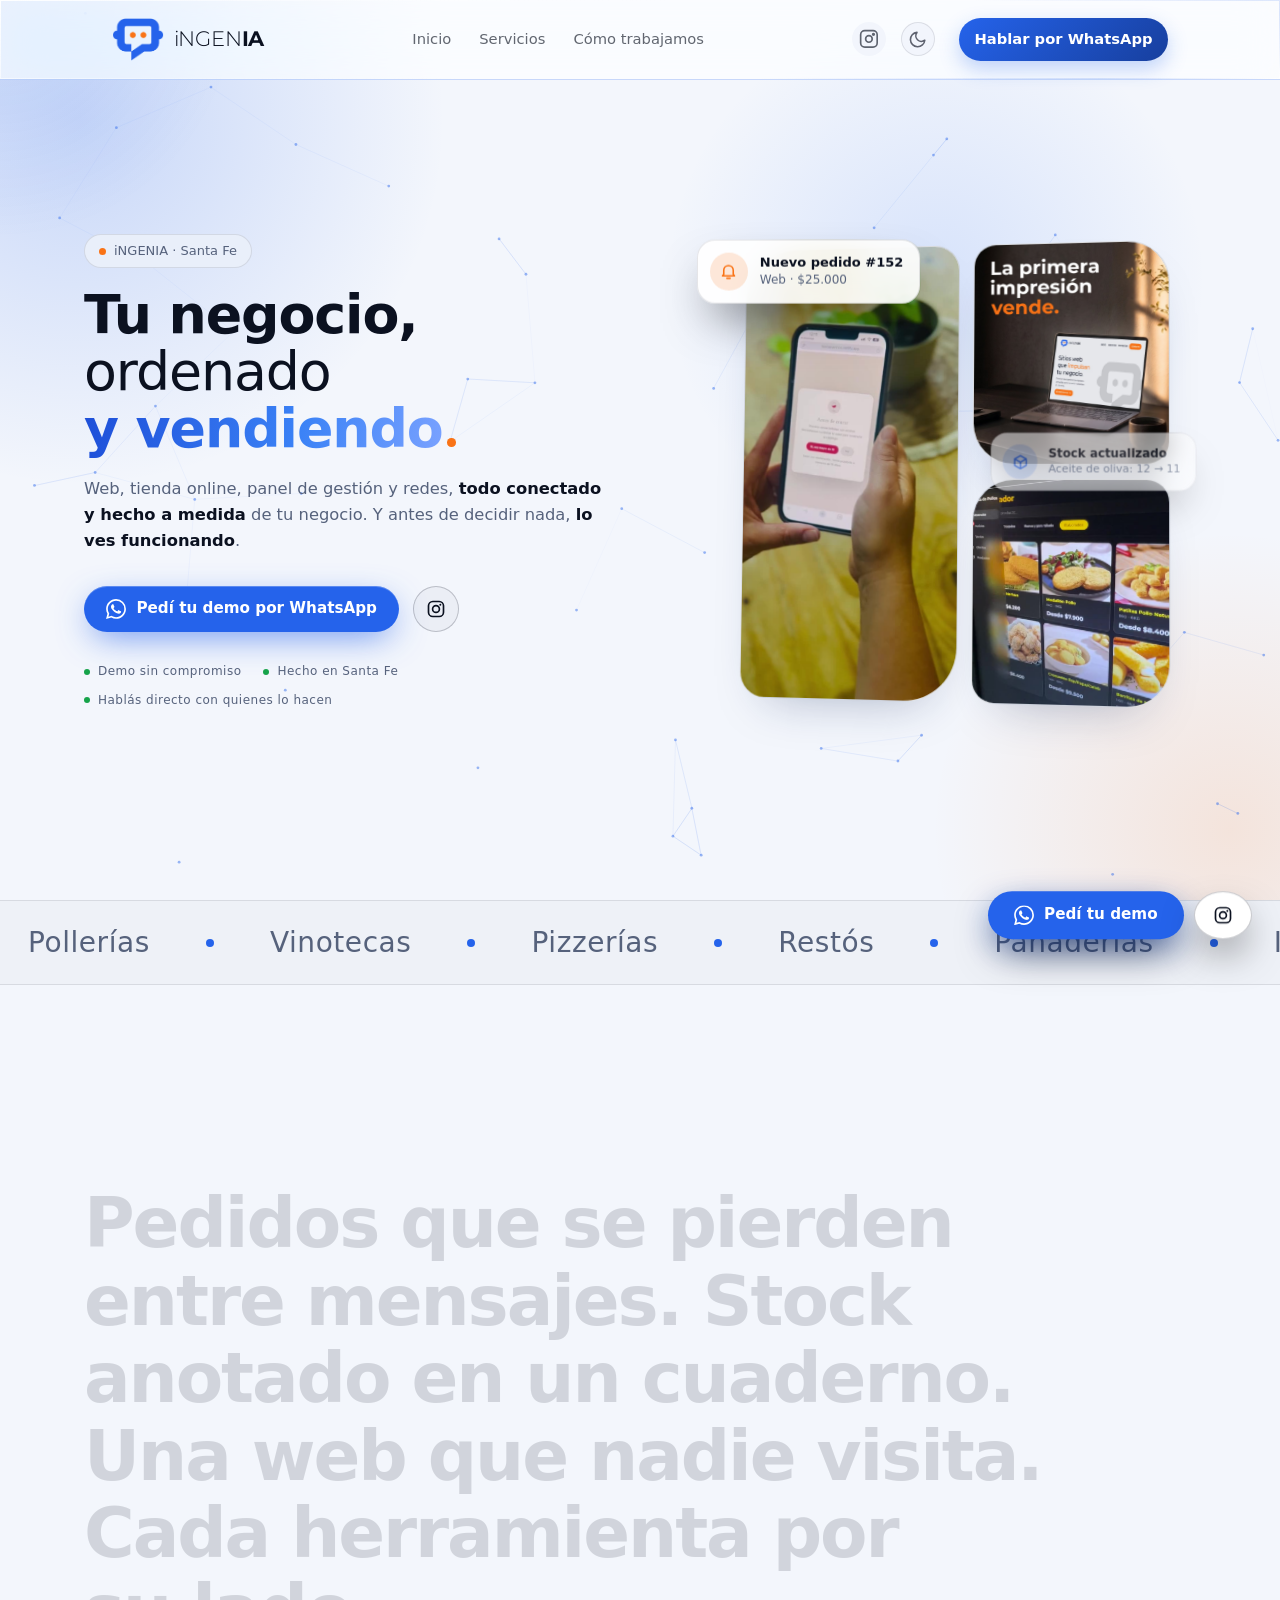
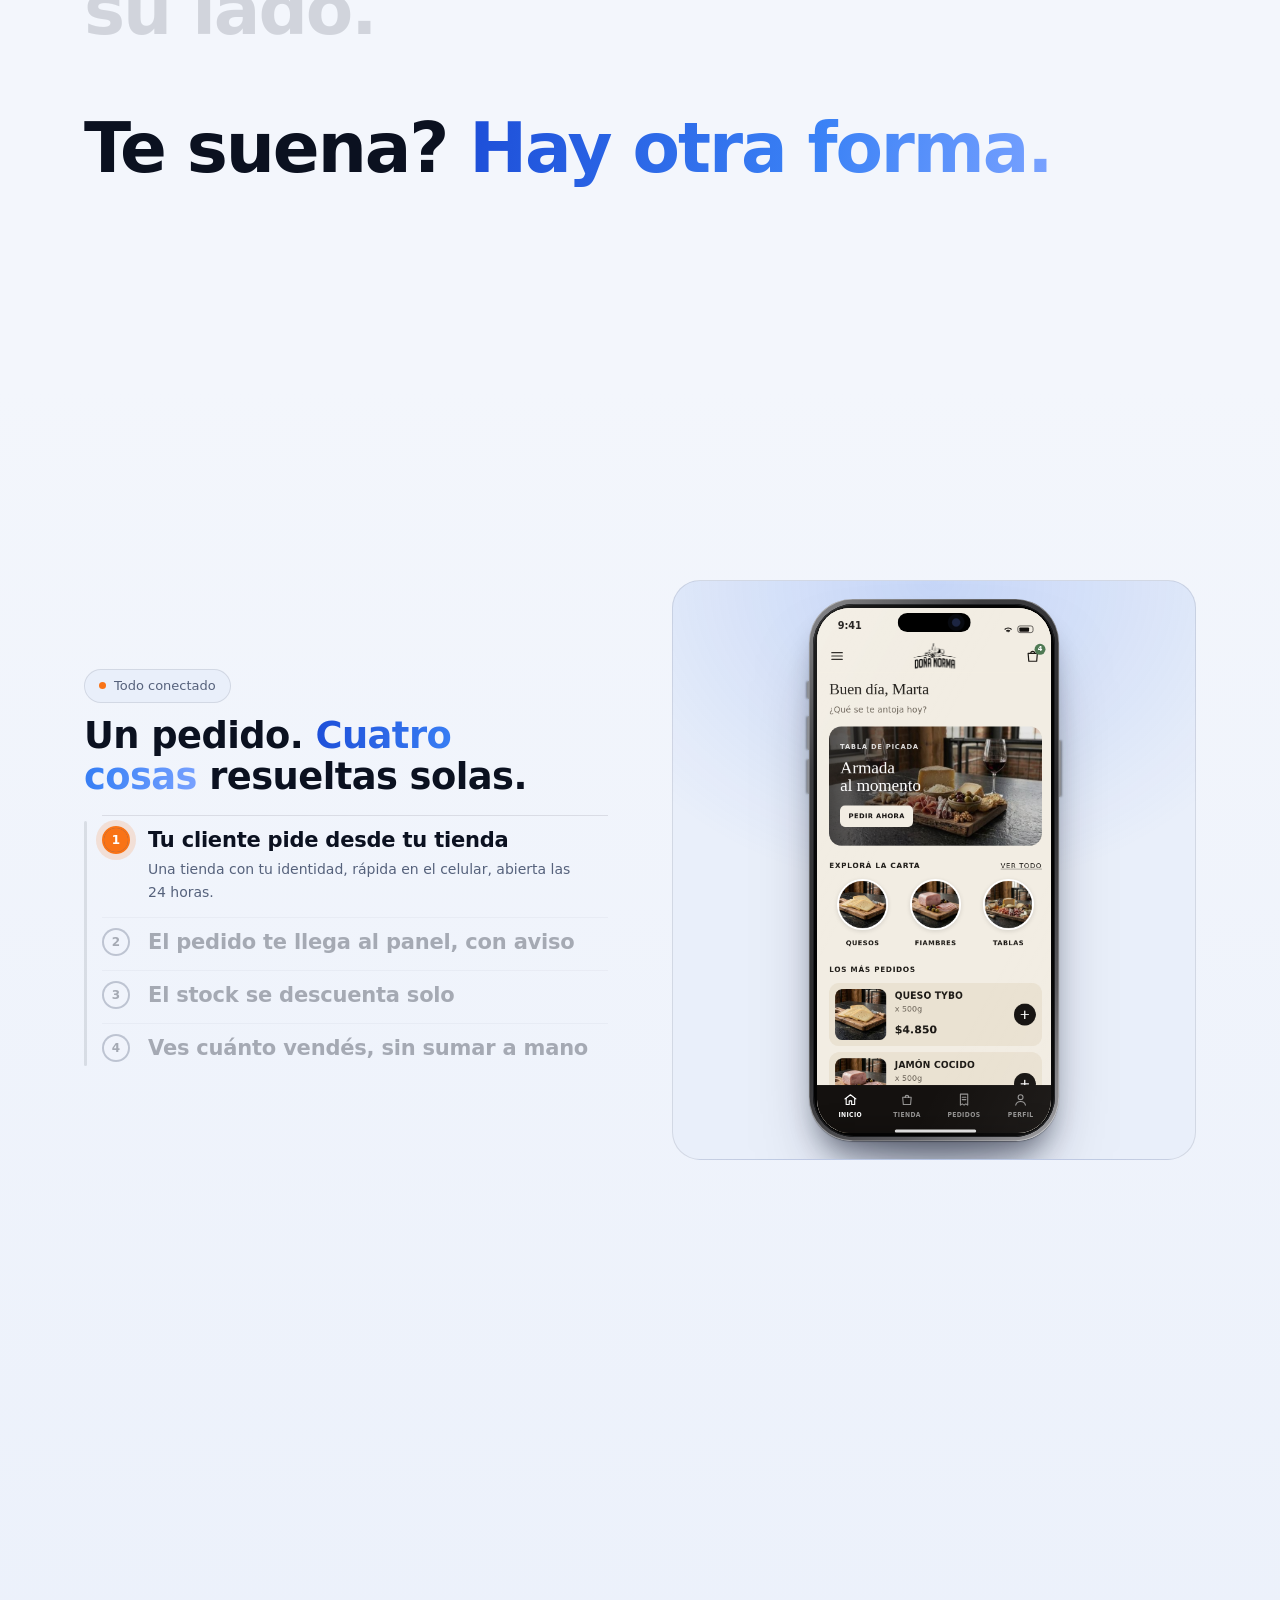
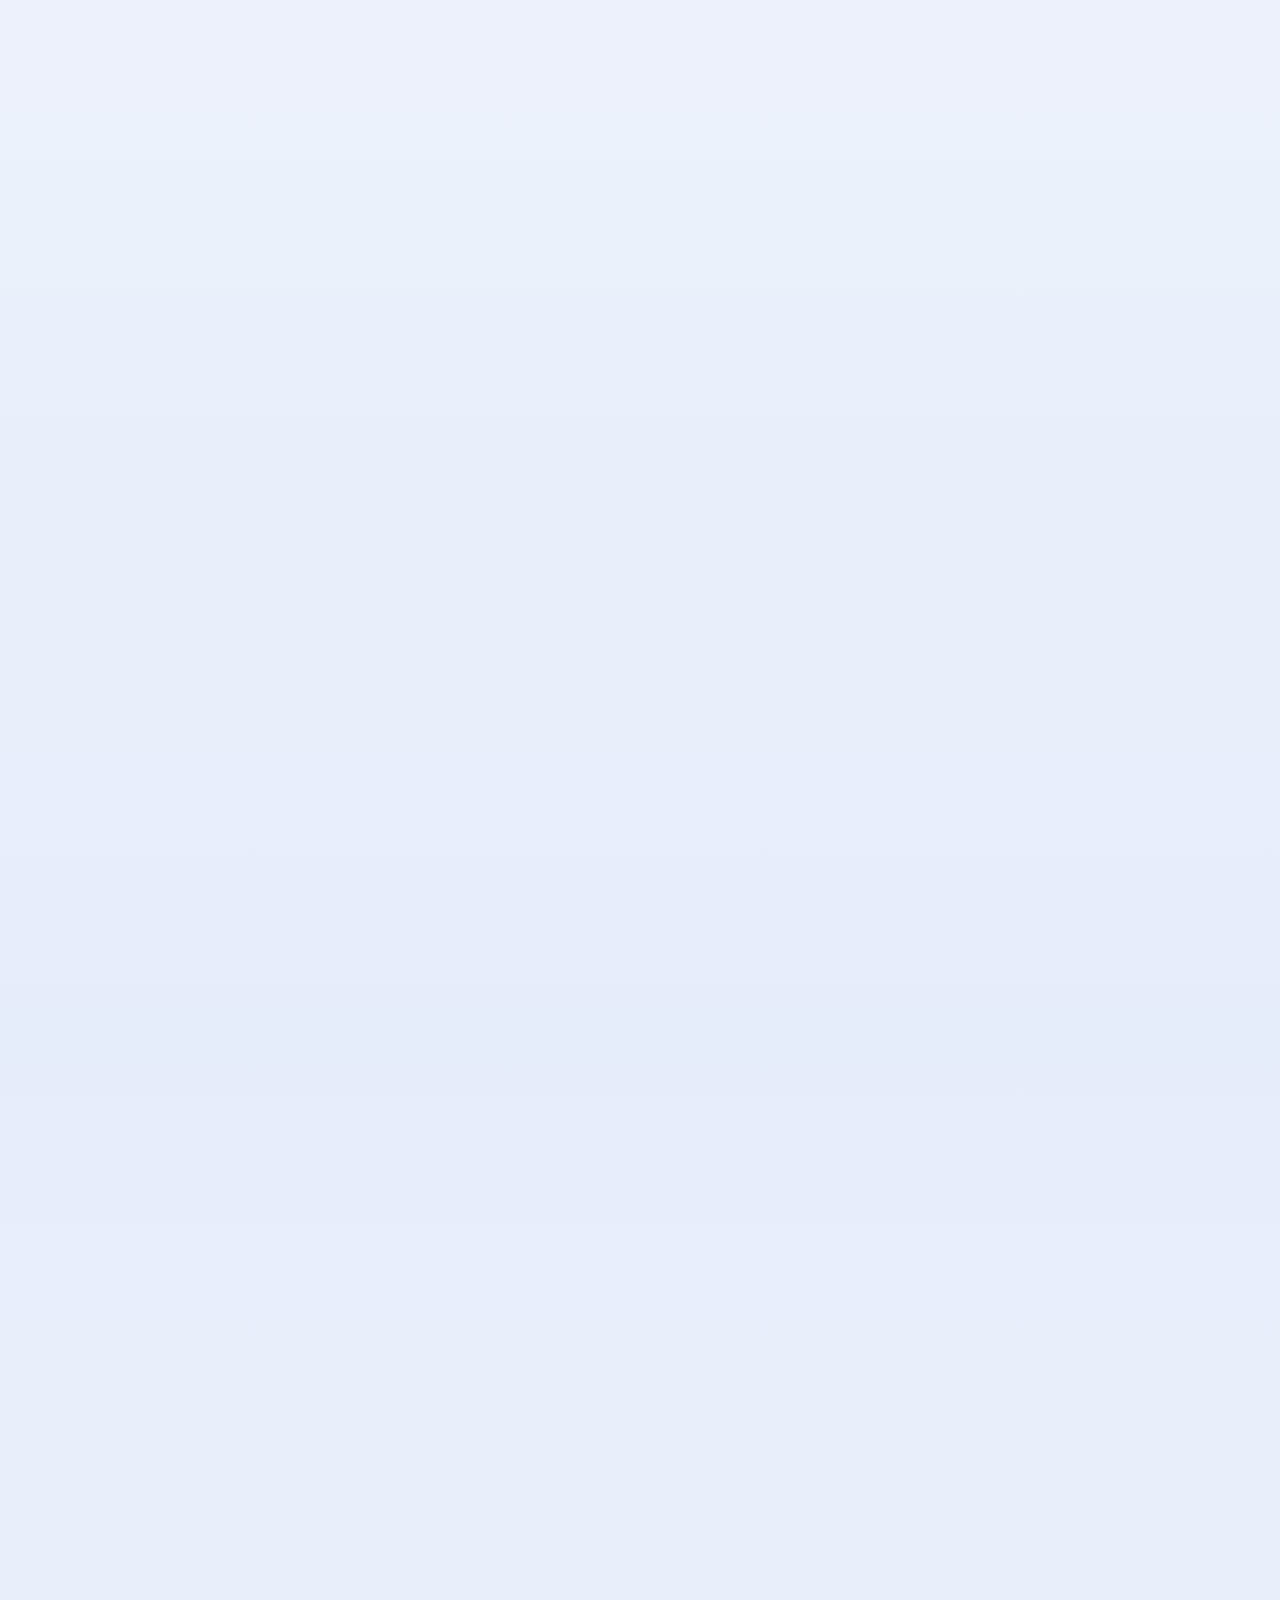
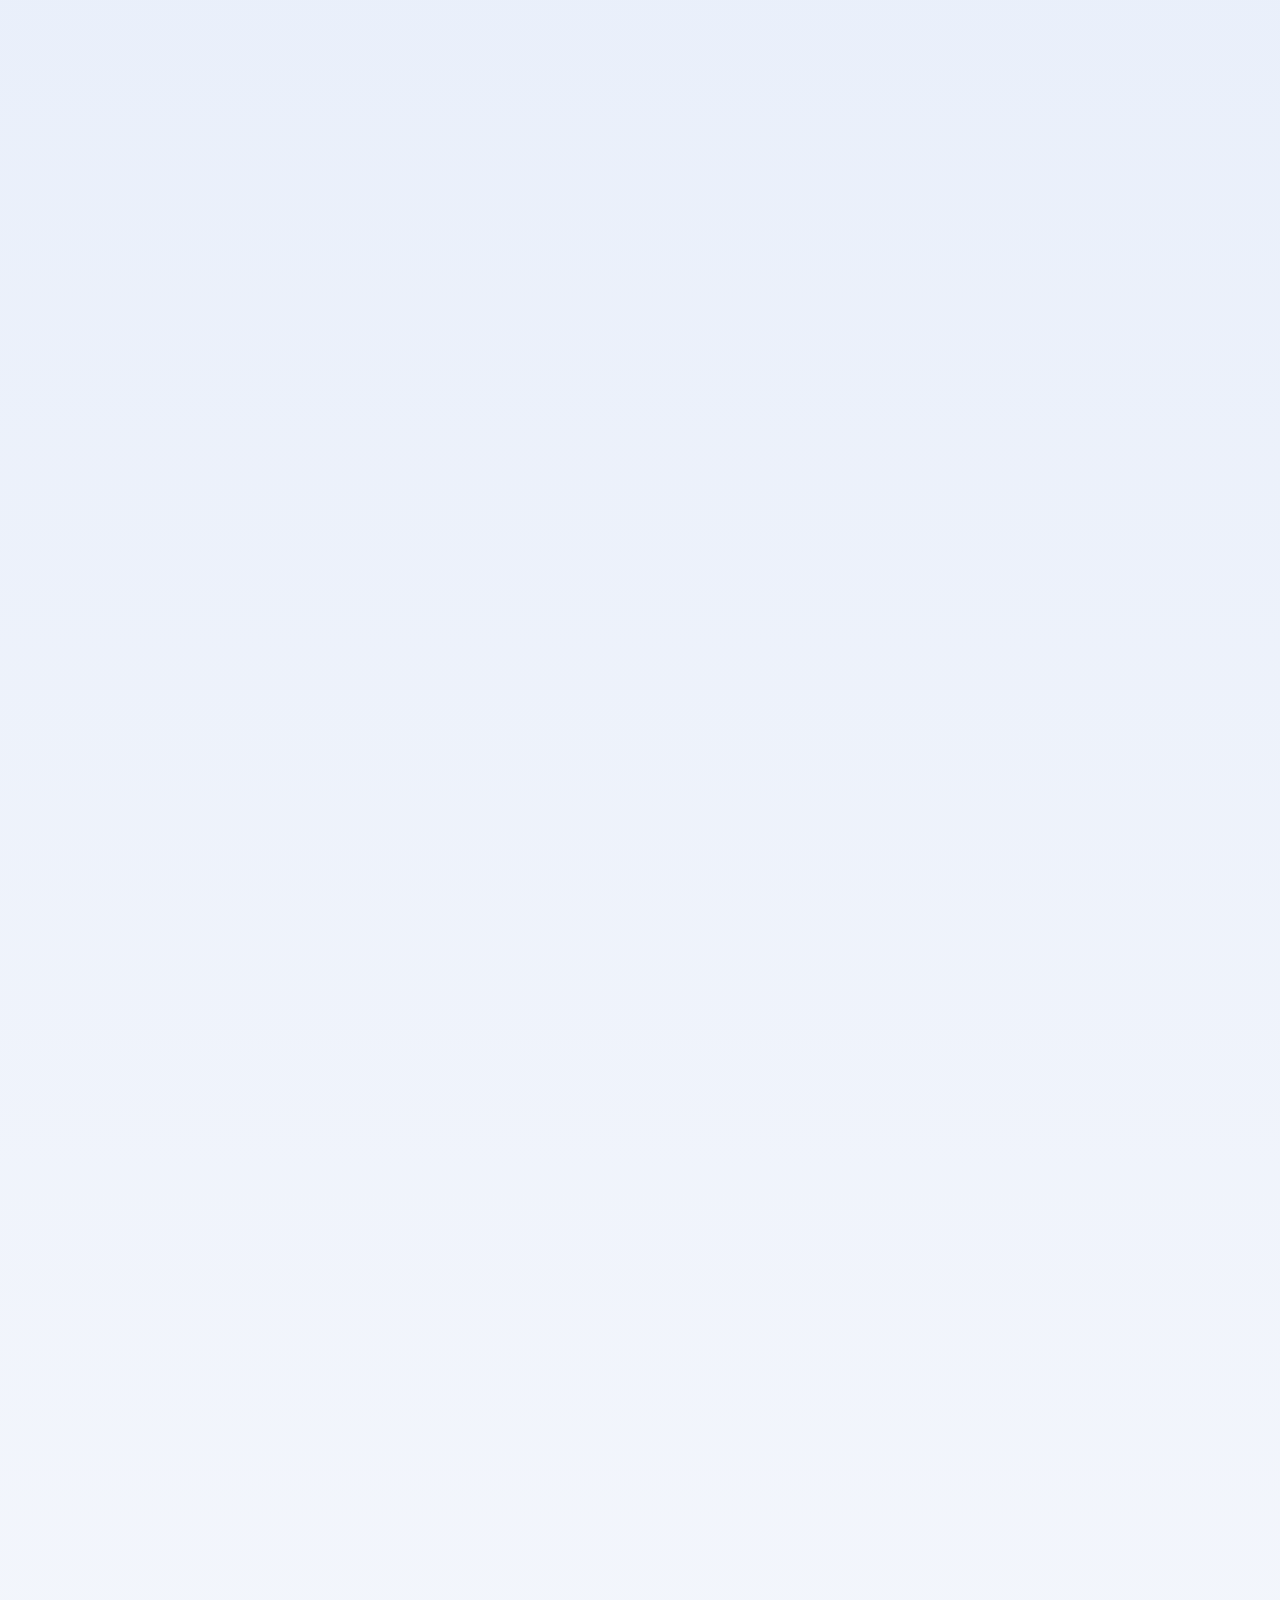
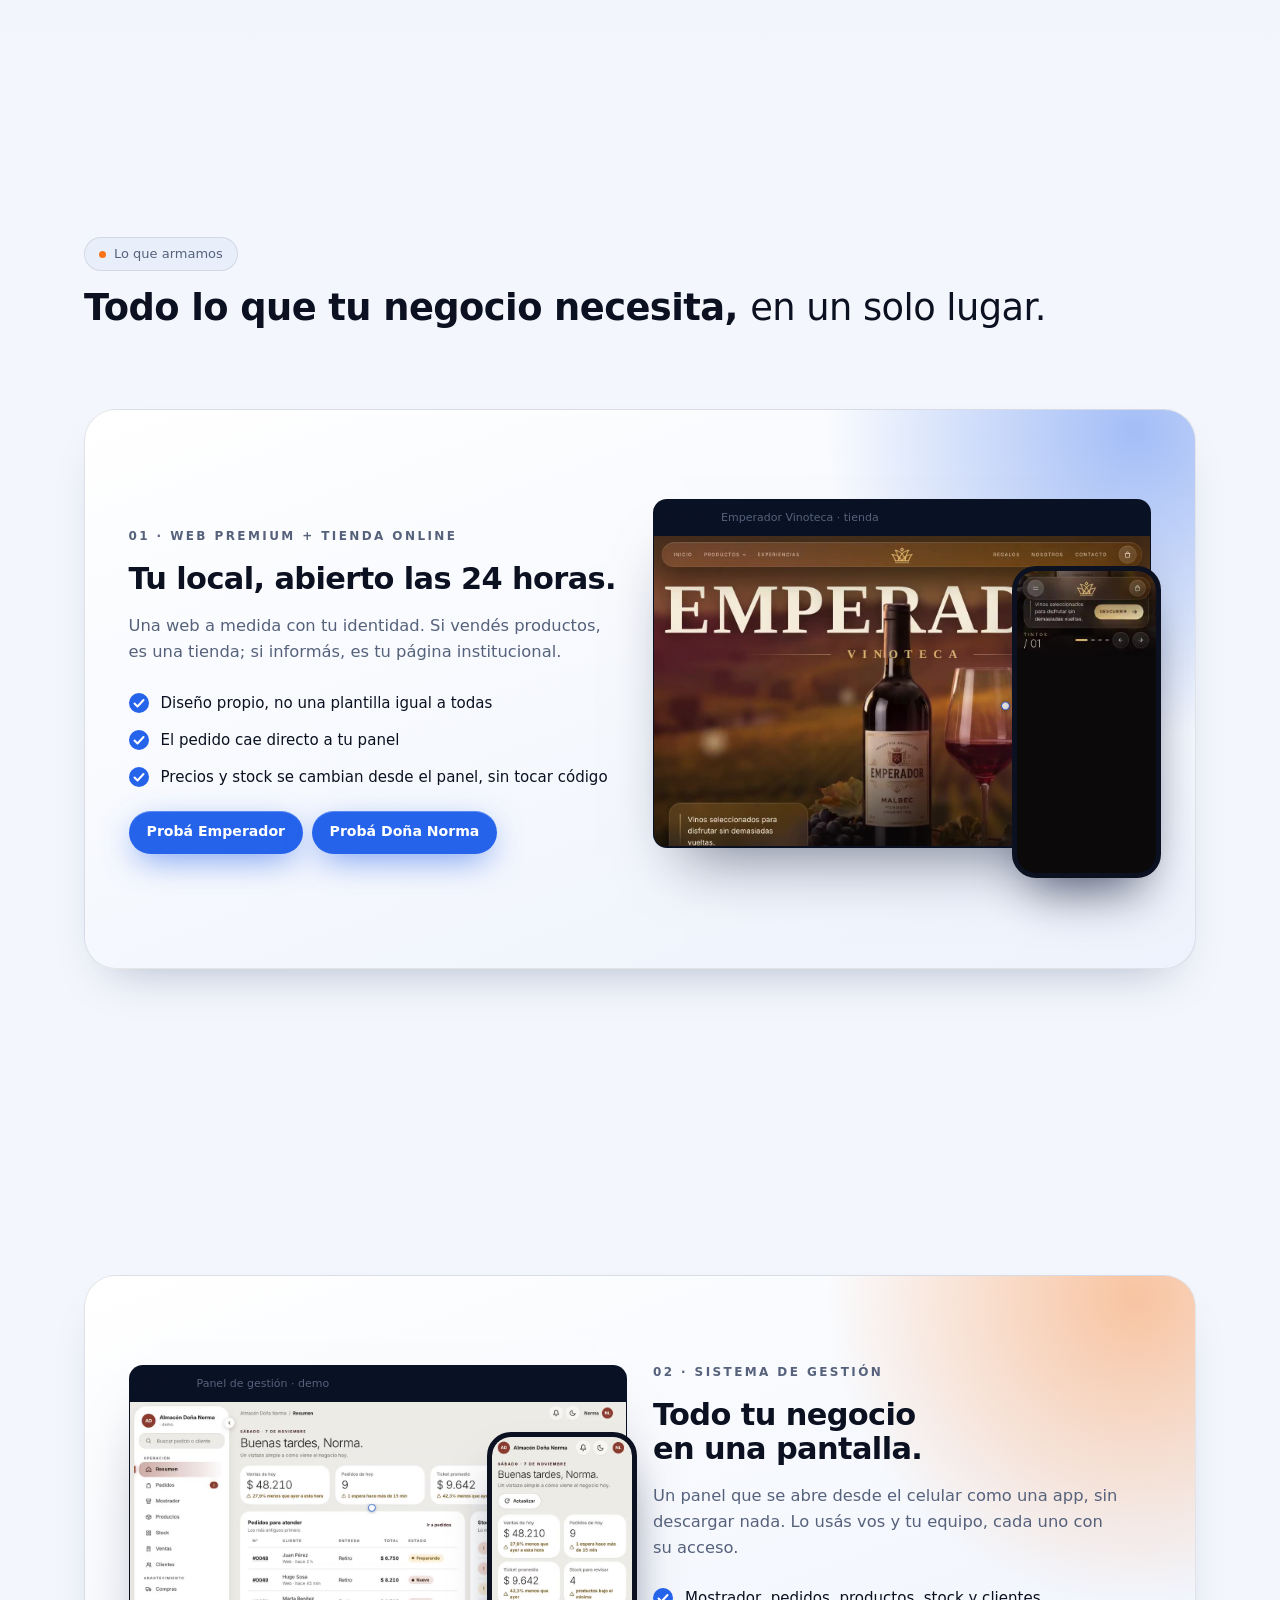
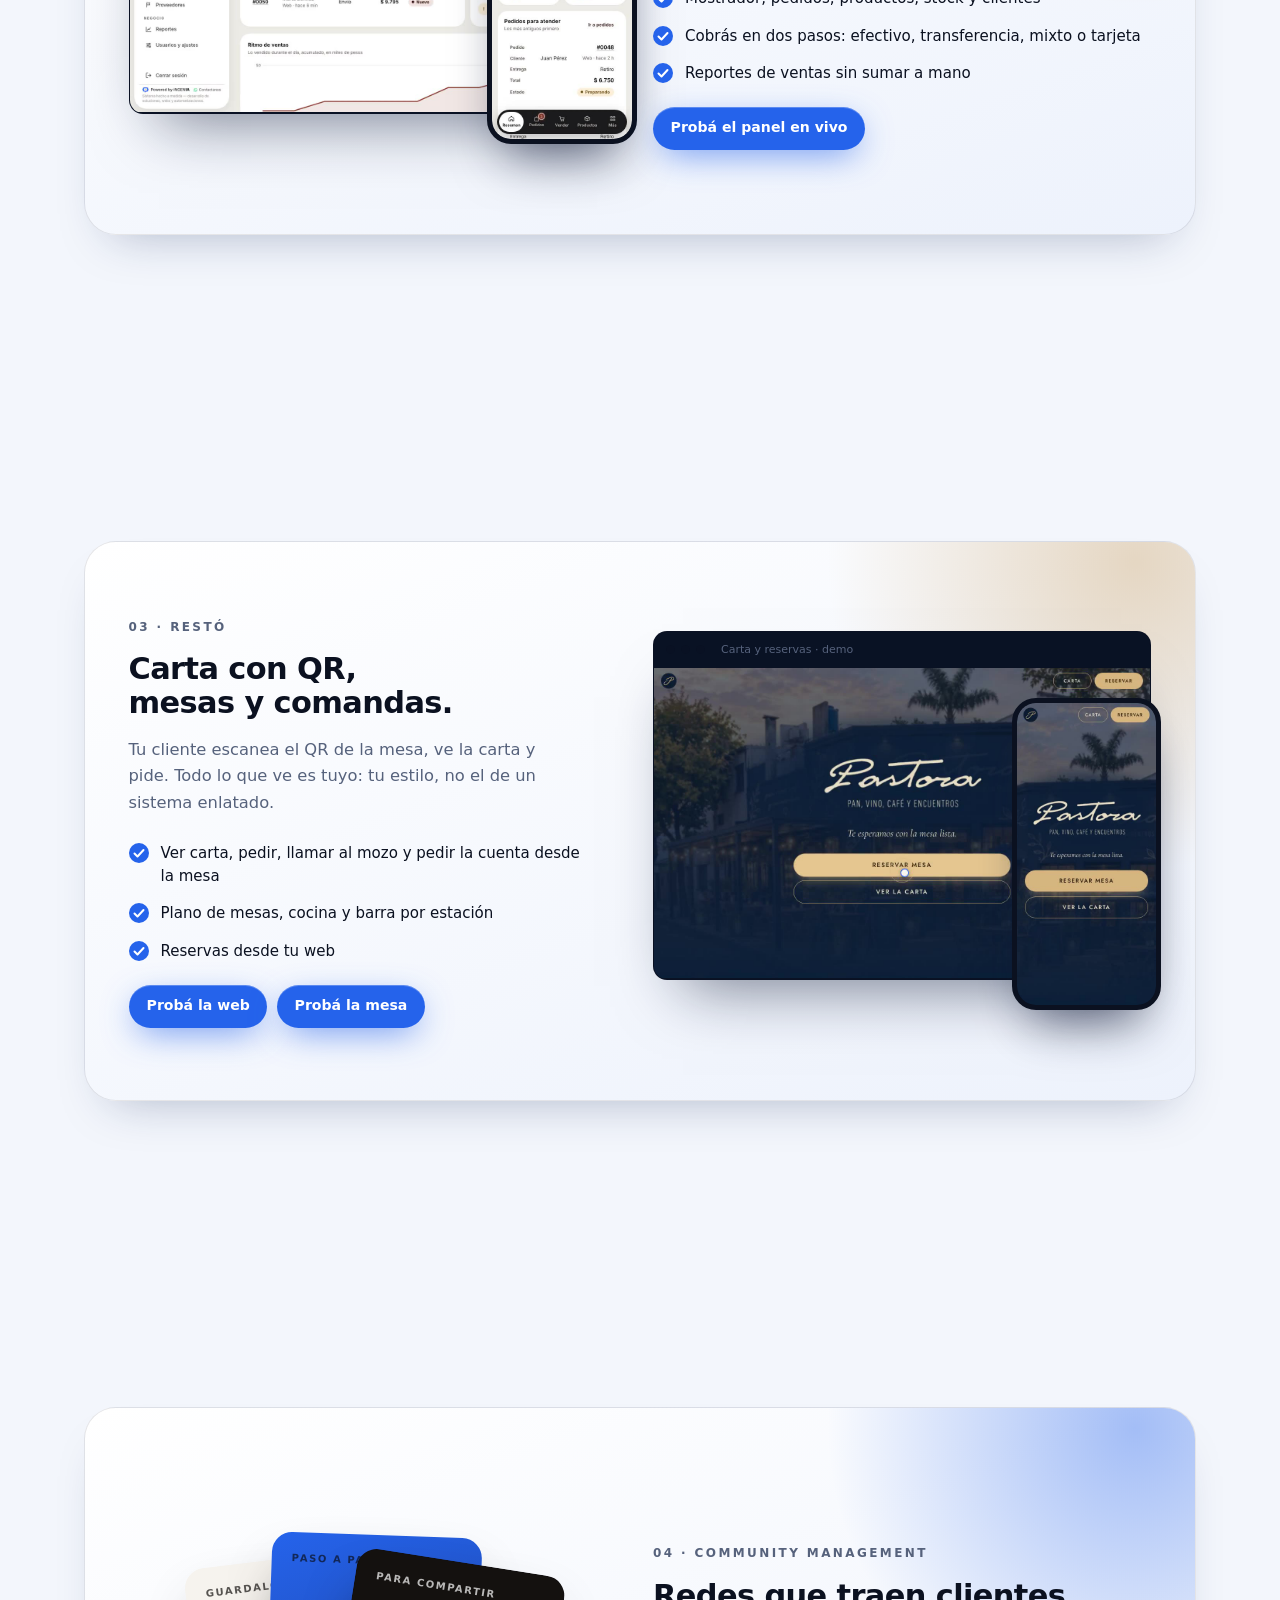
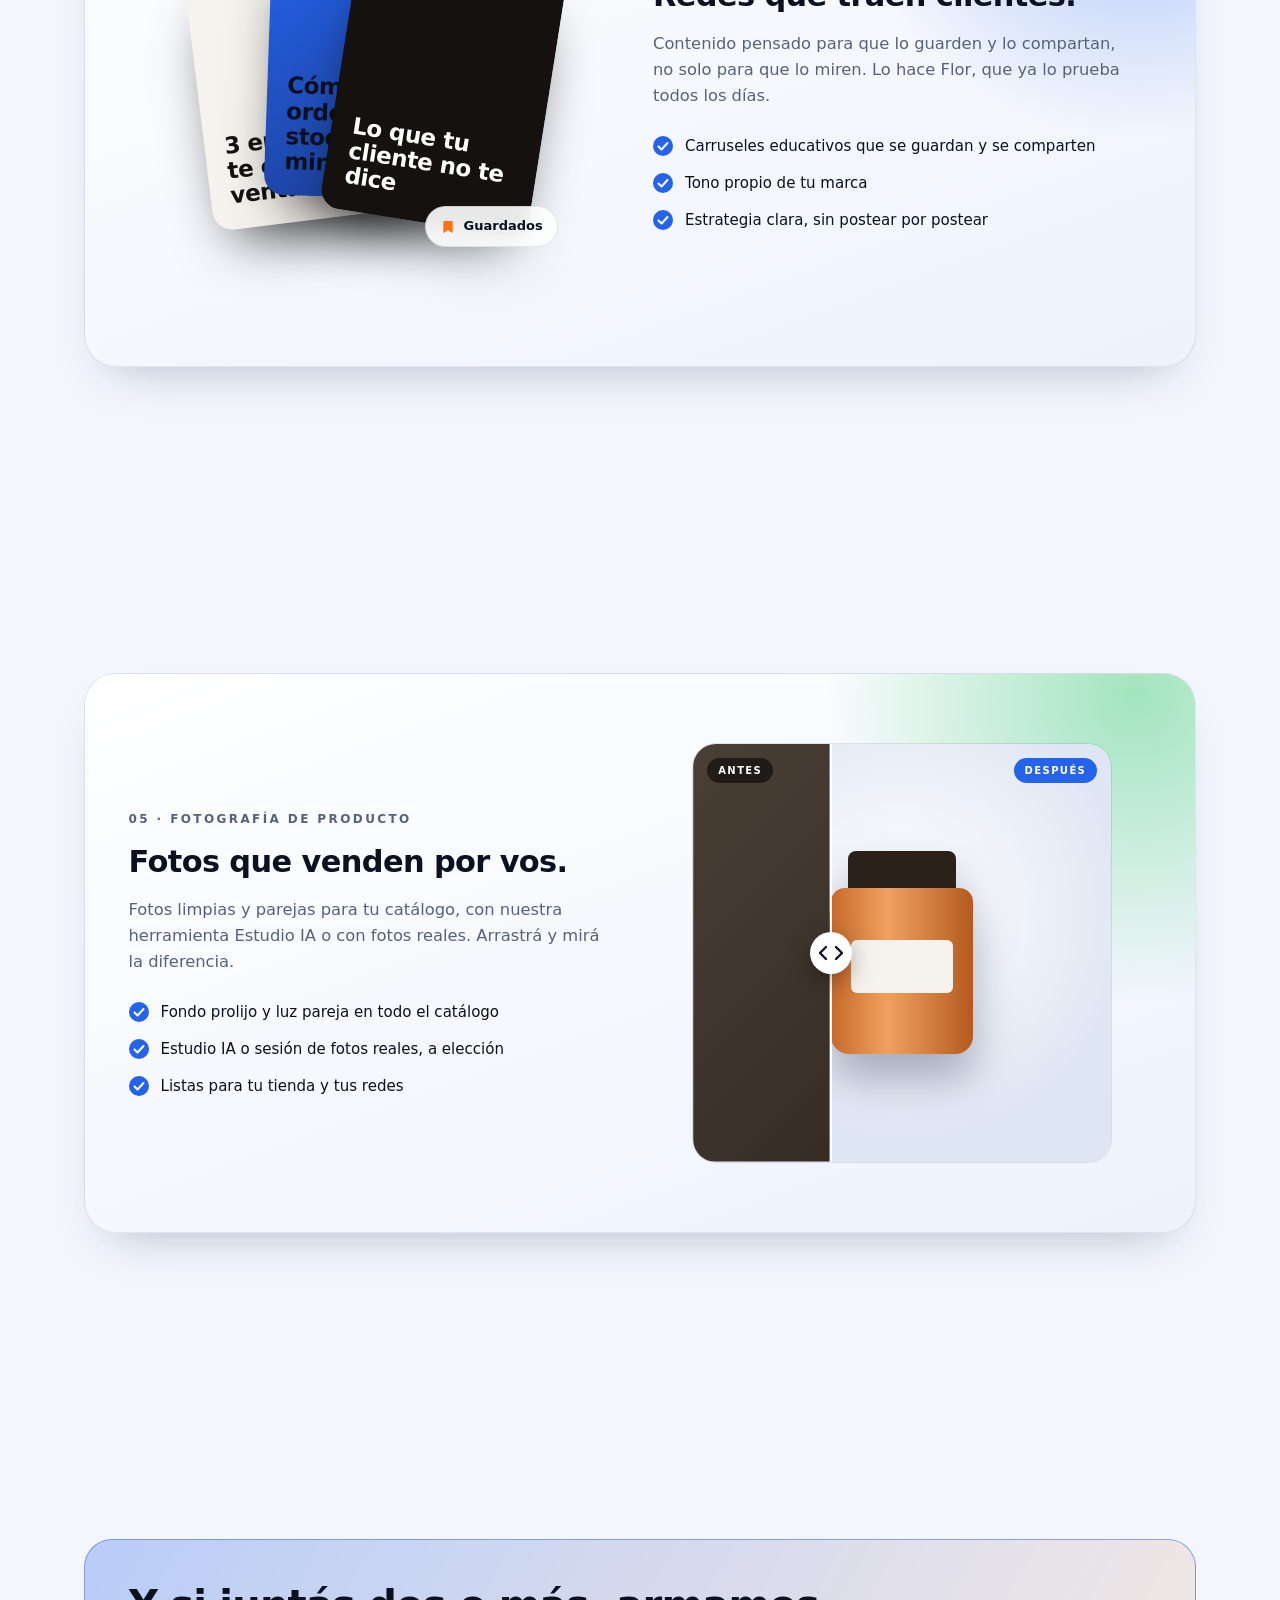
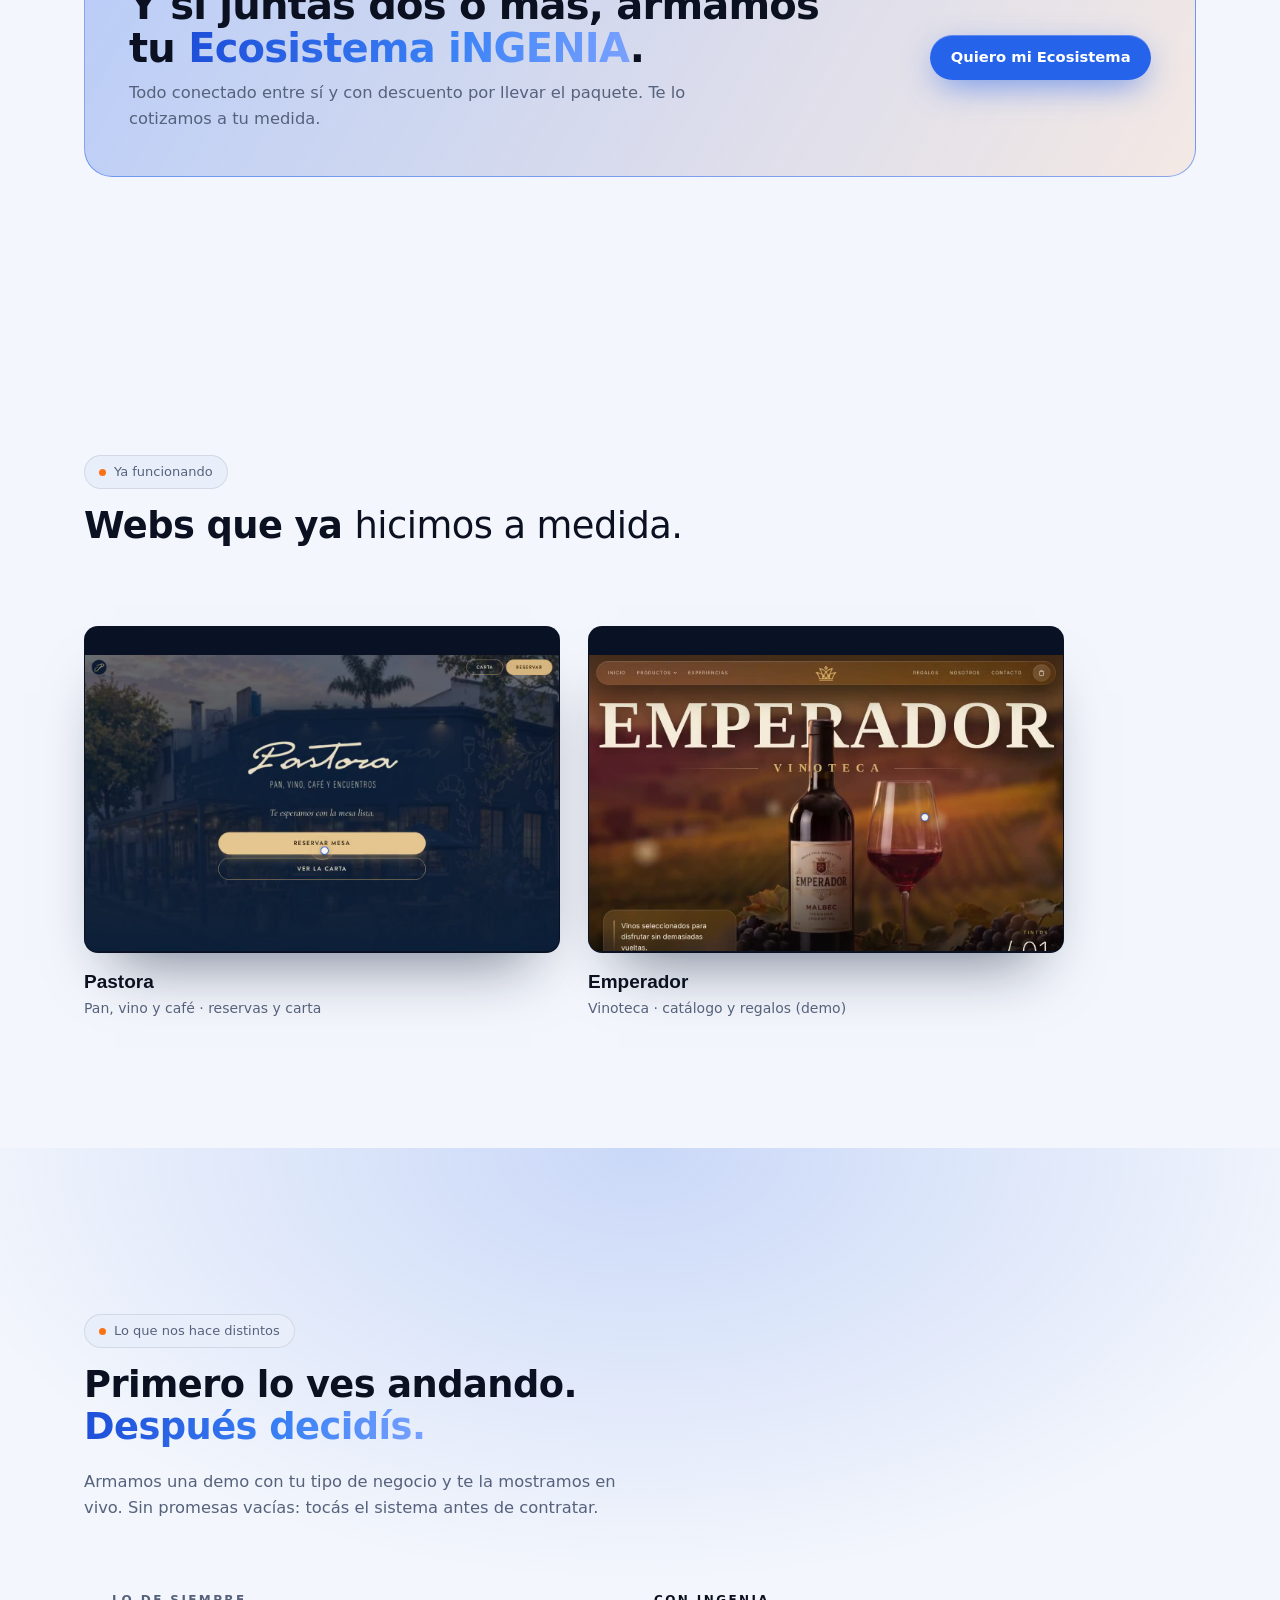
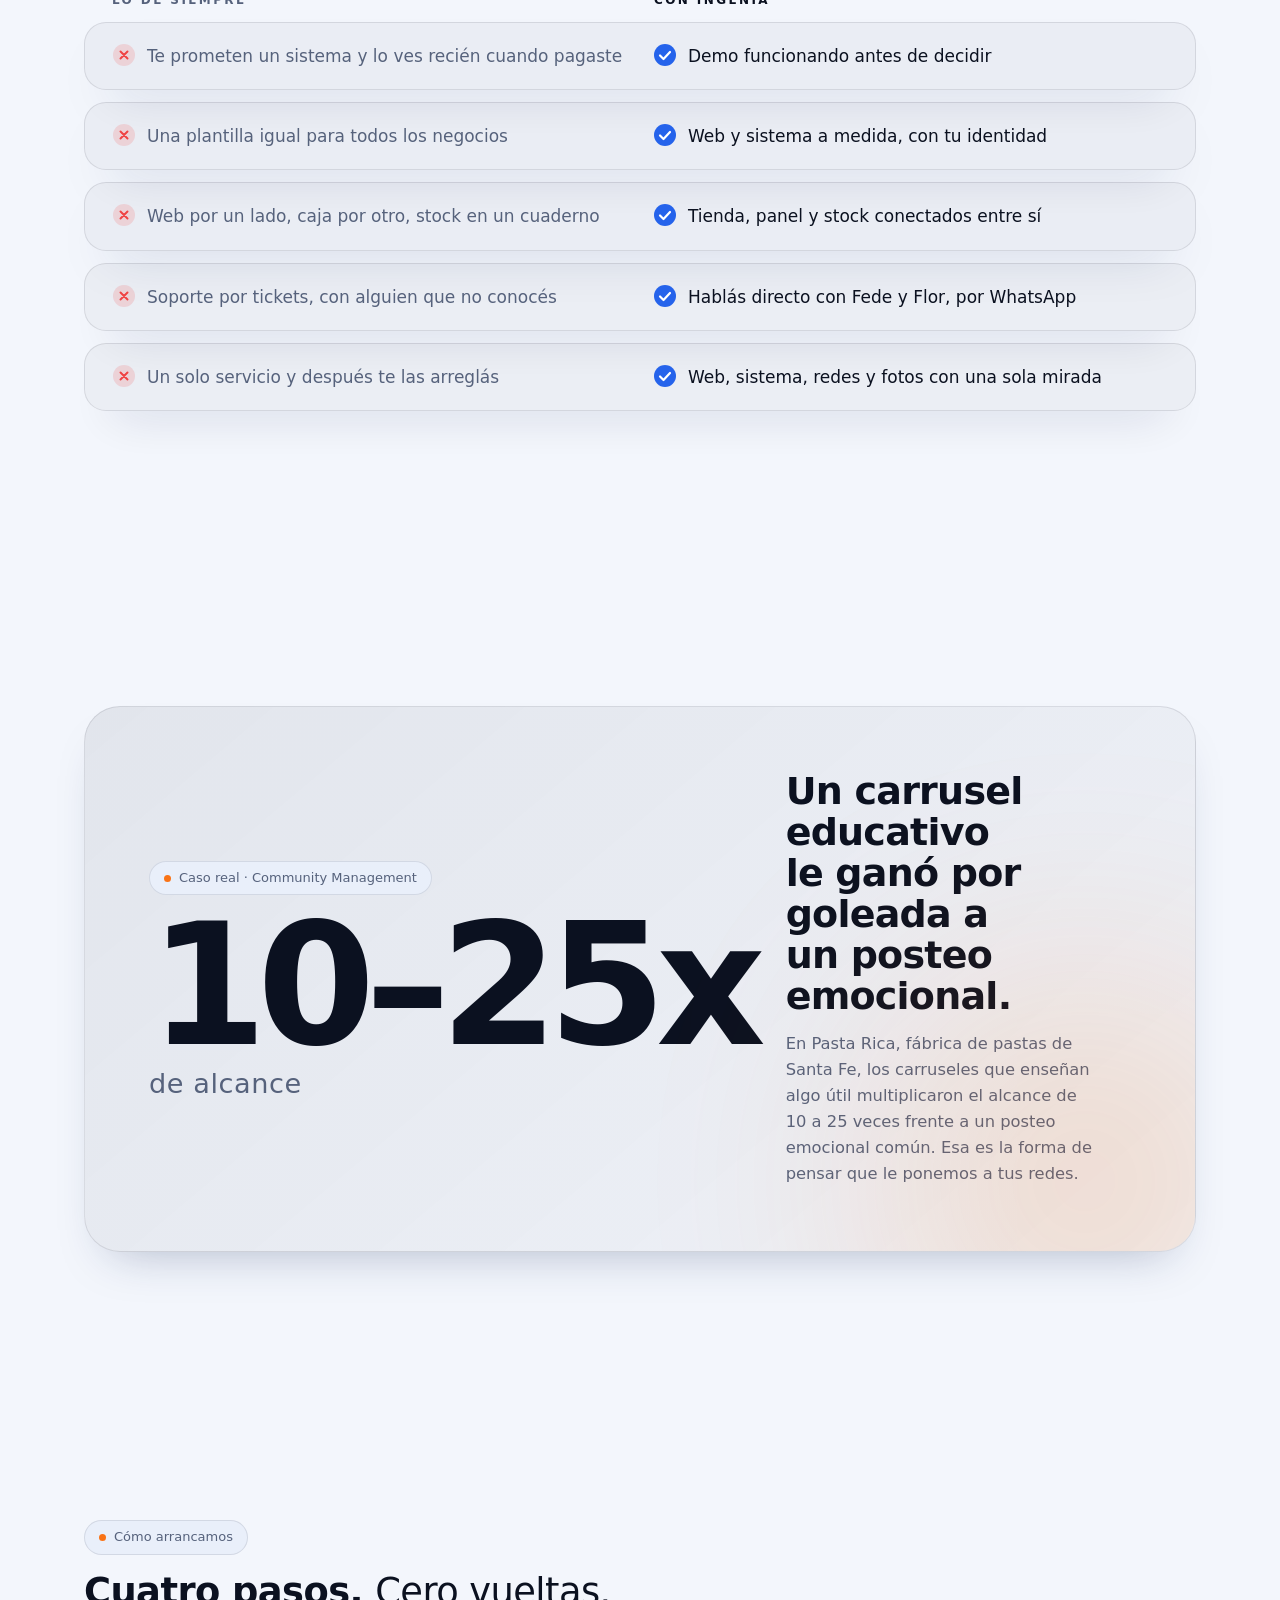
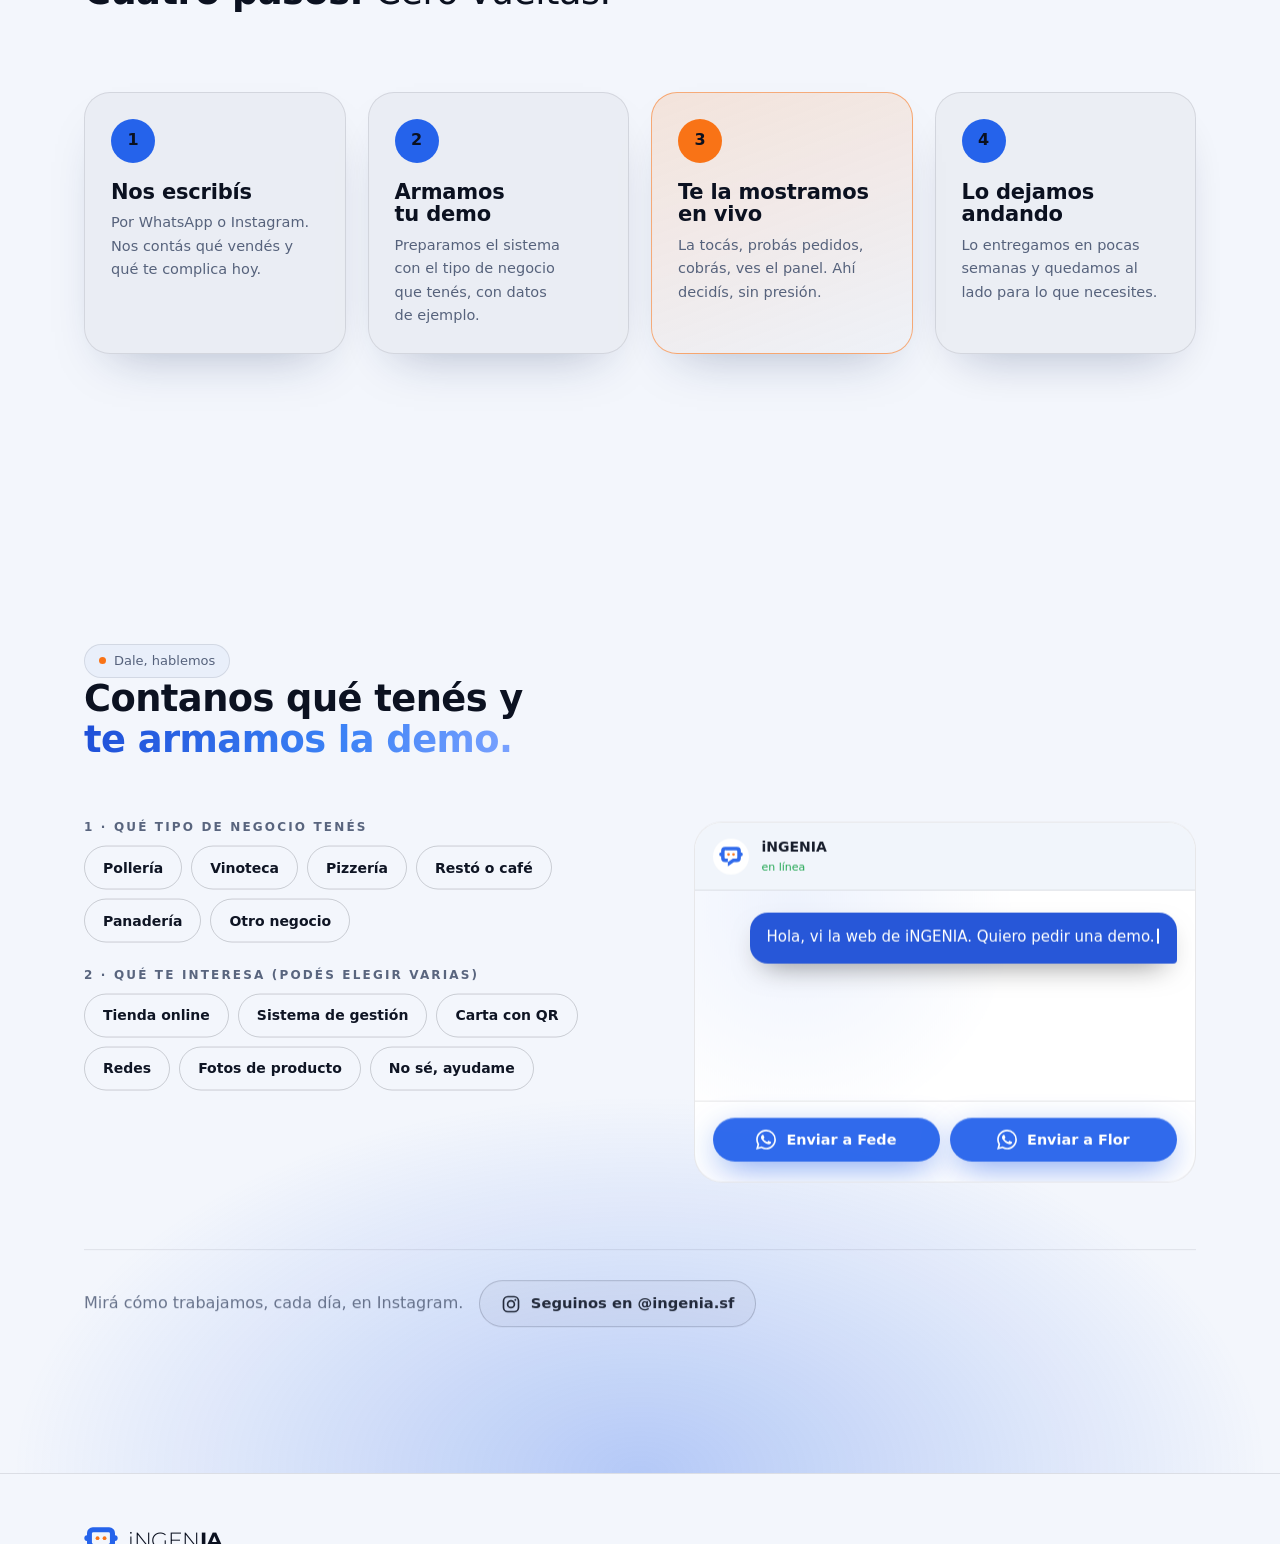
<file: index.html>
<!doctype html>
<html lang="es-AR">
<head>
<meta charset="utf-8">
<meta name="viewport" content="width=device-width,initial-scale=1,viewport-fit=cover">
<title>iNGENIA · Tiendas online, paneles de gestión y redes para negocios de Santa Fe</title>
<meta name="description" content="Armamos la web, la tienda online y el panel de gestión de tu negocio, todo conectado y a medida. Primero lo ves andando, después decidís. Santa Fe, Argentina.">
<meta name="theme-color" content="#F3F6FC" id="tc">
<meta property="og:title" content="iNGENIA · Tu negocio, ordenado y vendiendo">
<meta property="og:description" content="Web, tienda online, panel de gestión y redes. Todo conectado. Pedí tu demo por WhatsApp.">
<meta property="og:type" content="website">
<meta property="og:image" content="img/og.png">
<link rel="icon" href="img/favicon.svg" type="image/svg+xml">
<link rel="preconnect" href="https://api.fontshare.com" crossorigin>
<link href="https://api.fontshare.com/v2/css?f[]=general-sans@500,600,700&display=swap" rel="stylesheet">
<link rel="stylesheet" href="css/site.css?v=1794230248">
<script>document.documentElement.classList.add('js');try{var _t=localStorage.getItem('ingenia_theme');document.documentElement.setAttribute('data-theme',_t==='dark'?'dark':'light')}catch(e){document.documentElement.setAttribute('data-theme','light')}if('scrollRestoration' in history)history.scrollRestoration='manual';</script>
</head>
<body>

<!-- sprites -->
<svg width="0" height="0" style="position:absolute" aria-hidden="true">
  <defs>
    <symbol id="iso" viewBox="100 310 880 730">
      <path fill="currentColor" fill-rule="evenodd" d="M328 317H752A150 150 0 0 1 902 467V729A150 150 0 0 1 752 879H646L424 1032V879H328A150 150 0 0 1 178 729V467A150 150 0 0 1 328 317ZM345 443H733A38 38 0 0 1 771 481V714A38 38 0 0 1 733 752H609L424 879V752H345A38 38 0 0 1 305 714V481A38 38 0 0 1 345 443Z"/>
      <ellipse fill="currentColor" cx="178" cy="596" rx="70" ry="75"/><ellipse fill="currentColor" cx="902" cy="596" rx="70" ry="75"/>
      <circle fill="#F97316" cx="450" cy="598" r="50"/><circle fill="#F97316" cx="632" cy="598" r="50"/>
    </symbol>
    <symbol id="i-wa" viewBox="0 0 24 24"><path fill="currentColor" d="M17.472 14.382c-.297-.149-1.758-.867-2.03-.967-.273-.099-.471-.148-.67.15-.197.297-.767.966-.94 1.164-.173.199-.347.223-.644.075-.297-.15-1.255-.463-2.39-1.475-.883-.788-1.48-1.761-1.653-2.059-.173-.297-.018-.458.13-.606.134-.133.298-.347.446-.52.149-.174.198-.298.298-.497.099-.198.05-.371-.025-.52-.075-.149-.669-1.612-.916-2.207-.242-.579-.487-.5-.669-.51-.173-.008-.371-.01-.57-.01-.198 0-.52.074-.792.372-.272.297-1.04 1.016-1.04 2.479 0 1.462 1.065 2.875 1.213 3.074.149.198 2.096 3.2 5.077 4.487.709.306 1.262.489 1.694.625.712.227 1.36.195 1.871.118.571-.085 1.758-.719 2.006-1.413.248-.694.248-1.289.173-1.413-.074-.124-.272-.198-.57-.347m-5.421 7.403h-.004a9.87 9.87 0 01-5.031-1.378l-.361-.214-3.741.982.998-3.648-.235-.374a9.86 9.86 0 01-1.51-5.26c.001-5.45 4.436-9.884 9.888-9.884 2.64 0 5.122 1.03 6.988 2.898a9.825 9.825 0 012.893 6.994c-.003 5.45-4.437 9.884-9.885 9.884m8.413-18.297A11.815 11.815 0 0012.05 0C5.495 0 .16 5.335.157 11.892c0 2.096.547 4.142 1.588 5.945L.057 24l6.305-1.654a11.882 11.882 0 005.683 1.448h.005c6.554 0 11.89-5.335 11.893-11.893a11.821 11.821 0 00-3.48-8.413z"/></symbol>
    <symbol id="i-ig" viewBox="0 0 24 24"><rect x="3" y="3" width="18" height="18" rx="5.2" fill="none" stroke="currentColor" stroke-width="2"/><circle cx="12" cy="12" r="4.1" fill="none" stroke="currentColor" stroke-width="2"/><circle cx="17.2" cy="6.8" r="1.2" fill="currentColor"/></symbol>
    <symbol id="i-bell" viewBox="0 0 24 24"><path fill="none" stroke="currentColor" stroke-width="2" stroke-linecap="round" stroke-linejoin="round" d="M6 16V11a6 6 0 1 1 12 0v5l1.6 2H4.4L6 16ZM10 21h4"/></symbol>
    <symbol id="i-box" viewBox="0 0 24 24"><path fill="none" stroke="currentColor" stroke-width="2" stroke-linejoin="round" stroke-linecap="round" d="M12 3l8 4.5v9L12 21l-8-4.5v-9L12 3Zm0 9l8-4.5M12 12v9M12 12L4 7.5"/></symbol>
    <symbol id="i-cash" viewBox="0 0 24 24"><path fill="none" stroke="currentColor" stroke-width="2" stroke-linecap="round" stroke-linejoin="round" d="M3 17l5-5 4 4 8-9M15 7h5v5"/></symbol>
    <symbol id="i-heart" viewBox="0 0 24 24"><path fill="currentColor" d="M6 3h12a1 1 0 0 1 1 1v17l-7-4-7 4V4a1 1 0 0 1 1-1Z"/></symbol>
    <symbol id="i-moon" viewBox="0 0 24 24"><path fill="none" stroke="currentColor" stroke-width="2" stroke-linecap="round" stroke-linejoin="round" d="M21 12.8A9 9 0 1 1 11.2 3a7 7 0 0 0 9.8 9.8Z"/></symbol>
    <symbol id="i-sun" viewBox="0 0 24 24"><g fill="none" stroke="currentColor" stroke-width="2" stroke-linecap="round"><circle cx="12" cy="12" r="4"/><path d="M12 2v2M12 20v2M4.9 4.9l1.4 1.4M17.7 17.7l1.4 1.4M2 12h2M20 12h2M4.9 19.1l1.4-1.4M17.7 6.3l1.4-1.4"/></g></symbol>
    <symbol id="i-x" viewBox="0 0 24 24"><path fill="none" stroke="currentColor" stroke-width="2.4" stroke-linecap="round" d="M5 5l14 14M19 5L5 19"/></symbol>
  </defs>
</svg>

<div id="prog"></div>
<div id="glow"></div>

<div id="pre" aria-hidden="true">
  <svg class="iso" viewBox="0 0 880 730" style="color:#2563EB"><use href="#iso" width="880" height="730"/></svg>
</div>

<!-- NAV -->
<header class="site glass" id="nav">
  <div class="shell site-nav">
    <a class="brand" href="#inicio" aria-label="iNGENIA, inicio">
      <img src="img/logo-header.png" alt="">
      <span class="wordmark"><span class="wm-light">iNGEN</span><span class="wm-bold">IA</span></span>
    </a>
    <nav class="nav-links" aria-label="Secciones">
      <a href="#inicio">Inicio</a>
      <a href="#servicios">Servicios</a>
      <a href="#proceso">Cómo trabajamos</a>
    </nav>
    <div class="nav-right">
      <a class="ig-link" href="https://www.instagram.com/ingenia.sf" target="_blank" rel="noopener" aria-label="Instagram de INGENIA">
        <svg width="17" height="17" viewBox="0 0 24 24" fill="none" stroke="currentColor" stroke-width="2"><rect x="2" y="2" width="20" height="20" rx="5"/><circle cx="12" cy="12" r="4"/><circle cx="17.5" cy="6.5" r="1"/></svg>
      </a>
      <button type="button" class="theme-btn" id="themeBtn" aria-label="Pasar a modo noche" title="Modo noche"><svg><use href="#i-moon"/></svg></button>
      <button type="button" class="btn" data-contact>Hablar por WhatsApp</button>
    </div>
  </div>
</header>

<main>
<!-- HERO -->
<section class="hero" id="inicio">
  <div class="bg"><div class="blob a"></div><div class="blob b"></div><div class="blob c"></div><canvas id="cv"></canvas></div>
  <div class="wrap">
    <div class="hero-t">
      <p class="kicker" data-in>iNGENIA · Santa Fe</p>
      <h1 aria-label="Tu negocio, ordenado y vendiendo.">
        <span class="ln"><span>Tu negocio,</span></span>
        <span class="ln"><span class="light">ordenado</span></span>
        <span class="ln"><span><span class="grad">y vendiendo</span><span class="live-dot" aria-hidden="true"></span></span></span>
      </h1>
      <p class="lead" data-in>Web, tienda online, panel de gestión y redes, <b>todo conectado y hecho a medida</b> de tu negocio. Y antes de decidir nada, <b>lo ves funcionando</b>.</p>
      <div class="row" data-in>
        <button class="btn btn-p btn-l" data-contact><svg><use href="#i-wa"/></svg>Pedí tu demo por WhatsApp</button>
        <a class="btn btn-g btn-l btn-ico" href="https://instagram.com/ingenia.sf" target="_blank" rel="noopener" aria-label="Instagram @ingenia.sf"><svg><use href="#i-ig"/></svg></a>
      </div>
      <div class="trust" data-in><span><i></i>Demo sin compromiso</span><span><i></i>Hecho en Santa Fe</span><span><i></i>Hablás directo con quienes lo hacen</span></div>
    </div>

    <div class="hv" id="hv" aria-hidden="true">
      <div class="gal" id="hphone">
        <div class="g-cell g-large"><video class="g-media" autoplay muted loop playsinline preload="metadata" poster="img/hero/producto-video-1-poster.jpg"><source src="img/hero/producto-video-1.mp4" type="video/mp4"></video></div>
        <div class="g-cell g-top"><img class="g-media" src="img/hero/producto-foto-1.jpg" alt="" decoding="async"></div>
        <div class="g-cell g-bottom"><video class="g-media" autoplay muted loop playsinline preload="metadata" poster="img/hero/producto-video-2-poster.jpg"><source src="img/hero/producto-video-2.mp4" type="video/mp4"></video></div>
      </div>
      <div class="toast t1"><span class="ic o"><svg><use href="#i-bell"/></svg></span><div><b>Nuevo pedido #152</b><small>Web · $25.000</small></div></div>
      <div class="toast t2"><span class="ic bl"><svg><use href="#i-box"/></svg></span><div><b>Stock actualizado</b><small>Aceite de oliva: 12 → 11</small></div></div>
      <div class="toast t3"><span class="ic gr"><svg><use href="#i-cash"/></svg></span><div><b>Ventas de hoy</b><small>$184.000 · 14 pedidos</small></div></div>
    </div>
  </div>
</section>

<div class="mq" aria-hidden="true"><div class="mq-t">
  <span>Pollerías</span><span>Vinotecas</span><span>Pizzerías</span><span>Restós</span><span>Panaderías</span><span>Imprentas</span><span>Almacenes</span><span>Cafeterías</span>
  <span>Pollerías</span><span>Vinotecas</span><span>Pizzerías</span><span>Restós</span><span>Panaderías</span><span>Imprentas</span><span>Almacenes</span><span>Cafeterías</span>
</div></div>

<!-- PROBLEMA -->
<section class="prob" id="problema">
  <div class="wrap">
    <p data-split>Pedidos que se pierden entre mensajes. Stock anotado en un cuaderno. Una web que nadie visita. Cada herramienta por su lado.</p>
    <p class="turn rv">Te suena? <span class="grad">Hay otra forma.</span></p>
  </div>
</section>

<!-- FLUJO PINEADO -->
<section class="flow" id="como">
  <div class="flow-pin" id="flowpin">
    <div class="wrap">
      <div class="flow-l">
        <p class="kicker">Todo conectado</p>
        <h2>Un pedido. <span class="grad">Cuatro cosas</span> resueltas solas.</h2>
        <ol class="caps" id="caps">
          <li class="cap on"><span class="n">1</span><h3>Tu cliente pide desde tu tienda</h3><p>Una tienda con tu identidad, rápida en el celular, abierta las 24 horas.</p></li>
          <li class="cap"><span class="n">2</span><h3>El pedido te llega al panel, con aviso</h3><p>Suena, aparece, y lo pasás de Nuevo a Preparando y a Listo con un toque.</p></li>
          <li class="cap"><span class="n">3</span><h3>El stock se descuenta solo</h3><p>Sin cuadernos ni planillas: sabés qué te queda y qué conviene reponer.</p></li>
          <li class="cap"><span class="n">4</span><h3>Ves cuánto vendés, sin sumar a mano</h3><p>Ventas, clientes y productos más pedidos, listos cuando los necesitás.</p></li>
        </ol>
      </div>
      <div class="stage" id="stage">
        <div class="layer l1"><div class="phone" id="normaPhone"><i class="pb b1"></i><i class="pb b2"></i><i class="pb b3"></i><i class="pb b4"></i><div class="nbz"><div class="ns"><div class="nin" id="nin">
            <div class="nstat"><span>9:41</span><span class="n-sg"><i></i><i></i><i></i><i></i><svg viewBox="0 0 24 16"><path d="M12 14l2.2-2.4a3.2 3.2 0 0 0-4.4 0zM4 7a11 11 0 0 1 16 0l-1.6 1.8a8.6 8.6 0 0 0-12.8 0zM7.4 10.6a6 6 0 0 1 9.2 0L15 12.4a3.6 3.6 0 0 0-6 0z" fill="currentColor"/></svg><b class="n-bat"><u></u></b></span></div>
            <div class="nhead"><svg class="n-mn" viewBox="0 0 24 24" fill="none" stroke="currentColor" stroke-width="1.8" stroke-linecap="round"><path d="M4 7h16M4 12h16M4 17h16"/></svg><img src="demo/norma/assets/logo-negro.png" alt="Doña Norma"><div class="ncart"><svg viewBox="0 0 24 24" fill="none" stroke="currentColor" stroke-width="1.8" stroke-linecap="round" stroke-linejoin="round"><path d="M5 8h14l-1 12H6L5 8z"/><path d="M9 8a3 3 0 0 1 6 0"/></svg><span id="ncount">0</span></div></div>
            <div class="nlist" id="nlist">
              <div class="n-hi"><b>Buen día, Marta</b><span>¿Qué se te antoja hoy?</span></div>
              <div class="n-hero"><img src="demo/norma/assets/prod/tabla-de-picada-para-2.jpg" alt=""><div class="n-ht"><small>TABLA DE PICADA</small><b>Armada<br>al momento</b><u>PEDIR AHORA</u></div></div>
              <div class="n-sec"><span>EXPLORÁ LA CARTA</span><em>VER TODO</em></div>
              <div class="n-cats"><div><img src="demo/norma/assets/prod/queso-tybo.jpg" alt=""><span>QUESOS</span></div><div><img src="demo/norma/assets/prod/jamon-cocido.jpg" alt=""><span>FIAMBRES</span></div><div><img src="demo/norma/assets/prod/tabla-de-picada-para-4.jpg" alt=""><span>TABLAS</span></div></div>
              <div class="n-sec"><span>LOS MÁS PEDIDOS</span><em></em></div>
              <div class="n-rows"><div class="nr"><div class="n-rt"><img src="demo/norma/assets/prod/queso-tybo.jpg" alt="" loading="lazy"></div><div class="n-ri"><b>Queso Tybo</b><span>x 500g</span><em>$4.850</em></div><i class="add" id="add0">+</i></div><div class="nr"><div class="n-rt"><img src="demo/norma/assets/prod/jamon-cocido.jpg" alt="" loading="lazy"></div><div class="n-ri"><b>Jamón cocido</b><span>x 500g</span><em>$3.290</em></div><i class="add" id="add1">+</i></div><div class="nr"><div class="n-rt"><img src="demo/norma/assets/prod/salame-tipo-milan.jpg" alt="" loading="lazy"></div><div class="n-ri"><b>Salame tipo milán</b><span>x 300g</span><em>$3.750</em></div><i class="add" id="add2">+</i></div><div class="nr"><div class="n-rt"><img src="demo/norma/assets/prod/bondiola.jpg" alt="" loading="lazy"></div><div class="n-ri"><b>Bondiola</b><span>x 300g</span><em>$4.600</em></div><i class="add" id="add3">+</i></div><div class="nr"><div class="n-rt"><img src="demo/norma/assets/prod/provolone.jpg" alt="" loading="lazy"></div><div class="n-ri"><b>Provolone</b><span>x 300g</span><em>$4.300</em></div><i class="add" id="add4">+</i></div></div>
            </div>
            <div class="ntab"><div class="n-tb on"><svg viewBox="0 0 24 24" fill="none" stroke="currentColor" stroke-width="1.8" stroke-linecap="round" stroke-linejoin="round"><path d="M3 11l9-7 9 7"/><path d="M5 10v10h5v-6h4v6h5V10"/></svg><span>Inicio</span></div><div class="n-tb"><svg viewBox="0 0 24 24" fill="none" stroke="currentColor" stroke-width="1.8" stroke-linecap="round" stroke-linejoin="round"><path d="M5 8h14l-1 12H6L5 8z"/><path d="M9 8a3 3 0 0 1 6 0"/></svg><span>Tienda</span></div><div class="n-tb"><svg viewBox="0 0 24 24" fill="none" stroke="currentColor" stroke-width="1.8" stroke-linecap="round" stroke-linejoin="round"><path d="M6 3h12v18l-3-2-3 2-3-2-3 2z"/><path d="M9 8h6M9 12h6"/></svg><span>Pedidos</span></div><div class="n-tb"><svg viewBox="0 0 24 24" fill="none" stroke="currentColor" stroke-width="1.8" stroke-linecap="round" stroke-linejoin="round"><circle cx="12" cy="8" r="4"/><path d="M4 21c1-4 4-6 8-6s7 2 8 6"/></svg><span>Perfil</span></div></div>
            <div class="nsheet" id="nsheet">
              <div class="n-chead"><svg viewBox="0 0 24 24" fill="none" stroke="currentColor" stroke-width="1.8" stroke-linecap="round" stroke-linejoin="round"><path d="M15 5l-7 7 7 7"/></svg><img src="demo/norma/assets/logo-negro.png" alt=""><i></i></div>
              <h5>TU PEDIDO</h5>
              <div class="n-ck"><div class="n-rt"><img src="demo/norma/assets/prod/queso-tybo.jpg" alt=""></div><div class="n-ri"><b>Queso Tybo</b><span>x 500g</span><em>$4.850</em></div><div class="n-qty"><u>−</u><s>1</s><u>+</u></div></div>
              <div class="n-ck"><div class="n-rt"><img src="demo/norma/assets/prod/jamon-cocido.jpg" alt=""></div><div class="n-ri"><b>Jamón cocido</b><span>x 500g</span><em>$3.290</em></div><div class="n-qty"><u>−</u><s>1</s><u>+</u></div></div>
              <div class="n-ck"><div class="n-rt"><img src="demo/norma/assets/prod/salame-tipo-milan.jpg" alt=""></div><div class="n-ri"><b>Salame tipo milán</b><span>x 300g</span><em>$7.500</em></div><div class="n-qty"><u>−</u><s>2</s><u>+</u></div></div>
              <div class="n-sm"><span>SUBTOTAL</span><b>$15.640</b></div>
              <div class="n-sm"><span>RETIRO EN LOCAL</span><b>Gratis</b></div>
              <div class="n-sm n-tt"><span>TOTAL</span><b>$15.640</b></div>
              <div class="n-pay"><span>PAGO</span><b>Mercado Pago</b></div>
              <div class="n-place" id="place">CONFIRMAR PEDIDO</div>
              <div class="n-sok"><div class="n-ck2"><svg viewBox="0 0 24 24" fill="none" stroke="currentColor" stroke-width="3" stroke-linecap="round" stroke-linejoin="round"><path d="M5 12.5l4.5 4.5L19 7.5"/></svg></div><b>Pedido enviado</b><span>Te avisamos por WhatsApp</span></div>
            </div>
            <div class="nhome"></div>
          </div></div></div></div></div>
        <div class="layer l2"><div class="ocard" id="ocard">
          <div class="hd"><span class="bell"><svg><use href="#i-bell"/></svg></span>Nuevo pedido #152<span class="badge new" style="margin-left:auto">NUEVO</span></div>
          <div class="it"><b>Queso Tybo x 500g</b><span>x1</span></div>
          <div class="it"><b>Jamón cocido x 500g</b><span>x1</span></div>
          <div class="it"><b>Salame tipo milán x 300g</b><span>x2</span></div>
          <div class="tot"><span>Total</span><span>$15.640</span></div>
          <div class="act">Aceptar y preparar</div>
        </div></div>
        <div class="layer l3"><div class="stk">
          <div class="r"><div class="t"><span>Queso Tybo x 500g</span><span class="n1">12 unidades</span></div><div class="trk"><i class="b1"></i></div></div>
          <div class="r"><div class="t"><span>Jamón cocido x 500g</span><span class="n2">8 unidades</span></div><div class="trk"><i class="b2"></i></div></div>
          <div class="r low"><div class="t"><span>Salame tipo milán x 300g</span><span class="n3">9 unidades</span></div><div class="trk"><i class="b3"></i></div></div>
        </div></div>
        <div class="layer l4"><div class="chart">
          <div class="big" id="bigsales">$0</div><div class="sub">Ventas de la semana · datos de ejemplo</div>
          <div class="bars"><i style="height:38%"></i><i style="height:55%"></i><i style="height:46%"></i><i style="height:72%"></i><i style="height:64%"></i><i style="height:88%"></i><i style="height:100%"></i></div>
          <div class="days"><span>L</span><span>M</span><span>M</span><span>J</span><span>V</span><span>S</span><span>D</span></div>
        </div></div>
      </div>
    </div>
  </div>
</section>

<!-- SERVICIOS -->
<section class="svcs" id="servicios">
  <div class="wrap">
    <div class="sec-h rv">
      <p class="kicker">Lo que armamos</p>
      <h2>Todo lo que tu negocio necesita, <span class="light">en un solo lugar.</span></h2>
    </div>
    <div class="stack">

      <article class="svc" style="--i:0;--c:#2563EB">
        <div>
          <span class="num">01 · WEB PREMIUM + TIENDA ONLINE</span>
          <h3>Tu local, abierto las 24 horas.</h3>
          <p class="d">Una web a medida con tu identidad. Si vendés productos, es una tienda; si informás, es tu página institucional.</p>
          <ul><li>Diseño propio, no una plantilla igual a todas</li><li>El pedido cae directo a tu panel</li><li>Precios y stock se cambian desde el panel, sin tocar código</li></ul>
          <div class="live-row"><button type="button" class="btn btn-p live" data-live="emp" data-title="Tienda de Emperador · maqueta">Probá Emperador</button><button type="button" class="btn btn-p live" data-live="norma" data-title="Almacén Doña Norma · maqueta">Probá Doña Norma</button></div>
        </div>
        <div class="vis real"><div class="rw"><div class="top"><i></i><i></i><i></i><span>Emperador Vinoteca · tienda</span></div><video muted loop playsinline preload="none" disablepictureinpicture poster="vid/emp-d.jpg" data-src="vid/emp-d.mp4" aria-label="Recorrido de ejemplo"></video></div><div class="rp"><video muted loop playsinline preload="none" disablepictureinpicture poster="vid/emp-m.jpg" data-src="vid/emp-m.mp4" aria-label="Recorrido de ejemplo"></video></div></div>
      </article>

      <article class="svc rev" style="--i:1;--c:#F97316">
        <div>
          <span class="num">02 · SISTEMA DE GESTIÓN</span>
          <h3>Todo tu negocio en una pantalla.</h3>
          <p class="d">Un panel que se abre desde el celular como una app, sin descargar nada. Lo usás vos y tu equipo, cada uno con su acceso.</p>
          <ul><li>Mostrador, pedidos, productos, stock y clientes</li><li>Cobrás en dos pasos: efectivo, transferencia, mixto o tarjeta</li><li>Reportes de ventas sin sumar a mano</li></ul>
          <div class="live-row"><button type="button" class="btn btn-p live" data-live="panel" data-title="Panel de gestión · maqueta">Probá el panel en vivo</button></div>
        </div>
        <div class="vis real"><div class="rw"><div class="top"><i></i><i></i><i></i><span>Panel de gestión · demo</span></div><video muted loop playsinline preload="none" disablepictureinpicture poster="vid/pan-d.jpg" data-src="vid/pan-d.mp4" aria-label="Recorrido de ejemplo"></video></div><div class="rp"><video muted loop playsinline preload="none" disablepictureinpicture poster="vid/pan-m.jpg" data-src="vid/pan-m.mp4" aria-label="Recorrido de ejemplo"></video></div></div>
      </article>

      <article class="svc" style="--i:2;--c:#c9a26a">
        <div>
          <span class="num">03 · RESTÓ</span>
          <h3>Carta con QR, mesas y comandas.</h3>
          <p class="d">Tu cliente escanea el QR de la mesa, ve la carta y pide. Todo lo que ve es tuyo: tu estilo, no el de un sistema enlatado.</p>
          <ul><li>Ver carta, pedir, llamar al mozo y pedir la cuenta desde la mesa</li><li>Plano de mesas, cocina y barra por estación</li><li>Reservas desde tu web</li></ul>
          <div class="live-row"><button type="button" class="btn btn-p live" data-live="web" data-title="Web de Pastora · maqueta">Probá la web</button><button type="button" class="btn btn-p live" data-live="mesa" data-title="Mesa por QR · maqueta">Probá la mesa</button></div>
        </div>
        <div class="vis real"><div class="rw"><div class="top"><i></i><i></i><i></i><span>Carta y reservas · demo</span></div><video muted loop playsinline preload="none" disablepictureinpicture poster="vid/pas-d.jpg" data-src="vid/pas-d.mp4" aria-label="Recorrido de ejemplo"></video></div><div class="rp"><video muted loop playsinline preload="none" disablepictureinpicture poster="vid/pas-m.jpg" data-src="vid/pas-m.mp4" aria-label="Recorrido de ejemplo"></video></div></div>
      </article>

      <article class="svc rev" style="--i:3;--c:#2563EB">
        <div>
          <span class="num">04 · COMMUNITY MANAGEMENT</span>
          <h3>Redes que traen clientes.</h3>
          <p class="d">Contenido pensado para que lo guarden y lo compartan, no solo para que lo miren. Lo hace Flor, que ya lo prueba todos los días.</p>
          <ul><li>Carruseles educativos que se guardan y se comparten</li><li>Tono propio de tu marca</li><li>Estrategia clara, sin postear por postear</li></ul>
        </div>
        <div class="vis"><div class="cm">
          <div class="cs a"><small>GUARDALO</small><strong>3 errores que te cuestan ventas</strong></div>
          <div class="cs b"><small>PASO A PASO</small><strong>Cómo ordenar tu stock en 10 minutos</strong></div>
          <div class="cs c"><small>PARA COMPARTIR</small><strong>Lo que tu cliente no te dice</strong></div>
          <div class="saved"><svg><use href="#i-heart"/></svg><span>Guardados</span></div>
        </div></div>
      </article>

      <article class="svc" style="--i:4;--c:#22C55E">
        <div>
          <span class="num">05 · FOTOGRAFÍA DE PRODUCTO</span>
          <h3>Fotos que venden por vos.</h3>
          <p class="d">Fotos limpias y parejas para tu catálogo, con nuestra herramienta Estudio IA o con fotos reales. Arrastrá y mirá la diferencia.</p>
          <ul><li>Fondo prolijo y luz pareja en todo el catálogo</li><li>Estudio IA o sesión de fotos reales, a elección</li><li>Listas para tu tienda y tus redes</li></ul>
        </div>
        <div class="vis"><div class="cmp" id="cmp">
          <div class="after"><div class="jar"><i></i><b></b></div></div>
          <div class="before" id="cbefore"><div class="jar"><i></i><b></b></div></div>
          <span class="tag l">Antes</span><span class="tag r">Después</span><div class="hnd" id="chnd"></div>
        </div></div>
      </article>
    </div>

    <div class="eco rv">
      <div><h3>Y si juntás dos o más, armamos tu <span class="grad">Ecosistema iNGENIA</span>.</h3><p class="lead" style="margin-top:10px">Todo conectado entre sí y con descuento por llevar el paquete. Te lo cotizamos a tu medida.</p></div>
      <button class="btn btn-p" data-contact>Quiero mi Ecosistema</button>
    </div>
  </div>
</section>

<!-- DIFERENCIAL -->
<section class="works" id="trabajos"><div class="wrap"><div class="sec-h rv"><p class="kicker">Ya funcionando</p><h2>Webs que ya <span class="light">hicimos a medida.</span></h2></div>
<div class="wrow">
<figure class="wf"><div class="rw"><div class="top"><i></i><i></i><i></i></div><video muted loop playsinline preload="none" disablepictureinpicture poster="vid/pas-d.jpg" data-src="vid/pas-d.mp4" aria-label="Web de Pastora"></video></div><figcaption><b>Pastora</b><span>Pan, vino y café · reservas y carta</span></figcaption></figure>
<figure class="wf"><div class="rw"><div class="top"><i></i><i></i><i></i></div><video muted loop playsinline preload="none" disablepictureinpicture poster="vid/emp-d.jpg" data-src="vid/emp-d.mp4" aria-label="Web de Emperador"></video></div><figcaption><b>Emperador</b><span>Vinoteca · catálogo y regalos (demo)</span></figcaption></figure>
</div></div></section>

<section class="dif" id="diferencial">
  <div class="wrap">
    <p class="kicker rv">Lo que nos hace distintos</p>
    <h2 class="rv">Primero lo ves andando. <span class="grad">Después decidís.</span></h2>
    <p class="lead rv">Armamos una demo con tu tipo de negocio y te la mostramos en vivo. Sin promesas vacías: tocás el sistema antes de contratar.</p>
    <div class="cmpt">
      <div class="cr hd"><div class="x">Lo de siempre</div><div class="v">Con iNGENIA</div></div>
      <div class="cr rv"><div><p class="mlab">Lo de siempre</p><div class="x">Te prometen un sistema y lo ves recién cuando pagaste</div></div><div><p class="mlab b">Con iNGENIA</p><div class="v">Demo funcionando antes de decidir</div></div></div>
      <div class="cr rv"><div><p class="mlab">Lo de siempre</p><div class="x">Una plantilla igual para todos los negocios</div></div><div><p class="mlab b">Con iNGENIA</p><div class="v">Web y sistema a medida, con tu identidad</div></div></div>
      <div class="cr rv"><div><p class="mlab">Lo de siempre</p><div class="x">Web por un lado, caja por otro, stock en un cuaderno</div></div><div><p class="mlab b">Con iNGENIA</p><div class="v">Tienda, panel y stock conectados entre sí</div></div></div>
      <div class="cr rv"><div><p class="mlab">Lo de siempre</p><div class="x">Soporte por tickets, con alguien que no conocés</div></div><div><p class="mlab b">Con iNGENIA</p><div class="v">Hablás directo con Fede y Flor, por WhatsApp</div></div></div>
      <div class="cr rv"><div><p class="mlab">Lo de siempre</p><div class="x">Un solo servicio y después te las arreglás</div></div><div><p class="mlab b">Con iNGENIA</p><div class="v">Web, sistema, redes y fotos con una sola mirada</div></div></div>
    </div>
  </div>
</section>

<!-- CASO -->
<section class="case" id="caso">
  <div class="wrap"><div class="case-in rv">
    <div><p class="kicker" style="margin-bottom:14px">Caso real · Community Management</p><div class="x25"><span id="cnt">10</span>–25x<small>de alcance</small></div></div>
    <div><h3>Un carrusel educativo le ganó por goleada a un posteo emocional.</h3><p class="lead">En Pasta Rica, fábrica de pastas de Santa Fe, los carruseles que enseñan algo útil multiplicaron el alcance de 10 a 25 veces frente a un posteo emocional común. Esa es la forma de pensar que le ponemos a tus redes.</p></div>
  </div></div>
</section>

<!-- PROCESO -->
<section class="proc" id="proceso">
  <div class="wrap">
    <div class="sec-h rv"><p class="kicker">Cómo arrancamos</p><h2>Cuatro pasos. <span class="light">Cero vueltas.</span></h2></div>
    <div class="steps">
      <div class="step rv"><div class="no">1</div><h3>Nos escribís</h3><p>Por WhatsApp o Instagram. Nos contás qué vendés y qué te complica hoy.</p></div>
      <div class="step rv"><div class="no">2</div><h3>Armamos tu demo</h3><p>Preparamos el sistema con el tipo de negocio que tenés, con datos de ejemplo.</p></div>
      <div class="step rv hl"><div class="no">3</div><h3>Te la mostramos en vivo</h3><p>La tocás, probás pedidos, cobrás, ves el panel. Ahí decidís, sin presión.</p></div>
      <div class="step rv"><div class="no">4</div><h3>Lo dejamos andando</h3><p>Lo entregamos en pocas semanas y quedamos al lado para lo que necesites.</p></div>
    </div>
  </div>
</section>

<!-- CTA: constructor -->
<section class="cta" id="contacto">
  <div class="wrap">
    <p class="kicker rv">Dale, hablemos</p>
    <h2 class="rv">Contanos qué tenés y <span class="grad">te armamos la demo.</span></h2>
    <div class="cta-g">
      <div class="rv">
        <div class="q"><h4>1 · Qué tipo de negocio tenés</h4><div class="ch" id="chRubro" role="group">
          <button aria-pressed="false" data-v="una pollería">Pollería</button><button aria-pressed="false" data-v="una vinoteca">Vinoteca</button><button aria-pressed="false" data-v="una pizzería">Pizzería</button><button aria-pressed="false" data-v="un restó">Restó o café</button><button aria-pressed="false" data-v="una panadería">Panadería</button><button aria-pressed="false" data-v="un negocio">Otro negocio</button>
        </div></div>
        <div class="q"><h4>2 · Qué te interesa (podés elegir varias)</h4><div class="ch" id="chNeed" role="group">
          <button aria-pressed="false" data-v="tienda online">Tienda online</button><button aria-pressed="false" data-v="sistema de gestión">Sistema de gestión</button><button aria-pressed="false" data-v="carta con QR y mesas">Carta con QR</button><button aria-pressed="false" data-v="redes sociales">Redes</button><button aria-pressed="false" data-v="fotos de producto">Fotos de producto</button><button aria-pressed="false" data-v="">No sé, ayudame</button>
        </div></div>
      </div>
      <div class="wa rv">
        <div class="h"><span class="av"><svg viewBox="0 0 880 730" style="color:#2563EB"><use href="#iso" width="880" height="730"/></svg></span><div>iNGENIA<small>en línea</small></div></div>
        <div class="bd"><div class="bub"><span id="msg"></span><span class="cur"></span></div></div>
        <div class="ft">
          <a class="btn btn-p" id="sendF" target="_blank" rel="noopener"><svg><use href="#i-wa"/></svg>Enviar a Fede</a>
          <a class="btn btn-p" id="sendL" target="_blank" rel="noopener"><svg><use href="#i-wa"/></svg>Enviar a Flor</a>
        </div>
      </div>
    </div>
    <div class="ig-row rv"><p>Mirá cómo trabajamos, cada día, en Instagram.</p><a class="btn btn-g" href="https://instagram.com/ingenia.sf" target="_blank" rel="noopener"><svg><use href="#i-ig"/></svg>Seguinos en @ingenia.sf</a></div>
  </div>
</section>
</main>

<footer>
  <div class="wrap">
    <div>
      <a href="#inicio" class="brand" style="margin-bottom:14px"><svg viewBox="0 0 880 730" style="color:#2563EB"><use href="#iso" width="880" height="730"/></svg><span><span class="l">iNGEN</span><span class="b">IA</span></span></a>
      <p class="fine">Resolvemos problemas de tu negocio con tecnología. Santa Fe, Argentina.</p>
    </div>
    <div class="fl"><a href="https://wa.me/5493425969853" target="_blank" rel="noopener">Fede · 342 596 9853</a><a href="https://wa.me/5493424497718" target="_blank" rel="noopener">Flor · 342 449 7718</a><a href="https://instagram.com/ingenia.sf" target="_blank" rel="noopener">@ingenia.sf</a></div>
  </div>
</footer>

<!-- dock -->
<div class="dock" id="dock">
  <button class="btn btn-p" data-contact><svg><use href="#i-wa"/></svg>Pedí tu demo</button>
  <a class="btn ig" href="https://instagram.com/ingenia.sf" target="_blank" rel="noopener" aria-label="Instagram @ingenia.sf"><svg><use href="#i-ig"/></svg></a>
</div>

<!-- modal -->
<div class="live-ov" id="live" hidden aria-hidden="true" role="dialog" aria-label="Maqueta interactiva">
  <div class="live-bar"><span class="live-t"></span><span class="live-b">Maqueta · tocá todo, nada de lo que hagas es real</span><button type="button" class="live-x" aria-label="Cerrar">&times;</button></div>
  <div class="live-stage"><div class="live-load">Cargando…</div><iframe class="live-f" title="Maqueta" allow="clipboard-write"></iframe></div>
</div>
<div class="modal" id="modal" aria-hidden="true">
  <div class="ov" data-close></div>
  <div class="sheet" role="dialog" aria-modal="true" aria-labelledby="mt">
    <button class="x-close" data-close aria-label="Cerrar"><svg><use href="#i-x"/></svg></button>
    <p class="kicker">Demo sin compromiso</p>
    <h3 id="mt">Con quién querés hablar?</h3>
    <p>Elegí y te abre WhatsApp con el mensaje listo. Respondemos rápido.</p>
    <div class="who">
      <a id="mF" target="_blank" rel="noopener"><span class="av">Fe</span><span><b>Fede</b><small>342 596 9853</small></span><svg><use href="#i-wa"/></svg></a>
      <a id="mL" target="_blank" rel="noopener"><span class="av">Fl</span><span><b>Flor</b><small>342 449 7718</small></span><svg><use href="#i-wa"/></svg></a>
    </div>
    <div class="or"><a class="btn btn-g btn-s" href="https://instagram.com/ingenia.sf" target="_blank" rel="noopener"><svg><use href="#i-ig"/></svg>O escribinos por Instagram</a></div>
  </div>
</div>

<script src="js/vendor/gsap.min.js"></script>
<script src="js/vendor/ScrollTrigger.min.js"></script>
<script src="js/vendor/lenis.min.js"></script>
<script src="js/vid.js?v=202611071413" defer></script>
<script src="js/main.js?v=1794227068"></script>
<script src="js/live.js?v=202611071433" defer></script>
</body>
</html>
</file>
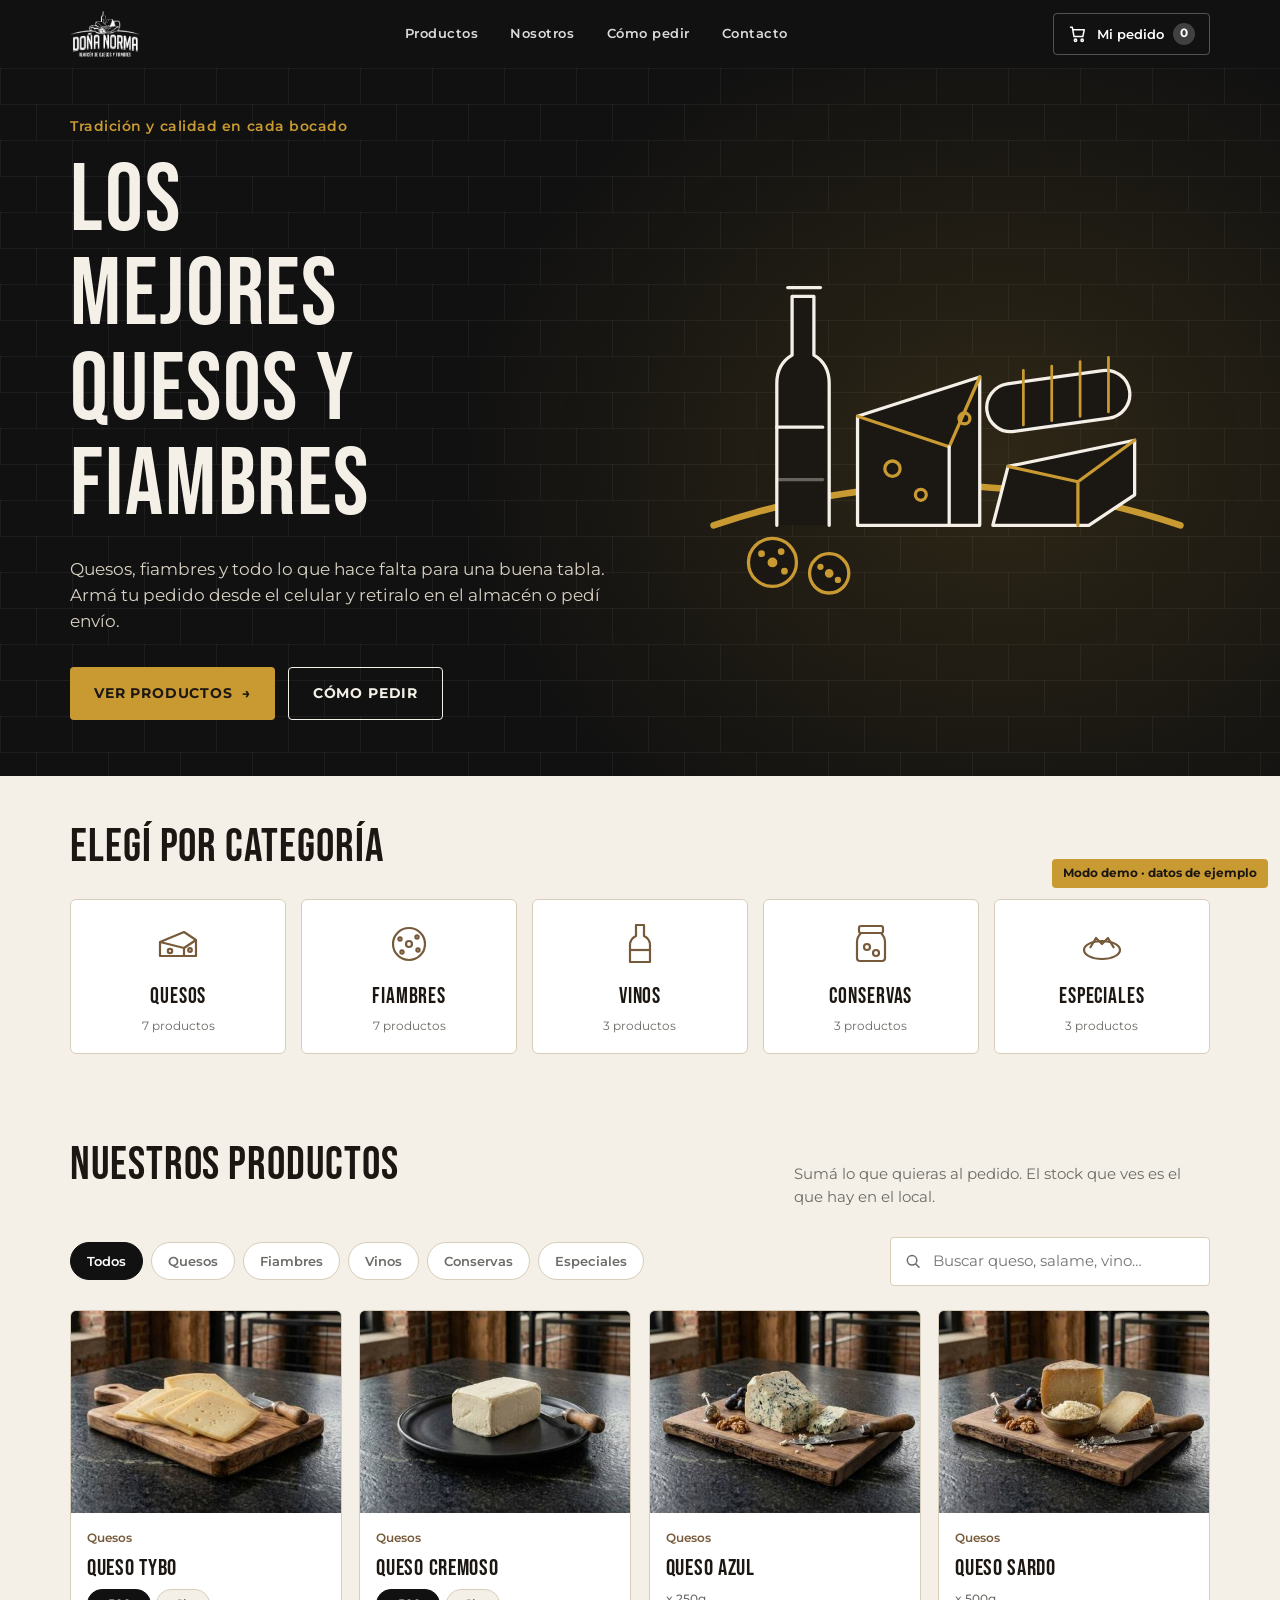
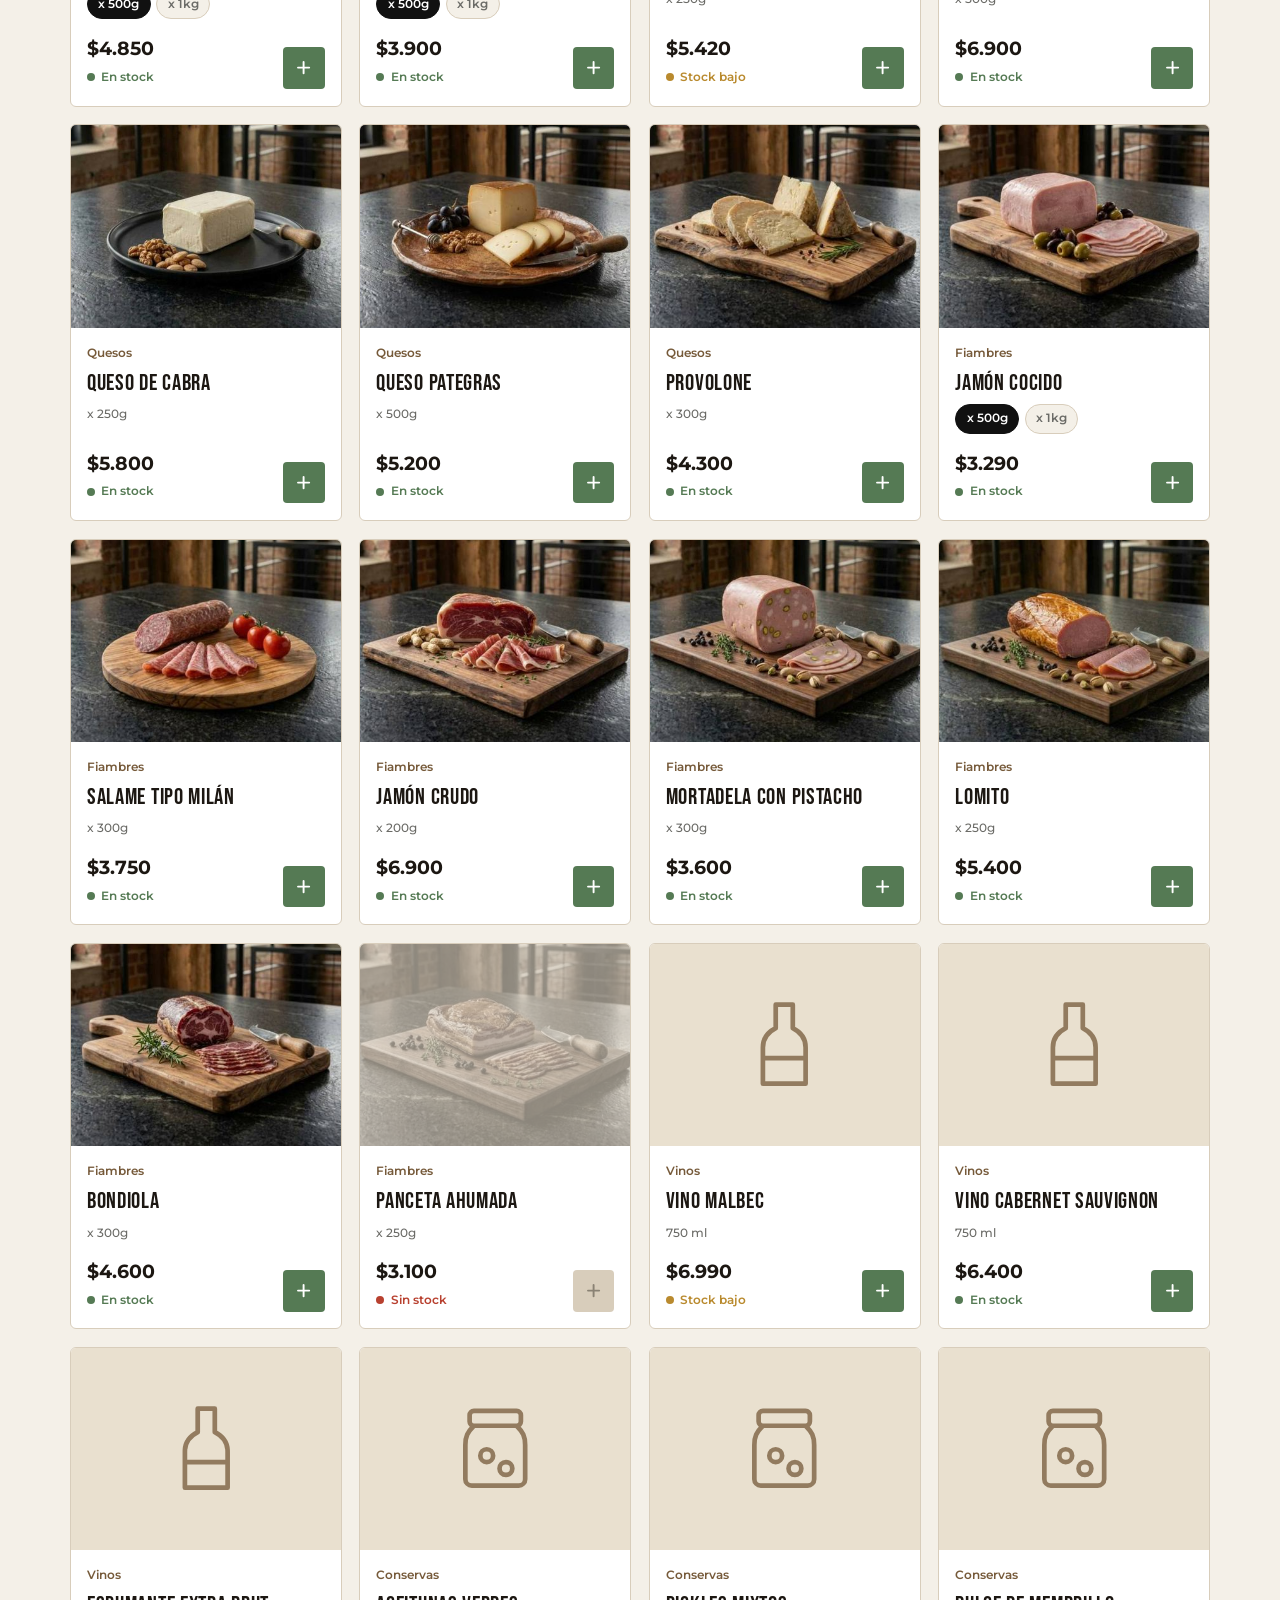
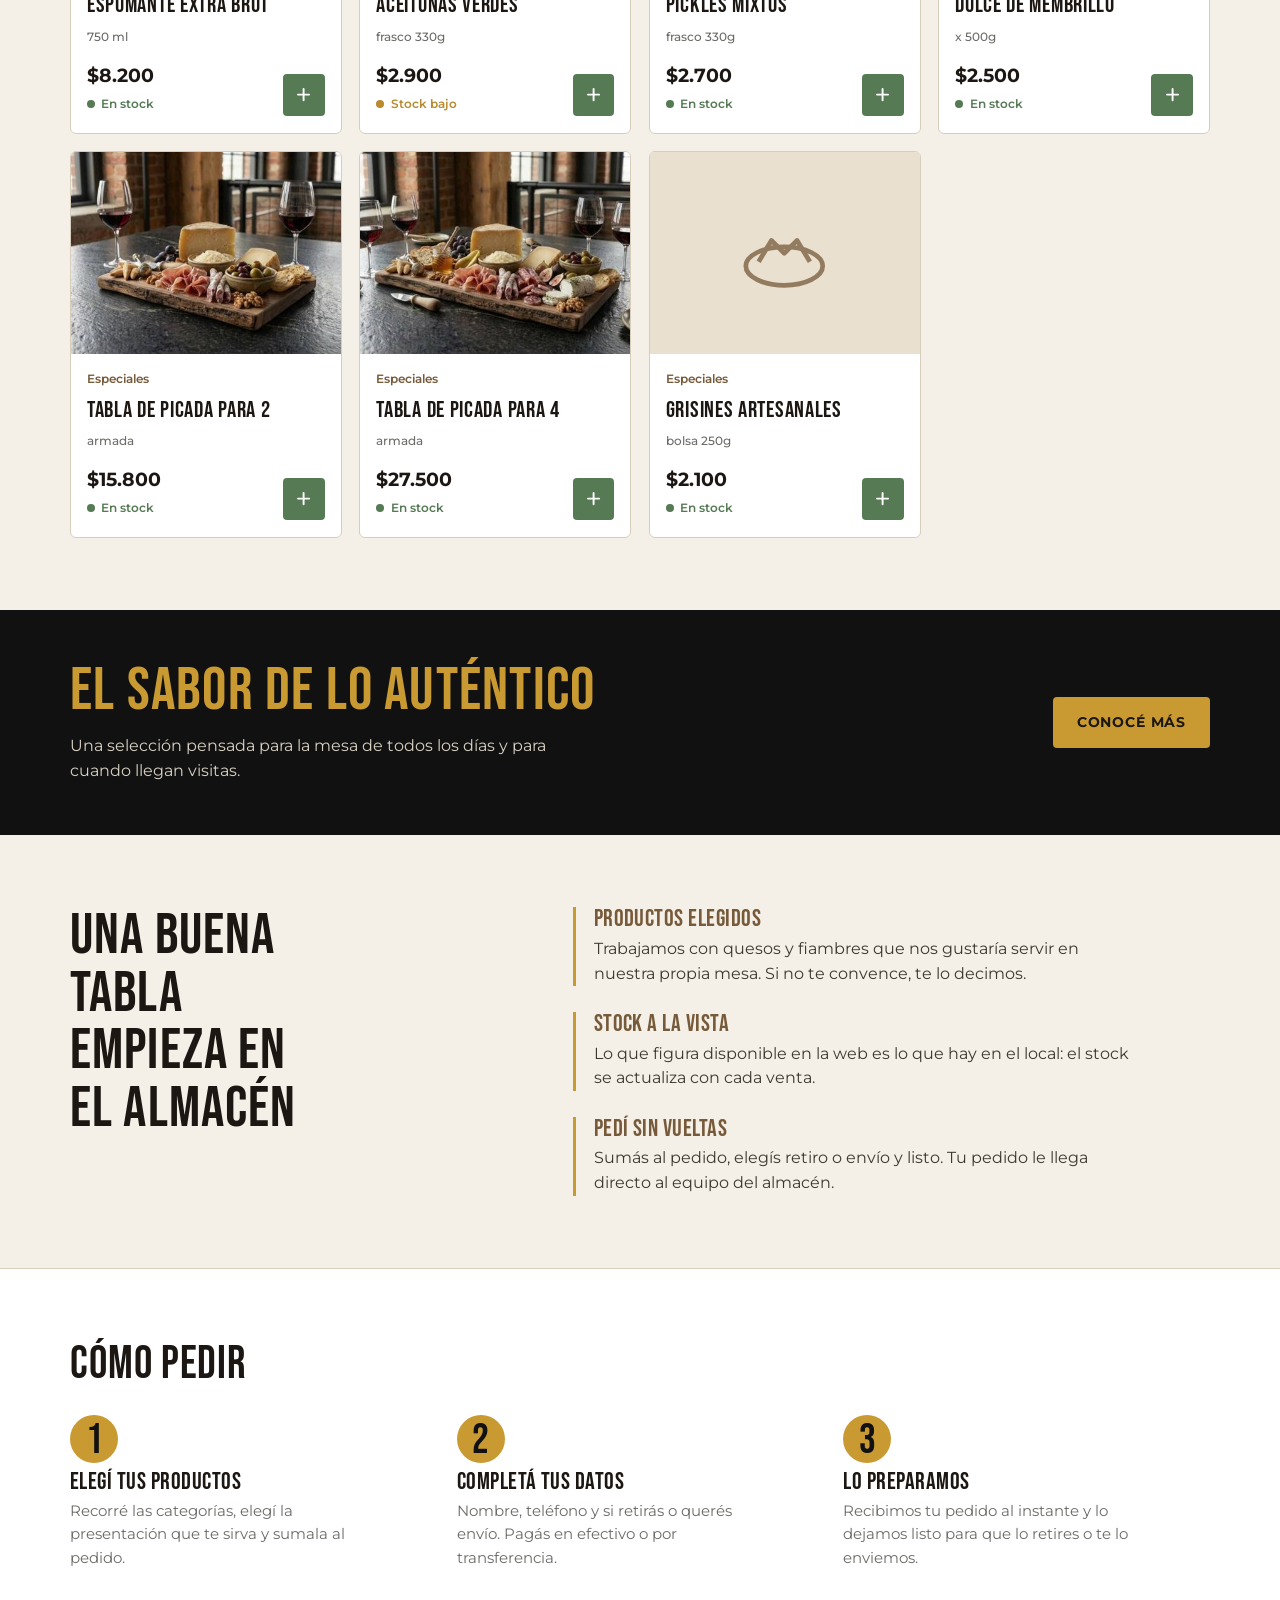
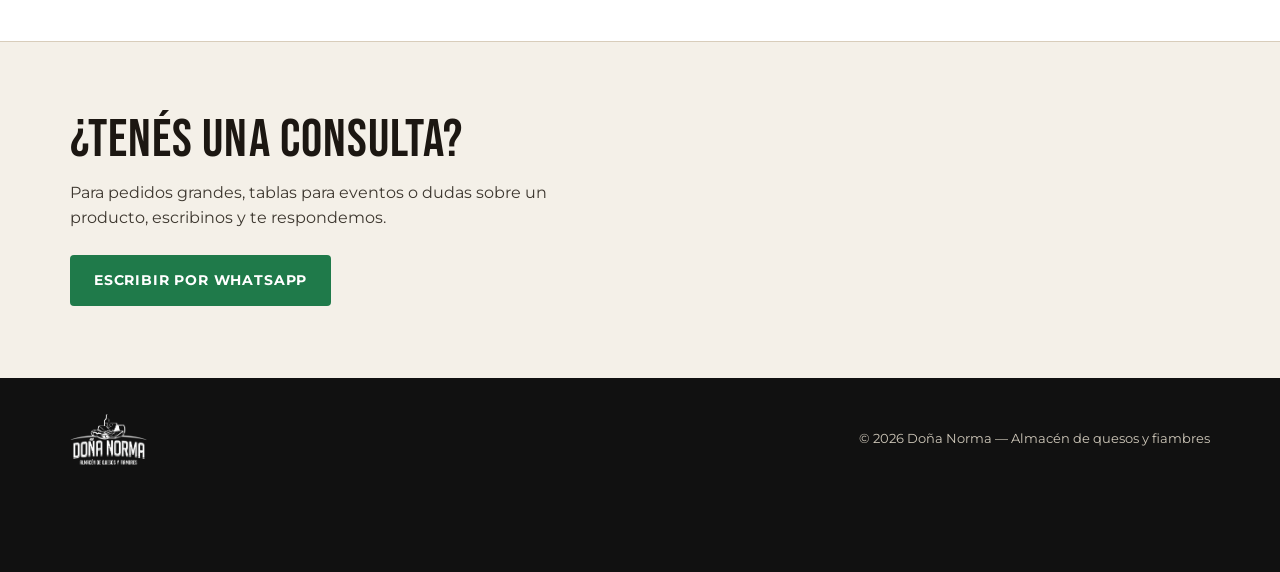
<file: demo/norma/index.html>
<!DOCTYPE html>
<html lang="es-AR">
<head>
<meta charset="UTF-8">
<meta name="viewport" content="width=device-width, initial-scale=1, viewport-fit=cover">
<title>Doña Norma — Almacén de quesos y fiambres</title>
<meta name="description" content="Quesos, fiambres, vinos y conservas. Armá tu pedido online y retiralo en el almacén o pedí envío.">
<meta name="theme-color" content="#111111">
<link rel="icon" href="data:image/svg+xml,%3Csvg xmlns='http://www.w3.org/2000/svg' viewBox='0 0 64 64'%3E%3Crect width='64' height='64' rx='12' fill='%23111'/%3E%3Cpath d='M12 44 32 14l20 30z' fill='%23C99A32'/%3E%3Ccircle cx='32' cy='36' r='3' fill='%23111'/%3E%3C/svg%3E">
<link rel="preconnect" href="https://fonts.googleapis.com">
<link rel="preconnect" href="https://fonts.gstatic.com" crossorigin>
<link href="https://fonts.googleapis.com/css2?family=Bebas+Neue&family=Montserrat:wght@400;500;600;700&display=swap" rel="stylesheet">

<style>
:root{
  --marca:#111111; --cta:#C99A32; --cta-text:#1C1712; --detalles:#765A3A; --exito:#557A54;
  --fondo:#F4F0E8; --blanco:#FFFFFF; --sep:#D8CDBB; --txt2:#6B6B67; --ink:#1C1712; --error:#B8402F; --aviso:#B98A2E;
  --display:'Bebas Neue','Oswald','Arial Narrow',Impact,sans-serif;
  --texto:'Montserrat',system-ui,-apple-system,'Segoe UI',Roboto,sans-serif;
  --wrap:1180px;
}
*,*::before,*::after{box-sizing:border-box}
html{scroll-behavior:smooth;scroll-padding-top:5rem}
body{margin:0;background:var(--fondo);color:var(--ink);font-family:var(--texto);font-size:16px;line-height:1.55;-webkit-font-smoothing:antialiased;padding-bottom:env(safe-area-inset-bottom,0)}
img{max-width:100%;display:block}
button,input,select,textarea{font:inherit;color:inherit}
button{cursor:pointer;border:0;background:none;padding:0}
a{color:inherit}
h1,h2,h3{font-family:var(--display);font-weight:400;letter-spacing:.02em;line-height:1;margin:0;text-transform:uppercase}
:focus-visible{outline:3px solid var(--cta);outline-offset:2px}
.wrap{max-width:var(--wrap);margin:0 auto;padding:0 1.25rem}
.sr{position:absolute;width:1px;height:1px;overflow:hidden;clip:rect(0 0 0 0);white-space:nowrap}

/* ---------- botones ---------- */
.btn{display:inline-flex;align-items:center;justify-content:center;gap:.6rem;font-weight:700;font-size:.85rem;letter-spacing:.06em;text-transform:uppercase;padding:.95rem 1.5rem;border-radius:4px;text-decoration:none;transition:background .2s,color .2s,border-color .2s}
.btn-primary{background:var(--cta);color:var(--cta-text)}
.btn-primary:hover{background:#d8a93c}
.btn-primary:disabled{opacity:.55;cursor:not-allowed}
.btn-ghost{border:1px solid currentColor}
.btn-ghost:hover{background:rgba(255,255,255,.08)}
.btn-block{width:100%}
.btn-dark{background:var(--marca);color:var(--blanco)}
.btn-dark:hover{background:#2a2622}
.btn-wa{background:#1f7a4a;color:#fff}
.btn-wa:hover{background:#19663d}

/* ---------- header ---------- */
.top{position:sticky;top:0;z-index:40;background:var(--marca);color:var(--blanco);padding-top:env(safe-area-inset-top,0)}
.top .wrap{display:flex;align-items:center;justify-content:space-between;gap:1rem;height:4.25rem}
.brand img{height:2.9rem;width:auto}
.nav{display:flex;gap:2rem;font-size:.82rem;font-weight:600;letter-spacing:.04em}
.nav a{text-decoration:none;opacity:.85;padding:.4rem 0;border-bottom:2px solid transparent}
.nav a:hover{opacity:1;border-color:var(--cta)}
.cart-btn{position:relative;display:flex;align-items:center;gap:.55rem;padding:.55rem .9rem;border:1px solid rgba(255,255,255,.28);border-radius:4px;font-weight:600;font-size:.82rem}
.cart-btn:hover{border-color:var(--cta)}
.cart-btn svg{width:1.25rem;height:1.25rem}
.cart-count{min-width:1.35rem;height:1.35rem;padding:0 .3rem;border-radius:99px;background:var(--cta);color:var(--cta-text);font-size:.72rem;font-weight:700;display:flex;align-items:center;justify-content:center}
.cart-count[data-n="0"]{background:rgba(255,255,255,.2);color:#fff}

/* ---------- hero ---------- */
.hero{position:relative;background-color:var(--marca);color:var(--fondo);overflow:hidden;
  background-image:
    radial-gradient(60% 90% at 78% 55%,rgba(201,154,50,.16),transparent 70%),
    url("data:image/svg+xml,%3Csvg xmlns='http://www.w3.org/2000/svg' width='72' height='72'%3E%3Cpath d='M0 .5H72M0 36.5H72M.5 0V36M36.5 36V72' stroke='%23ffffff' stroke-opacity='.05' fill='none'/%3E%3C/svg%3E")}
.hero .wrap{display:grid;grid-template-columns:1.05fr .95fr;align-items:center;gap:2rem;min-height:34rem;padding-top:3rem;padding-bottom:3.5rem}
.hero-tag{font-weight:600;font-size:.85rem;letter-spacing:.04em;color:var(--cta);margin:0 0 1.1rem}
.hero h1{font-size:clamp(3.2rem,7.4vw,6.4rem);max-width:9ch}
.hero p.lead{max-width:34rem;font-size:1.06rem;color:#d9d2c4;margin:1.4rem 0 2rem}
.hero-cta{display:flex;flex-wrap:wrap;gap:.8rem}
.hero-art{display:flex;justify-content:center}
.hero-art svg{width:100%;max-width:30rem;height:auto}

/* ---------- secciones ---------- */
section{padding:4.5rem 0}
.sec-head{display:flex;align-items:baseline;justify-content:space-between;gap:1rem;margin-bottom:1.75rem}
.sec-head h2{font-size:clamp(2rem,4vw,2.9rem)}
.sec-head p{margin:0;color:var(--txt2);font-size:.92rem;max-width:26rem}

/* categorias */
.cats{padding:3rem 0 1rem}
.cat-row{display:grid;grid-template-columns:repeat(auto-fit,minmax(9.5rem,1fr));gap:.9rem}
.cat-tile{display:flex;flex-direction:column;align-items:center;gap:.7rem;padding:1.3rem .8rem 1.1rem;background:var(--blanco);border:1px solid var(--sep);border-radius:6px;color:var(--detalles);transition:border-color .2s,transform .2s}
.cat-tile:hover{border-color:var(--cta);transform:translateY(-2px)}
.cat-tile svg{width:3rem;height:3rem}
.cat-tile b{font-family:var(--display);font-weight:400;font-size:1.35rem;letter-spacing:.04em;color:var(--ink);text-transform:uppercase}
.cat-tile small{color:var(--txt2);font-size:.75rem;margin-top:-.45rem}

/* productos */
.tools{display:flex;flex-wrap:wrap;gap:1rem;align-items:center;justify-content:space-between;margin-bottom:1.5rem}
.pills{display:flex;flex-wrap:wrap;gap:.5rem}
.pill{padding:.5rem 1rem;border:1px solid var(--sep);border-radius:99px;background:var(--blanco);font-size:.82rem;font-weight:600;color:var(--txt2)}
.pill:hover{border-color:var(--detalles);color:var(--ink)}
.pill[aria-pressed="true"]{background:var(--marca);border-color:var(--marca);color:var(--blanco)}
.search{position:relative;flex:0 1 20rem;width:100%}
.search input{width:100%;padding:.75rem 1rem .75rem 2.6rem;border:1px solid var(--sep);border-radius:4px;background:var(--blanco);font-size:.92rem}
.search input:focus{outline:none;border-color:var(--detalles);box-shadow:0 0 0 3px rgba(201,154,50,.25)}
.search svg{position:absolute;left:.85rem;top:50%;transform:translateY(-50%);width:1.1rem;height:1.1rem;color:var(--txt2)}
.grid{display:grid;grid-template-columns:repeat(auto-fill,minmax(14.5rem,1fr));gap:1.1rem}
.card{background:var(--blanco);border:1px solid var(--sep);border-radius:6px;overflow:hidden;display:flex;flex-direction:column}
.card-img{aspect-ratio:4/3;background:#E9E0CF;display:flex;align-items:center;justify-content:center;color:var(--detalles);position:relative}
.card-img img{width:100%;height:100%;object-fit:cover}
.card-img svg.ph{width:38%;height:auto;opacity:.75}
.card.agotado .card-img img,.card.agotado .card-img svg.ph{opacity:.4;filter:grayscale(.6)}
.card-body{padding:1rem 1rem 1.05rem;display:flex;flex-direction:column;gap:.55rem;flex:1}
.card-cat{font-size:.74rem;font-weight:600;color:var(--detalles)}
.card h3{font-size:1.45rem;letter-spacing:.03em;line-height:1.05}
.chips{display:flex;flex-wrap:wrap;gap:.35rem}
.chip{padding:.28rem .65rem;border:1px solid var(--sep);border-radius:99px;font-size:.76rem;font-weight:600;color:var(--txt2);background:var(--fondo)}
.chip[aria-pressed="true"]{border-color:var(--marca);background:var(--marca);color:#fff}
.chip-solo{font-size:.78rem;color:var(--txt2);font-weight:500}
.card-foot{display:flex;align-items:flex-end;justify-content:space-between;gap:.6rem;margin-top:auto;padding-top:.4rem}
.price{display:block;font-size:1.2rem;font-weight:700}
.badge{display:inline-flex;align-items:center;gap:.4rem;font-size:.74rem;font-weight:600;color:var(--txt2)}
.badge::before{content:"";width:.5rem;height:.5rem;border-radius:50%;background:currentColor}
.badge.ok{color:var(--exito)} .badge.bajo{color:var(--aviso)} .badge.sin{color:var(--error)} .badge.prox{color:var(--detalles)}
.add{width:2.6rem;height:2.6rem;border-radius:4px;background:var(--exito);color:#fff;display:flex;align-items:center;justify-content:center;flex-shrink:0;transition:background .2s}
.add:hover{background:#476846}
.add:disabled{background:var(--sep);color:#8a8274;cursor:not-allowed}
.add svg{width:1.2rem;height:1.2rem}
.estado{text-align:center;padding:3.5rem 1rem;color:var(--txt2);grid-column:1/-1}
.estado b{display:block;font-family:var(--display);font-weight:400;font-size:1.8rem;color:var(--ink);text-transform:uppercase;margin-bottom:.4rem}
.estado .btn{margin-top:1rem}

/* banner */
.banner{background:var(--marca);color:var(--fondo);padding:0}
.banner .wrap{display:flex;align-items:center;justify-content:space-between;gap:2rem;padding-top:3.2rem;padding-bottom:3.2rem;flex-wrap:wrap}
.banner h2{font-size:clamp(2.4rem,5vw,3.8rem);color:var(--cta)}
.banner p{max-width:30rem;color:#d9d2c4;margin:.8rem 0 0}

/* nosotros */
.porque{display:grid;grid-template-columns:1fr 1.4fr;gap:3rem;align-items:start}
.porque h2{font-size:clamp(2.3rem,4.6vw,3.6rem);max-width:11ch}
.porque-list{display:grid;gap:1.6rem}
.porque-list div{padding-left:1.1rem;border-left:3px solid var(--cta)}
.porque-list h3{font-size:1.5rem;margin-bottom:.35rem;color:var(--detalles)}
.porque-list p{margin:0;color:#3d372f;max-width:34rem}

/* como pedir */
.pasos{background:var(--blanco);border-top:1px solid var(--sep);border-bottom:1px solid var(--sep)}
.pasos ol{list-style:none;margin:0;padding:0;display:grid;grid-template-columns:repeat(3,1fr);gap:1.25rem;counter-reset:p}
.pasos li{counter-increment:p;position:relative;padding-top:3.4rem}
.pasos li::before{content:counter(p);position:absolute;top:0;left:0;font-family:var(--display);font-size:2.6rem;line-height:1;color:var(--marca);background:var(--cta);width:3rem;height:3rem;border-radius:50%;display:flex;align-items:center;justify-content:center;padding-top:.15rem}
.pasos h3{font-size:1.5rem;margin-bottom:.3rem}
.pasos p{margin:0;color:var(--txt2);font-size:.95rem;max-width:20rem}

/* contacto */
.contacto .wrap{display:grid;grid-template-columns:1.1fr 1fr;gap:3rem;align-items:center}
.contacto h2{font-size:clamp(2.2rem,4.4vw,3.3rem)}
.contacto p{color:#3d372f;max-width:30rem;margin:.9rem 0 1.5rem}
.datos{display:grid;gap:1rem;font-size:.95rem}
.datos div{padding:1rem 1.1rem;background:var(--blanco);border:1px solid var(--sep);border-radius:6px}
.datos b{display:block;font-size:.76rem;font-weight:600;color:var(--detalles);margin-bottom:.15rem}

footer.pie{background:var(--marca);color:#cfc8ba;padding:2.2rem 0 calc(2.2rem + 4.5rem)}
footer.pie .wrap{display:flex;align-items:center;justify-content:space-between;gap:1rem;flex-wrap:wrap}
footer.pie img{height:3.2rem;width:auto}
footer.pie small{font-size:.8rem}

/* ---------- carrito (drawer) ---------- */
.scrim{position:fixed;inset:0;background:rgba(17,17,17,.55);z-index:60;opacity:0;pointer-events:none;transition:opacity .25s}
.scrim.on{opacity:1;pointer-events:auto}
.drawer{position:fixed;top:0;right:0;bottom:0;width:min(28rem,100%);background:var(--fondo);z-index:70;display:flex;flex-direction:column;transform:translateX(102%);transition:transform .3s cubic-bezier(.2,.8,.2,1);padding-top:env(safe-area-inset-top,0)}
.drawer.on{transform:none;box-shadow:-18px 0 40px rgba(0,0,0,.25)}
.drawer-head{display:flex;align-items:center;justify-content:space-between;padding:1.1rem 1.25rem;background:var(--marca);color:#fff}
.drawer-head h2{font-size:1.9rem}
.x{width:2.4rem;height:2.4rem;font-size:1.7rem;line-height:1;border-radius:4px;color:#fff}
.x:hover{background:rgba(255,255,255,.12)}
.drawer-body{flex:1;overflow-y:auto;padding:1.25rem}
.drawer-foot{padding:1rem 1.25rem calc(1rem + env(safe-area-inset-bottom,0));border-top:1px solid var(--sep);background:var(--blanco);display:grid;gap:.75rem}
.linea{display:flex;justify-content:space-between;gap:1rem;font-size:.92rem;color:var(--txt2)}
.linea.total{font-size:1.15rem;font-weight:700;color:var(--ink)}
.item{display:grid;grid-template-columns:1fr auto;gap:.4rem .8rem;padding:.9rem 0;border-bottom:1px solid var(--sep)}
.item:first-child{padding-top:0}
.item b{font-size:.95rem}
.item small{display:block;color:var(--txt2);font-size:.78rem}
.item .sub{font-weight:700;text-align:right}
.step{display:inline-flex;align-items:center;border:1px solid var(--sep);border-radius:4px;background:var(--blanco)}
.step button{width:2.1rem;height:2.1rem;font-size:1.1rem;font-weight:700}
.step button:hover{background:var(--sep)}
.step span{min-width:2rem;text-align:center;font-weight:600;font-size:.9rem}
.quitar{font-size:.78rem;color:var(--txt2);text-decoration:underline;justify-self:end;align-self:center}
.quitar:hover{color:var(--error)}

.field{display:grid;gap:.3rem;margin-bottom:1rem}
.field label,.field legend{font-size:.8rem;font-weight:600}
.field input[type=text],.field input[type=tel],.field textarea{width:100%;padding:.75rem .85rem;border:1px solid var(--sep);border-radius:4px;background:var(--blanco)}
.field input:focus,.field textarea:focus{outline:none;border-color:var(--detalles);box-shadow:0 0 0 3px rgba(201,154,50,.25)}
.field textarea{resize:vertical;min-height:4rem}
fieldset.field{border:0;padding:0;margin:0 0 1rem;min-width:0}
fieldset.field legend{padding:0;margin-bottom:.3rem}
.radios{display:grid;grid-template-columns:1fr 1fr;gap:.5rem}
.radios label{display:flex;align-items:center;gap:.5rem;padding:.7rem .8rem;border:1px solid var(--sep);border-radius:4px;background:var(--blanco);font-size:.85rem;font-weight:600;cursor:pointer}
.radios input{accent-color:var(--marca)}
.radios label:has(input:checked){border-color:var(--marca);box-shadow:inset 0 0 0 1px var(--marca)}
.hint{font-size:.76rem;color:var(--txt2);margin:0}
.err{color:var(--error);font-size:.82rem;font-weight:600;margin:0 0 .8rem;min-height:1.2em}
.volver{justify-self:center;font-size:.82rem;font-weight:600;text-decoration:underline}
.vacio{text-align:center;padding:3rem 1rem;color:var(--txt2)}
.vacio b{display:block;font-family:var(--display);font-weight:400;font-size:1.8rem;color:var(--ink);text-transform:uppercase}
.ok-box{text-align:center;padding:1.5rem .5rem}
.ok-box .tilde{width:4rem;height:4rem;border-radius:50%;background:var(--exito);color:#fff;display:flex;align-items:center;justify-content:center;margin:0 auto 1rem}
.ok-box .tilde svg{width:2rem;height:2rem}
.ok-box h3{font-size:2.3rem;margin-bottom:.5rem}
.ok-box p{color:#3d372f;margin:.4rem 0}
.resumen{text-align:left;margin:1.2rem 0;padding:1rem;background:var(--blanco);border:1px solid var(--sep);border-radius:6px;font-size:.88rem}

/* toast + aviso demo + barra mobile */
.toast{position:fixed;left:50%;bottom:calc(5.2rem + env(safe-area-inset-bottom,0));transform:translate(-50%,1rem);background:var(--marca);color:#fff;padding:.75rem 1.1rem;border-radius:4px;font-size:.88rem;font-weight:600;z-index:90;opacity:0;pointer-events:none;transition:opacity .25s,transform .25s;max-width:calc(100% - 2rem);text-align:center}
.toast.on{opacity:1;transform:translate(-50%,0)}
.toast.arriba{bottom:auto;top:5rem;transform:translate(-50%,-1rem)}
.toast.arriba.on{transform:translate(-50%,0)}
.demo-flag{position:fixed;right:.75rem;bottom:calc(.75rem + env(safe-area-inset-bottom,0));z-index:30;background:var(--cta);color:var(--cta-text);font-size:.72rem;font-weight:700;padding:.35rem .7rem;border-radius:4px}
.bar{display:none}

@media (max-width:860px){
  .nav{display:none}
  .hero .wrap{grid-template-columns:1fr;min-height:0;padding-top:2.2rem;padding-bottom:2.5rem}
  .hero-art{order:-1}
  .hero-art svg{max-width:15rem}
  .hero h1{max-width:none}
  section{padding:3.2rem 0}
  .porque,.contacto .wrap{grid-template-columns:1fr;gap:1.8rem}
  .pasos ol{grid-template-columns:1fr;gap:1.6rem}
  .brand img{height:2.5rem}
  .cart-btn span.t{display:none}
  .bar{display:grid;grid-template-columns:repeat(4,1fr);position:fixed;left:0;right:0;bottom:0;z-index:50;background:var(--blanco);border-top:1px solid var(--sep);padding-bottom:env(safe-area-inset-bottom,0)}
  .bar a,.bar button{display:flex;flex-direction:column;align-items:center;gap:.15rem;padding:.55rem 0 .5rem;font-size:.68rem;font-weight:600;color:var(--txt2);text-decoration:none;position:relative}
  .bar svg{width:1.4rem;height:1.4rem}
  .bar .cart-count{position:absolute;top:.25rem;left:calc(50% + .3rem)}
  .demo-flag{bottom:calc(4.6rem + env(safe-area-inset-bottom,0))}
}
@media (max-width:520px){
  .grid{grid-template-columns:repeat(2,1fr);gap:.7rem}
  .card-body{padding:.75rem}
  .card h3{font-size:1.2rem}
  .radios{grid-template-columns:1fr}
}
@media (prefers-reduced-motion:reduce){*{transition:none!important;scroll-behavior:auto!important}}
</style>
<script>if(/[?&]embed=1/.test(location.search))document.write("<style>.demo-flag,.barra-mobile,.wa-flotante{display:none!important}</style>")</script></head>
<body>

<header class="top">
  <div class="wrap">
    <a class="brand" href="#inicio" aria-label="Doña Norma — inicio"><img src="assets/logo-blanco.png" alt="Doña Norma, almacén de quesos y fiambres" width="117" height="78"></a>
    <nav class="nav" aria-label="Principal">
      <a href="#productos">Productos</a>
      <a href="#nosotros">Nosotros</a>
      <a href="#como-pedir">Cómo pedir</a>
      <a href="#contacto">Contacto</a>
    </nav>
    <button class="cart-btn" data-abrir-carrito aria-label="Abrir tu pedido">
      <svg viewBox="0 0 24 24" fill="none" stroke="currentColor" stroke-width="1.8" stroke-linecap="round" stroke-linejoin="round" aria-hidden="true"><path d="M3 4h2.2l2 11h10.6l1.7-8H6.2"/><circle cx="9" cy="19.5" r="1.4"/><circle cx="17" cy="19.5" r="1.4"/></svg>
      <span class="t">Mi pedido</span><span class="cart-count" data-n="0" data-count>0</span>
    </button>
  </div>
</header>

<main id="inicio">

  <!-- HERO -->
  <div class="hero">
    <div class="wrap">
      <div>
        <p class="hero-tag">Tradición y calidad en cada bocado</p>
        <h1>Los mejores quesos y fiambres</h1>
        <p class="lead">Quesos, fiambres y todo lo que hace falta para una buena tabla. Armá tu pedido desde el celular y retiralo en el almacén o pedí envío.</p>
        <div class="hero-cta">
          <a class="btn btn-primary" href="#productos">Ver productos <span aria-hidden="true">→</span></a>
          <a class="btn btn-ghost" href="#como-pedir">Cómo pedir</a>
        </div>
      </div>
      <div class="hero-art" aria-hidden="true">
        <svg viewBox="0 0 440 340" fill="none" stroke-linecap="round" stroke-linejoin="round">
          <!-- arco base, eco del logo -->
          <path d="M6 268Q220 196 434 268" stroke="#C99A32" stroke-width="6"/>
          <!-- botella -->
          <g stroke="#F4F0E8" stroke-width="3">
            <path d="M64 268V138q0-18 14-26V58h20v54q14 8 14 26v130" fill="#1b1814"/>
            <path d="M74 50h30"/><path d="M64 178h42"/><path d="M64 226h42" stroke-opacity=".35"/>
          </g>
          <!-- queso en cuña -->
          <g stroke="#F4F0E8" stroke-width="3">
            <path d="M138 268 138 168 250 132 250 268z" fill="#1b1814"/>
            <path d="M138 168 222 196 250 132" stroke="#C99A32"/>
            <path d="M222 196V268" />
            <circle cx="170" cy="216" r="7" stroke="#C99A32"/><circle cx="196" cy="240" r="5" stroke="#C99A32"/><circle cx="236" cy="170" r="5" stroke="#C99A32"/>
          </g>
          <!-- queso en tabla plana -->
          <g stroke="#F4F0E8" stroke-width="3">
            <path d="M262 268 276 214 392 190 392 240 350 268z" fill="#1b1814"/>
            <path d="M276 214 340 228 392 190M340 228V268" stroke="#C99A32"/>
          </g>
          <!-- salame -->
          <g stroke="#F4F0E8" stroke-width="3">
            <rect x="256" y="132" width="132" height="44" rx="22" fill="#1b1814" transform="rotate(-8 322 154)"/>
            <path d="M290 122v50M316 118v50M342 114v50M368 110v50" stroke="#C99A32" stroke-width="2.5" transform="translate(0 4)"/>
          </g>
          <!-- rodajas -->
          <g stroke="#C99A32" stroke-width="3">
            <circle cx="60" cy="302" r="22" fill="#1b1814"/><circle cx="60" cy="302" r="3" fill="#C99A32"/><circle cx="50" cy="294" r="1.6"/><circle cx="71" cy="310" r="1.6"/><circle cx="68" cy="292" r="1.6"/>
            <circle cx="112" cy="312" r="18" fill="#1b1814"/><circle cx="112" cy="312" r="2.5" fill="#C99A32"/><circle cx="104" cy="306" r="1.4"/><circle cx="120" cy="318" r="1.4"/>
          </g>
        </svg>
      </div>
    </div>
  </div>

  <!-- CATEGORIAS -->
  <section class="cats" aria-labelledby="t-cats">
    <div class="wrap">
      <div class="sec-head"><h2 id="t-cats">Elegí por categoría</h2></div>
      <div class="cat-row" id="catRow"></div>
    </div>
  </section>

  <!-- PRODUCTOS -->
  <section id="productos" aria-labelledby="t-prod">
    <div class="wrap">
      <div class="sec-head">
        <h2 id="t-prod">Nuestros productos</h2>
        <p>Sumá lo que quieras al pedido. El stock que ves es el que hay en el local.</p>
      </div>
      <div class="tools">
        <div class="pills" id="pills" role="group" aria-label="Filtrar por categoría"></div>
        <div class="search">
          <label class="sr" for="q">Buscar productos</label>
          <svg viewBox="0 0 24 24" fill="none" stroke="currentColor" stroke-width="2" stroke-linecap="round" aria-hidden="true"><circle cx="11" cy="11" r="6.5"/><path d="m16 16 4.5 4.5"/></svg>
          <input id="q" type="search" placeholder="Buscar queso, salame, vino…" autocomplete="off">
        </div>
      </div>
      <div class="grid" id="grid" aria-live="polite"></div>
    </div>
  </section>

  <!-- BANNER -->
  <div class="banner">
    <div class="wrap">
      <div>
        <h2>El sabor de lo auténtico</h2>
        <p>Una selección pensada para la mesa de todos los días y para cuando llegan visitas.</p>
      </div>
      <a class="btn btn-primary" href="#nosotros">Conocé más</a>
    </div>
  </div>

  <!-- NOSOTROS -->
  <section id="nosotros" aria-labelledby="t-nos">
    <div class="wrap porque">
      <h2 id="t-nos">Una buena tabla empieza en el almacén</h2>
      <div class="porque-list">
        <div><h3>Productos elegidos</h3><p>Trabajamos con quesos y fiambres que nos gustaría servir en nuestra propia mesa. Si no te convence, te lo decimos.</p></div>
        <div><h3>Stock a la vista</h3><p>Lo que figura disponible en la web es lo que hay en el local: el stock se actualiza con cada venta.</p></div>
        <div><h3>Pedí sin vueltas</h3><p>Sumás al pedido, elegís retiro o envío y listo. Tu pedido le llega directo al equipo del almacén.</p></div>
      </div>
    </div>
  </section>

  <!-- COMO PEDIR -->
  <section class="pasos" id="como-pedir" aria-labelledby="t-pasos">
    <div class="wrap">
      <div class="sec-head"><h2 id="t-pasos">Cómo pedir</h2></div>
      <ol>
        <li><h3>Elegí tus productos</h3><p>Recorré las categorías, elegí la presentación que te sirva y sumala al pedido.</p></li>
        <li><h3>Completá tus datos</h3><p>Nombre, teléfono y si retirás o querés envío. Pagás en efectivo o por transferencia.</p></li>
        <li><h3>Lo preparamos</h3><p>Recibimos tu pedido al instante y lo dejamos listo para que lo retires o te lo enviemos.</p></li>
      </ol>
    </div>
  </section>

  <!-- CONTACTO -->
  <section class="contacto" id="contacto" aria-labelledby="t-con">
    <div class="wrap">
      <div>
        <h2 id="t-con">¿Tenés una consulta?</h2>
        <p>Para pedidos grandes, tablas para eventos o dudas sobre un producto, escribinos y te respondemos.</p>
        <a class="btn btn-wa" id="waContacto" href="#" hidden target="_blank" rel="noopener">Escribir por WhatsApp</a>
      </div>
      <div class="datos" id="datosLocal"></div>
    </div>
  </section>
</main>

<footer class="pie">
  <div class="wrap">
    <img src="assets/logo-blanco.png" alt="Doña Norma" width="117" height="78">
    <small>© <span id="anio"></span> Doña Norma — Almacén de quesos y fiambres</small>
  </div>
</footer>

<!-- barra inferior mobile -->
<nav class="bar" aria-label="Acceso rápido">
  <a href="#inicio"><svg viewBox="0 0 24 24" fill="none" stroke="currentColor" stroke-width="1.8" stroke-linejoin="round" aria-hidden="true"><path d="M4 11 12 4l8 7v9h-5v-6H9v6H4z"/></svg>Inicio</a>
  <a href="#productos"><svg viewBox="0 0 24 24" fill="none" stroke="currentColor" stroke-width="1.8" stroke-linejoin="round" aria-hidden="true"><path d="M4 18 4 10 13 7 13 18zM13 11l7 3v4h-7"/></svg>Productos</a>
  <a href="#contacto"><svg viewBox="0 0 24 24" fill="none" stroke="currentColor" stroke-width="1.8" stroke-linejoin="round" aria-hidden="true"><path d="M5 5h14v10H10l-5 4z"/></svg>Contacto</a>
  <button data-abrir-carrito aria-label="Abrir tu pedido"><svg viewBox="0 0 24 24" fill="none" stroke="currentColor" stroke-width="1.8" stroke-linecap="round" stroke-linejoin="round" aria-hidden="true"><path d="M3 4h2.2l2 11h10.6l1.7-8H6.2"/><circle cx="9" cy="19.5" r="1.4"/><circle cx="17" cy="19.5" r="1.4"/></svg>Pedido<span class="cart-count" data-n="0" data-count>0</span></button>
</nav>

<div class="scrim" id="scrim"></div>
<aside class="drawer" id="drawer" role="dialog" aria-modal="true" aria-labelledby="drawerTitulo" aria-hidden="true">
  <div class="drawer-head"><h2 id="drawerTitulo">Tu pedido</h2><button class="x" id="cerrarCarrito" aria-label="Cerrar">×</button></div>
  <div class="drawer-body" id="drawerBody"></div>
  <div class="drawer-foot" id="drawerFoot"></div>
</aside>
<div class="toast" id="toast" role="status" aria-live="polite"></div>
<div class="demo-flag" id="demoFlag" hidden>Modo demo · datos de ejemplo</div>

<script>
(function(){
"use strict";

/* ================= CONFIGURACIÓN DEL SITIO =================
   API_URL: pegar acá la URL "/exec" del despliegue de Apps Script de
   Doña Norma. Mientras esté vacía, el sitio corre en MODO DEMO con un
   catálogo de ejemplo (los pedidos NO llegan a ningún panel). */
var API_URL = "";

/* Datos del local que no viven en el panel. Lo que quede vacío no se
   muestra. El WhatsApp sale de Config → whatsappNumero del panel; si
   querés forzar otro acá, completá whatsapp (código de país, sin +). */
var SITE = {
  nombre: "Doña Norma",
  whatsapp: "5493425969853",
  direccion: "",
  horarios: "",
  instagram: "",
  facebook: ""
};

/* ================= UTILIDADES ================= */
var $ = function(s, r){ return (r||document).querySelector(s); };
var $$ = function(s, r){ return Array.prototype.slice.call((r||document).querySelectorAll(s)); };
function esc(s){ return String(s == null ? "" : s).replace(/[&<>"']/g, function(c){ return {"&":"&amp;","<":"&lt;",">":"&gt;",'"':"&quot;","'":"&#39;"}[c]; }); }
function money(n){ return "$" + Math.round(n).toLocaleString("es-AR"); }
function norm(s){ return String(s||"").toLowerCase().normalize("NFD").replace(/[\u0300-\u036f]/g,""); }
function store(k, v){ try{ if(v === undefined){ return JSON.parse(localStorage.getItem(k)); } localStorage.setItem(k, JSON.stringify(v)); }catch(e){ return null; } }
var toastT;
function toast(msg){ var t = $("#toast"); t.textContent = msg; t.classList.toggle("arriba", $("#drawer").classList.contains("on")); t.classList.add("on"); clearTimeout(toastT); toastT = setTimeout(function(){ t.classList.remove("on"); }, 2600); }

/* ================= CONEXIÓN CON EL PANEL (JSONP) ================= */
var jsonpN = 0;
function api(action, extra, timeoutMs){
  return new Promise(function(resolve, reject){
    var cb = "__dn" + Date.now() + "_" + (jsonpN++), s = document.createElement("script"), done = false;
    var qs = "action=" + encodeURIComponent(action);
    Object.keys(extra || {}).forEach(function(k){ qs += "&" + k + "=" + encodeURIComponent(extra[k]); });
    function limpiar(){ done = true; clearTimeout(t); try{ delete window[cb]; }catch(e){ window[cb] = undefined; } if(s.parentNode) s.parentNode.removeChild(s); }
    var t = setTimeout(function(){ if(!done){ limpiar(); reject(new Error("timeout")); } }, timeoutMs || 20000);
    window[cb] = function(data){ if(!done){ limpiar(); resolve(data); } };
    s.onerror = function(){ if(!done){ limpiar(); reject(new Error("red")); } };
    s.src = API_URL + (API_URL.indexOf("?") > -1 ? "&" : "?") + qs + "&callback=" + cb;
    document.head.appendChild(s);
  });
}

/* ================= DEMO ================= */
var DEMO_ROWS = (function(){
  var d = [
    ["Quesos","Queso Tybo",[["x 500g",4850],["x 1kg",9500]],24,5],
    ["Quesos","Queso Cremoso",[["x 500g",3900],["x 1kg",7600]],30,6],
    ["Quesos","Queso Azul",[["x 250g",5420]],2,4],
    ["Quesos","Queso Sardo",[["x 500g",6900]],14,4],
    ["Quesos","Queso de cabra",[["x 250g",5800]],7,3],
    ["Quesos","Queso Pategras",[["x 500g",5200]],10,4],
    ["Quesos","Provolone",[["x 300g",4300]],9,3],
    ["Fiambres","Jamón cocido",[["x 500g",3290],["x 1kg",6400]],20,5],
    ["Fiambres","Salame tipo milán",[["x 300g",3750]],16,5],
    ["Fiambres","Jamón crudo",[["x 200g",6900]],8,3],
    ["Fiambres","Mortadela con pistacho",[["x 300g",3600]],12,4],
    ["Fiambres","Lomito",[["x 250g",5400]],6,3],
    ["Fiambres","Bondiola",[["x 300g",4600]],11,4],
    ["Fiambres","Panceta ahumada",[["x 250g",3100]],0,4],
    ["Vinos","Vino Malbec",[["750 ml",6990]],1,4],
    ["Vinos","Vino Cabernet Sauvignon",[["750 ml",6400]],12,4],
    ["Vinos","Espumante Extra Brut",[["750 ml",8200]],8,3],
    ["Conservas","Aceitunas verdes",[["frasco 330g",2900]],3,5],
    ["Conservas","Pickles mixtos",[["frasco 330g",2700]],10,4],
    ["Conservas","Dulce de membrillo",[["x 500g",2500]],15,4],
    ["Especiales","Tabla de picada para 2",[["armada",15800]],6,2],
    ["Especiales","Tabla de picada para 4",[["armada",27500]],4,2],
    ["Especiales","Grisines artesanales",[["bolsa 250g",2100]],18,5]
  ], rows = [];
  d.forEach(function(p, i){
    p[2].forEach(function(pr){ rows.push({productoId:"demo-"+i, categoria:p[0], nombre:p[1], presentacion:pr[0], precio:pr[1], cantidad:p[3], cantidadMinima:p[4], estadoStock:p[3] > 0 ? "stock" : "sin_stock", imagenUrl:(function(n){var m={"queso-tybo":1,"queso-cremoso":1,"queso-azul":1,"queso-sardo":1,"provolone":1,"jamon-cocido":1,"salame-tipo-milan":1,"bondiola":1,"panceta-ahumada":1,"tabla-de-picada-para-2":1,"tabla-de-picada-para-4":1,"queso-de-cabra":1,"queso-pategras":1,"jamon-crudo":1,"mortadela-con-pistacho":1,"lomito":1};var k=n.toLowerCase().normalize("NFD").replace(/[\u0300-\u036f]/g,"").replace(/[^a-z0-9]+/g,"-").replace(/^-|-$/g,"");return m[k]?"assets/prod/"+k+".jpg":"";})(p[1])}); });
  });
  return rows;
})();
var DEMO_CFG = { ok:true, nombreNegocio:"Doña Norma", whatsappNumero:"", envioFijo:3000, recargoTransferencia:0.05 };

/* ================= ESTADO ================= */
var productos = [], cfg = { envioFijo:0, recargoTransferencia:0, whatsappNumero:"" };
var filtroCat = "", query = "", selPres = {};
var carrito = store("dn_carrito") || [];
var pedidoIdActual = null, vista = "carrito", ultimoFoco = null;
var DEMO = !API_URL;

/* ================= CATÁLOGO ================= */
function agrupar(rows){
  var m = {}, orden = [];
  rows.forEach(function(r){
    var id = r.productoId || r.nombre;
    if(!m[id]){ m[id] = { id:id, nombre:r.nombre, categoria:String(r.categoria||"").trim() || "Otros", imagen:r.imagenUrl || "", pres:[] }; orden.push(id); }
    if(!m[id].imagen && r.imagenUrl) m[id].imagen = r.imagenUrl;
    m[id].pres.push({ label:r.presentacion, precio:Number(r.precio)||0, cantidad:Number(r.cantidad)||0, minimo:Number(r.cantidadMinima)||0, prox:r.estadoStock === "proximamente" });
  });
  return orden.map(function(id){ return m[id]; });
}
function estadoDe(p){
  if(p.prox) return { k:"prox", t:"Próximamente", ok:false };
  if(p.cantidad <= 0) return { k:"sin", t:"Sin stock", ok:false };
  if(p.minimo > 0 && p.cantidad <= p.minimo) return { k:"bajo", t:"Stock bajo", ok:true };
  return { k:"ok", t:"En stock", ok:true };
}
function categorias(){ var c = []; productos.forEach(function(g){ if(c.indexOf(g.categoria) < 0) c.push(g.categoria); }); return c; }

var ICONOS = {
  queso:'<svg viewBox="0 0 48 48" fill="none" stroke="currentColor" stroke-width="2.2" stroke-linejoin="round" aria-hidden="true"><path d="M6 36V22L30 12l12 8v16z"/><path d="M6 22l24 6 12-8M30 28v8"/><circle cx="16" cy="31" r="2.2"/><circle cx="36" cy="30" r="1.8"/></svg>',
  fiambre:'<svg viewBox="0 0 48 48" fill="none" stroke="currentColor" stroke-width="2.2" stroke-linejoin="round" aria-hidden="true"><circle cx="24" cy="24" r="16"/><circle cx="24" cy="24" r="3"/><circle cx="15" cy="19" r="1.6"/><circle cx="32" cy="17" r="1.6"/><circle cx="33" cy="30" r="1.6"/><circle cx="17" cy="32" r="1.6"/></svg>',
  vino:'<svg viewBox="0 0 48 48" fill="none" stroke="currentColor" stroke-width="2.2" stroke-linejoin="round" aria-hidden="true"><path d="M20 5h8v11c4 2 6 5 6 9v17H14V25c0-4 2-7 6-9z"/><path d="M14 30h20"/></svg>',
  conserva:'<svg viewBox="0 0 48 48" fill="none" stroke="currentColor" stroke-width="2.2" stroke-linejoin="round" aria-hidden="true"><rect x="12" y="6" width="24" height="7" rx="2"/><path d="M14 13c-3 3-4 5-4 9v16a3 3 0 0 0 3 3h22a3 3 0 0 0 3-3V22c0-4-1-6-4-9"/><circle cx="20" cy="27" r="3"/><circle cx="29" cy="33" r="3"/></svg>',
  especial:'<svg viewBox="0 0 48 48" fill="none" stroke="currentColor" stroke-width="2.2" stroke-linejoin="round" aria-hidden="true"><ellipse cx="24" cy="30" rx="18" ry="9"/><path d="M12 28l6-10 6 6 6-6 6 10"/></svg>',
  otro:'<svg viewBox="0 0 48 48" fill="none" stroke="currentColor" stroke-width="2.2" stroke-linejoin="round" aria-hidden="true"><circle cx="24" cy="24" r="16"/><circle cx="24" cy="24" r="8"/></svg>'
};
function iconoDe(cat){
  var c = norm(cat);
  if(c.indexOf("ques") > -1) return ICONOS.queso;
  if(c.indexOf("fiamb") > -1 || c.indexOf("embut") > -1) return ICONOS.fiambre;
  if(c.indexOf("vin") > -1 || c.indexOf("beb") > -1 || c.indexOf("espum") > -1) return ICONOS.vino;
  if(c.indexOf("conserv") > -1 || c.indexOf("encurt") > -1 || c.indexOf("dulce") > -1) return ICONOS.conserva;
  if(c.indexOf("especial") > -1 || c.indexOf("tabla") > -1 || c.indexOf("picada") > -1) return ICONOS.especial;
  return ICONOS.otro;
}

function pintarCategorias(){
  var cats = categorias();
  $("#catRow").innerHTML = cats.map(function(c){
    var n = productos.filter(function(g){ return g.categoria === c; }).length;
    return '<button class="cat-tile" data-cat="' + esc(c) + '">' + iconoDe(c) + '<b>' + esc(c) + '</b><small>' + n + (n === 1 ? ' producto' : ' productos') + '</small></button>';
  }).join("");
  $("#pills").innerHTML = ['<button class="pill" data-cat="" aria-pressed="' + (filtroCat === "") + '">Todos</button>'].concat(cats.map(function(c){
    return '<button class="pill" data-cat="' + esc(c) + '" aria-pressed="' + (filtroCat === c) + '">' + esc(c) + '</button>';
  })).join("");
}

function cardHTML(g){
  var i = selPres[g.id] || 0; if(i >= g.pres.length) i = 0;
  var p = g.pres[i], e = estadoDe(p);
  var img = g.imagen ? '<img src="' + esc(g.imagen) + '" alt="' + esc(g.nombre) + '" loading="lazy" referrerpolicy="no-referrer" onerror="this.replaceWith(Object.assign(document.createElement(\'span\'),{innerHTML:this.dataset.ph}).firstChild)" data-ph="' + esc(iconoDe(g.categoria).replace('<svg ', '<svg class="ph" ')) + '">' : iconoDe(g.categoria).replace('<svg ', '<svg class="ph" ');
  var chips = g.pres.length > 1
    ? '<div class="chips" role="group" aria-label="Presentación">' + g.pres.map(function(x, j){ return '<button class="chip" data-pres="' + j + '" aria-pressed="' + (j === i) + '">' + esc(x.label) + '</button>'; }).join("") + '</div>'
    : '<span class="chip-solo">' + esc(p.label) + '</span>';
  return '<article class="card' + (e.ok ? '' : ' agotado') + '" data-id="' + esc(g.id) + '">' +
    '<div class="card-img">' + img + '</div>' +
    '<div class="card-body"><span class="card-cat">' + esc(g.categoria) + '</span><h3>' + esc(g.nombre) + '</h3>' + chips +
    '<div class="card-foot"><div><span class="price">' + money(p.precio) + '</span><span class="badge ' + e.k + '">' + e.t + '</span></div>' +
    '<button class="add" data-add ' + (e.ok ? '' : 'disabled ') + 'aria-label="' + (e.ok ? 'Agregar ' + esc(g.nombre) + ' (' + esc(p.label) + ') al pedido' : esc(g.nombre) + ': ' + e.t) + '"><svg viewBox="0 0 24 24" fill="none" stroke="currentColor" stroke-width="2.4" stroke-linecap="round" aria-hidden="true"><path d="M12 5v14M5 12h14"/></svg></button></div></div></article>';
}

function pintarGrid(){
  var q = norm(query);
  var lista = productos.filter(function(g){
    return (!filtroCat || g.categoria === filtroCat) && (!q || norm(g.nombre).indexOf(q) > -1 || norm(g.categoria).indexOf(q) > -1);
  });
  $("#grid").innerHTML = lista.length ? lista.map(cardHTML).join("") :
    '<div class="estado"><b>No encontramos eso</b>Probá con otra palabra o mirá todas las categorías.<br><button class="btn btn-dark" data-limpiar>Ver todos los productos</button></div>';
}

function cargarCatalogo(){
  $("#grid").innerHTML = '<div class="estado"><b>Cargando productos…</b>Un segundo, estamos trayendo el catálogo.</div>';
  var pProd, pCfg;
  if(DEMO){ pProd = Promise.resolve({ ok:true, productos:DEMO_ROWS }); pCfg = Promise.resolve(DEMO_CFG); }
  else { pProd = api("obtenerProductos"); pCfg = api("configTienda").catch(function(){ return null; }); }
  return Promise.all([pProd, pCfg]).then(function(r){
    if(!r[0] || !r[0].ok) throw new Error("respuesta");
    productos = agrupar(r[0].productos || []);
    if(r[1] && r[1].ok){ cfg = { envioFijo:Number(r[1].envioFijo)||0, recargoTransferencia:Number(r[1].recargoTransferencia)||0, whatsappNumero:String(r[1].whatsappNumero||"") }; }
    pintarCategorias(); pintarGrid(); pintarContacto(); sincronizarCarrito();
  }).catch(function(){
    $("#grid").innerHTML = '<div class="estado"><b>No pudimos cargar los productos</b>Revisá tu conexión e intentá de nuevo.<br><button class="btn btn-dark" data-reintentar>Reintentar</button></div>';
  });
}

/* ================= CONTACTO ================= */
function waNumero(){ return String(SITE.whatsapp || cfg.whatsappNumero || "").replace(/\D/g, ""); }
function pintarContacto(){
  var n = waNumero(), a = $("#waContacto");
  if(n){ a.href = "https://wa.me/" + n + "?text=" + encodeURIComponent("Hola! Les escribo desde la web de " + SITE.nombre + "."); a.hidden = false; } else { a.hidden = true; }
  var filas = [];
  if(SITE.direccion) filas.push('<div><b>Dónde estamos</b>' + esc(SITE.direccion) + '</div>');
  if(SITE.horarios) filas.push('<div><b>Horarios</b>' + esc(SITE.horarios) + '</div>');
  if(SITE.instagram) filas.push('<div><b>Instagram</b><a href="' + esc(SITE.instagram) + '" target="_blank" rel="noopener">' + esc(SITE.instagram.replace(/^https?:\/\/(www\.)?/, "")) + '</a></div>');
  if(SITE.facebook) filas.push('<div><b>Facebook</b><a href="' + esc(SITE.facebook) + '" target="_blank" rel="noopener">' + esc(SITE.facebook.replace(/^https?:\/\/(www\.)?/, "")) + '</a></div>');
  $("#datosLocal").innerHTML = filas.join("");
  $("#datosLocal").style.display = filas.length ? "" : "none";
  if(!filas.length) $(".contacto .wrap").style.gridTemplateColumns = "1fr";
}

/* ================= CARRITO ================= */
function guardarCarrito(){ store("dn_carrito", carrito); }
function cantTotal(){ return carrito.reduce(function(s, i){ return s + i.cantidad; }, 0); }
function pintarContador(){ $$("[data-count]").forEach(function(el){ var n = cantTotal(); el.textContent = n; el.setAttribute("data-n", n); }); }

/* Al cargar el catálogo, ajusta el carrito guardado a precios y stock vigentes. */
function sincronizarCarrito(){
  var cambio = false;
  carrito = carrito.filter(function(it){
    var g = productos.filter(function(x){ return x.id === it.id; })[0];
    var p = g && g.pres.filter(function(x){ return x.label === it.label; })[0];
    if(!p || !estadoDe(p).ok){ cambio = true; return false; }
    if(p.precio !== it.precio){ it.precio = p.precio; cambio = true; }
    it.max = p.cantidad;
    if(it.cantidad > p.cantidad){ it.cantidad = p.cantidad; cambio = true; }
    return it.cantidad > 0;
  });
  if(cambio){ guardarCarrito(); toast("Actualizamos tu pedido con el stock y precios de hoy."); }
  pintarContador(); if(abierto()) render();
}

function agregar(id, idx){
  var g = productos.filter(function(x){ return x.id === id; })[0]; if(!g) return;
  var p = g.pres[idx || 0], e = estadoDe(p); if(!e.ok) return;
  var it = carrito.filter(function(x){ return x.id === id && x.label === p.label; })[0];
  if(it){
    if(it.cantidad >= p.cantidad){ toast("Ya sumaste todo el stock disponible de este producto."); return; }
    it.cantidad++; it.max = p.cantidad; it.precio = p.precio;
  } else { carrito.push({ id:id, nombre:g.nombre, label:p.label, precio:p.precio, cantidad:1, max:p.cantidad }); }
  guardarCarrito(); pintarContador(); toast(g.nombre + " (" + p.label + ") sumado al pedido.");
  if(abierto()) render();
}
function cambiarCant(i, d){
  var it = carrito[i]; if(!it) return;
  if(d > 0 && it.cantidad >= it.max){ toast("No hay más stock disponible de este producto."); return; }
  it.cantidad += d; if(it.cantidad <= 0) carrito.splice(i, 1);
  guardarCarrito(); pintarContador(); render();
}
function quitar(i){ carrito.splice(i, 1); guardarCarrito(); pintarContador(); render(); }

function calc(modalidad, pago){
  var sub = carrito.reduce(function(s, i){ return s + i.precio * i.cantidad; }, 0);
  var envio = modalidad === "envio" ? cfg.envioFijo : 0;
  var recargo = pago === "transferencia" ? Math.round(sub * cfg.recargoTransferencia) : 0;
  return { sub:sub, envio:envio, recargo:recargo, total:sub + envio + recargo };
}

/* ---- drawer ---- */
function abierto(){ return $("#drawer").classList.contains("on"); }
function abrir(){
  ultimoFoco = document.activeElement; vista = "carrito";
  $("#drawer").classList.add("on"); $("#scrim").classList.add("on"); $("#drawer").setAttribute("aria-hidden", "false");
  document.body.style.overflow = "hidden"; $("#toast").classList.remove("on"); render(); $("#cerrarCarrito").focus();
}
function cerrar(){
  $("#drawer").classList.remove("on"); $("#scrim").classList.remove("on"); $("#drawer").setAttribute("aria-hidden", "true");
  document.body.style.overflow = ""; if(ultimoFoco && ultimoFoco.focus) ultimoFoco.focus();
}
function render(){
  if(vista === "datos") return renderDatos();
  if(vista === "ok") return;
  renderCarrito();
}

function renderCarrito(){
  $("#drawerTitulo").textContent = "Tu pedido";
  if(!carrito.length){
    $("#drawerBody").innerHTML = '<div class="vacio"><b>Tu pedido está vacío</b>Sumá quesos, fiambres o lo que se te antoje y lo armamos acá.</div>';
    $("#drawerFoot").innerHTML = '<button class="btn btn-primary btn-block" data-cerrar-ir>Ver productos</button>';
    return;
  }
  $("#drawerBody").innerHTML = carrito.map(function(it, i){
    return '<div class="item"><div><b>' + esc(it.nombre) + '</b><small>' + esc(it.label) + ' · ' + money(it.precio) + ' c/u</small></div><div class="sub">' + money(it.precio * it.cantidad) + '</div>' +
      '<div class="step"><button data-menos="' + i + '" aria-label="Quitar uno de ' + esc(it.nombre) + '">−</button><span aria-live="polite">' + it.cantidad + '</span><button data-mas="' + i + '" aria-label="Sumar uno de ' + esc(it.nombre) + '">+</button></div>' +
      '<button class="quitar" data-quitar="' + i + '">Quitar</button></div>';
  }).join("");
  var c = calc("retiro", "efectivo");
  $("#drawerFoot").innerHTML = '<div class="linea total"><span>Subtotal</span><span>' + money(c.sub) + '</span></div><p class="hint">El envío y el recargo por transferencia, si corresponden, se suman en el próximo paso.</p><button class="btn btn-primary btn-block" data-continuar>Continuar con el pedido</button>';
}

function renderDatos(){
  $("#drawerTitulo").textContent = "Tus datos";
  var g = store("dn_cliente") || {};
  var transf = cfg.recargoTransferencia > 0 ? " (+" + Math.round(cfg.recargoTransferencia * 100) + "%)" : "";
  $("#drawerBody").innerHTML =
    '<div class="field"><label for="fNombre">Nombre y apellido</label><input id="fNombre" type="text" autocomplete="name" value="' + esc(g.nombre || "") + '"></div>' +
    '<div class="field"><label for="fTel">Teléfono (WhatsApp)</label><input id="fTel" type="tel" inputmode="tel" autocomplete="tel" placeholder="Ej: 342 555 1234" value="' + esc(g.telefono || "") + '"><p class="hint">Sin el 0 ni el 15. Lo usamos solo para avisarte de tu pedido.</p></div>' +
    '<fieldset class="field"><legend>¿Cómo lo recibís?</legend><div class="radios">' +
      '<label><input type="radio" name="mod" value="retiro" checked> Retiro en el local</label>' +
      '<label><input type="radio" name="mod" value="envio"> Envío a domicilio' + (cfg.envioFijo ? ' (' + money(cfg.envioFijo) + ')' : '') + '</label></div></fieldset>' +
    '<div class="field" id="boxDir" hidden><label for="fDir">Dirección de entrega</label><input id="fDir" type="text" autocomplete="street-address" placeholder="Calle, número, barrio" value="' + esc(g.direccion || "") + '"></div>' +
    '<fieldset class="field"><legend>Forma de pago</legend><div class="radios">' +
      '<label><input type="radio" name="pago" value="efectivo" checked> Efectivo</label>' +
      '<label><input type="radio" name="pago" value="transferencia"> Transferencia' + transf + '</label></div></fieldset>' +
    '<div class="field"><label for="fObs">Aclaraciones (opcional)</label><textarea id="fObs" placeholder="Ej: queso en fetas finas, horario de retiro…"></textarea></div>' +
    '<p class="err" id="fErr" role="alert"></p>';
  $("#drawerFoot").innerHTML = '<div id="totales"></div><button class="btn btn-primary btn-block" data-enviar>Enviar pedido</button><button class="volver" data-volver>Volver al pedido</button>';
  $$("input[name=mod],input[name=pago]").forEach(function(r){ r.addEventListener("change", actualizarTotales); });
  actualizarTotales();
}
function valor(n){ var r = $("input[name=" + n + "]:checked"); return r ? r.value : ""; }
function actualizarTotales(){
  var mod = valor("mod"), pago = valor("pago"), c = calc(mod, pago);
  $("#boxDir").hidden = mod !== "envio";
  $("#totales").innerHTML = '<div class="linea"><span>Subtotal</span><span>' + money(c.sub) + '</span></div>' +
    (c.envio ? '<div class="linea"><span>Envío</span><span>' + money(c.envio) + '</span></div>' : '') +
    (c.recargo ? '<div class="linea"><span>Recargo por transferencia</span><span>' + money(c.recargo) + '</span></div>' : '') +
    '<div class="linea total"><span>Total</span><span>' + money(c.total) + '</span></div>';
}

function enviarPedido(btn){
  var nombre = $("#fNombre").value.trim(), tel = $("#fTel").value.replace(/\D/g, ""), mod = valor("mod"), pago = valor("pago");
  var dir = $("#fDir").value.trim(), obs = $("#fObs").value.trim(), err = $("#fErr");
  if(!carrito.length){ err.textContent = "Tu pedido está vacío."; return; }
  if(nombre.length < 2){ err.textContent = "Escribí tu nombre para poder identificar el pedido."; $("#fNombre").focus(); return; }
  if(tel.length < 8){ err.textContent = "Revisá el teléfono: tiene que tener al menos 8 números."; $("#fTel").focus(); return; }
  if(mod === "envio" && dir.length < 5){ err.textContent = "Escribí la dirección de entrega."; $("#fDir").focus(); return; }
  err.textContent = "";
  store("dn_cliente", { nombre:nombre, telefono:$("#fTel").value.trim(), direccion:dir });
  var c = calc(mod, pago);
  // El mismo pedidoId se reutiliza si hay que reintentar: el backend no duplica.
  if(!pedidoIdActual) pedidoIdActual = (window.crypto && crypto.randomUUID) ? crypto.randomUUID() : (Date.now() + "-" + Math.random().toString(36).slice(2));
  var payload = {
    pedidoId: pedidoIdActual, timestamp: new Date().toISOString(), origen: "web", estado: "Nuevo",
    nombreCliente: nombre, telefono: tel, modalidad: mod, direccion: mod === "envio" ? dir : "", metodoPago: pago,
    subtotal: c.sub, recargo: c.recargo, envio: c.envio, total: c.total,
    items: carrito.map(function(i){ return { nombre:i.nombre, label:i.label, precio:i.precio, cantidad:i.cantidad }; }),
    observaciones: obs
  };
  btn.disabled = true; btn.textContent = "Enviando…";
  var envio = DEMO ? new Promise(function(r){ setTimeout(function(){ r({ ok:true, numero:Math.floor(Math.random() * 90) + 10 }); }, 700); })
                   : api("crearPedido", { payload: JSON.stringify(payload) }, 30000);
  envio.then(function(res){
    if(!res || !res.ok) throw new Error((res && res.error) || "respuesta");
    mostrarOk(payload, res);
  }).catch(function(){
    btn.disabled = false; btn.textContent = "Reintentar envío";
    err.textContent = "No pudimos confirmar el envío. Tocá Reintentar: si el pedido ya había llegado, no se duplica.";
  });
}

function mostrarOk(p, res){
  vista = "ok"; pedidoIdActual = null;
  var num = res.numero ? "#" + String(res.numero).padStart(3, "0") : "";
  var lineas = p.items.map(function(i){ return "• " + i.cantidad + " × " + i.nombre + " (" + i.label + ")"; }).join("\n");
  var msg = "Hola! Hice el pedido " + num + " en la web.\nSoy " + p.nombreCliente + ".\n" + lineas + "\nTotal: " + money(p.total) + " — " + (p.modalidad === "envio" ? "envío a domicilio" : "retiro en el local") + ".";
  var n = waNumero();
  carrito = []; guardarCarrito(); pintarContador();
  $("#drawerTitulo").textContent = "Pedido enviado";
  $("#drawerBody").innerHTML = '<div class="ok-box"><div class="tilde"><svg viewBox="0 0 24 24" fill="none" stroke="currentColor" stroke-width="3" stroke-linecap="round" stroke-linejoin="round" aria-hidden="true"><path d="m5 12.5 4.5 4.5L19 7.5"/></svg></div>' +
    '<h3>¡Recibimos tu pedido' + (num ? " " + num : "") + '!</h3><p>Gracias, ' + esc(p.nombreCliente.split(" ")[0]) + '. Ya le llegó al equipo del almacén.</p>' +
    '<div class="resumen">' + p.items.map(function(i){ return '<div class="linea"><span>' + i.cantidad + ' × ' + esc(i.nombre) + ' <small>(' + esc(i.label) + ')</small></span><span>' + money(i.precio * i.cantidad) + '</span></div>'; }).join("") +
    (p.envio ? '<div class="linea"><span>Envío</span><span>' + money(p.envio) + '</span></div>' : '') + (p.recargo ? '<div class="linea"><span>Recargo por transferencia</span><span>' + money(p.recargo) + '</span></div>' : '') +
    '<div class="linea total"><span>Total</span><span>' + money(p.total) + '</span></div></div>' +
    '<p>' + (p.modalidad === "envio" ? "Lo vamos a enviar a: " + esc(p.direccion) : "Podés retirarlo en el local.") + '</p>' +
    (p.metodoPago === "transferencia" ? '<p>Elegiste pagar por transferencia: nos vamos a comunicar con vos para coordinar el pago.</p>' : '') + '</div>';
  $("#drawerFoot").innerHTML = (n ? '<a class="btn btn-wa btn-block" target="_blank" rel="noopener" href="https://wa.me/' + n + '?text=' + encodeURIComponent(msg) + '">Avisar por WhatsApp</a>' : '') + '<button class="btn btn-dark btn-block" data-cerrar>Seguir mirando productos</button>';
}

/* ================= EVENTOS ================= */
document.addEventListener("click", function(e){
  var t = e.target, b;
  if((b = t.closest("[data-abrir-carrito]"))){ abrir(); return; }
  if(t.closest("#cerrarCarrito") || t === $("#scrim") || t.closest("[data-cerrar]")){ cerrar(); return; }
  if(t.closest("[data-cerrar-ir]")){ cerrar(); location.hash = "#productos"; return; }
  if((b = t.closest(".cat-tile"))){ filtroCat = b.dataset.cat; pintarCategorias(); pintarGrid(); $("#productos").scrollIntoView(); return; }
  if((b = t.closest(".pill"))){ filtroCat = b.dataset.cat; pintarCategorias(); pintarGrid(); return; }
  if((b = t.closest(".chip"))){
    var card = b.closest(".card"), id = card.dataset.id; selPres[id] = Number(b.dataset.pres);
    var g = productos.filter(function(x){ return x.id === id; })[0]; card.outerHTML = cardHTML(g);
    var nuevo = $('.card[data-id="' + id.replace(/"/g, '\\"') + '"] .chip[aria-pressed="true"]'); if(nuevo) nuevo.focus(); return;
  }
  if((b = t.closest("[data-add]"))){ var c = b.closest(".card"); agregar(c.dataset.id, selPres[c.dataset.id] || 0); return; }
  if(t.closest("[data-limpiar]")){ filtroCat = ""; query = ""; $("#q").value = ""; pintarCategorias(); pintarGrid(); return; }
  if(t.closest("[data-reintentar]")){ cargarCatalogo(); return; }
  if((b = t.closest("[data-mas]"))){ cambiarCant(Number(b.dataset.mas), 1); return; }
  if((b = t.closest("[data-menos]"))){ cambiarCant(Number(b.dataset.menos), -1); return; }
  if((b = t.closest("[data-quitar]"))){ quitar(Number(b.dataset.quitar)); return; }
  if(t.closest("[data-continuar]")){ pedidoIdActual = null; vista = "datos"; renderDatos(); $("#drawerBody").scrollTop = 0; return; }
  if(t.closest("[data-volver]")){ vista = "carrito"; renderCarrito(); return; }
  if((b = t.closest("[data-enviar]"))){ enviarPedido(b); return; }
});
document.addEventListener("keydown", function(e){ if(e.key === "Escape" && abierto()) cerrar(); });
$("#q").addEventListener("input", function(){ query = this.value; pintarGrid(); });

/* ================= ARRANQUE ================= */
$("#anio").textContent = new Date().getFullYear();
if(DEMO) $("#demoFlag").hidden = false;
pintarContador(); pintarContacto();
cargarCatalogo();
})();
</script>
</body>
</html>
</file>
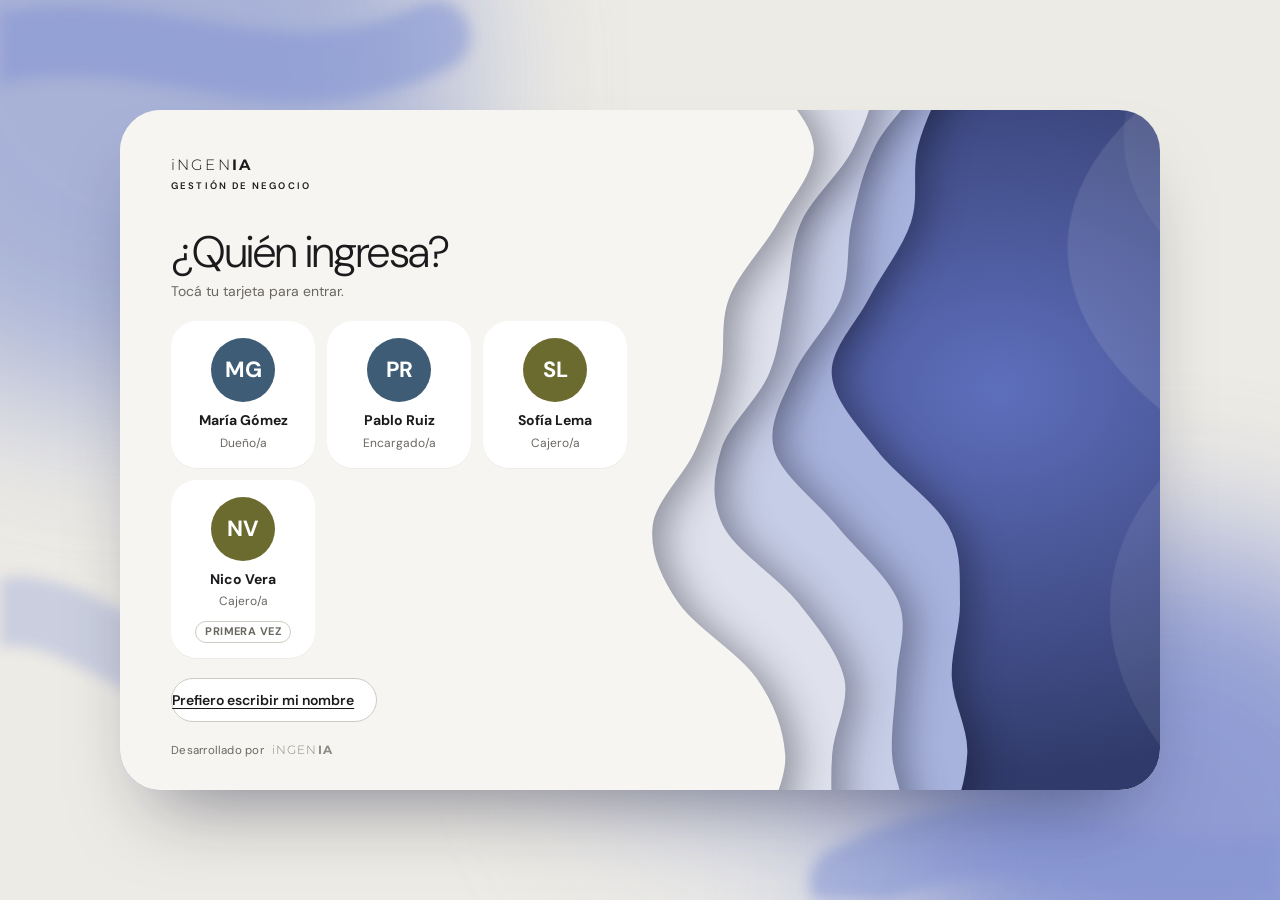
<file: demo/panel/tronco.html>
<!DOCTYPE html>
<html lang="es-AR"><head><meta charset="utf-8"><title>Tronco con API falsa</title></head>
<body>
<!-- Abre el Panel.html REAL (tronco) con la API falsa debajo. Uso: tronco.html?auto=1&rol=cajero&marca=8C2D4A&dark=1
     auto=1 deja una sesión guardada (prueba el camino "sesión restaurada"); sin auto, se ve el login (dev@x, clave cualquiera). -->
<script src="modulos.js"></script>
<script src="api-falsa.js"></script>
<script>
(function () {
  var Q = new URLSearchParams(location.search);
  try { if (Q.get('auto') === '1') sessionStorage.setItem('pnl.t', 'tok-fake-' + (Q.get('rol') || 'dueño/a')); if (Q.get('m')) sessionStorage.setItem('pnl.m', Q.get('m')); } catch (e) {}
  document.open(); document.write(window.__MODULOS__.__tronco); document.close();
  if (Q.get('dark') === '1') document.documentElement.classList.add('dark');
})();
</script>
</body></html>
</file>
<file: css/site.css>
/* iNGENIA · motion site · Montserrat local, sin dependencias externas */
@font-face{font-family:Montserrat;font-weight:300;font-display:swap;src:url(../fonts/montserrat-latin-300-normal.woff2) format("woff2")}
@font-face{font-family:Montserrat;font-weight:500;font-display:swap;src:url(../fonts/montserrat-latin-500-normal.woff2) format("woff2")}
@font-face{font-family:Montserrat;font-weight:600;font-display:swap;src:url(../fonts/montserrat-latin-600-normal.woff2) format("woff2")}
@font-face{font-family:Montserrat;font-weight:700;font-display:swap;src:url(../fonts/montserrat-latin-700-normal.woff2) format("woff2")}
@font-face{font-family:Montserrat;font-weight:800;font-display:swap;src:url(../fonts/montserrat-latin-800-normal.woff2) format("woff2")}

:root{
  --bg:#F3F6FC;--panel:#FFFFFF;--panel2:#E9EFFA;--txt:#0B1120;--mut:#56627C;
  --blue:#2563EB;--blue2:#2563EB;--orange:#F97316;--green:#16A34A;--amber:#F59E0B;
  --ink:11,17,32;--line:rgba(11,17,32,.1);--glass:rgba(11,17,32,.035);
  --navbg:rgba(243,246,252,.78);--flowmid:#E6EDFA;--card1:#FFFFFF;--card2:#EDF2FC;--cardsh:0 24px 50px -28px rgba(20,40,90,.35);
  --toastbg:rgba(255,255,255,.9);--sheetbg:#FFFFFF;--wabg:#FFFFFF;--wah:#F1F5FB;--ovbg:rgba(11,17,32,.45);
  --gA:#1D4ED8;--gB:#3B82F6;--gC:#7aa2ff;--blobA:rgba(37,99,235,.30);--blobB:rgba(249,115,22,.20);--blobC:rgba(75,131,246,.24);--glowc:rgba(37,99,235,.10);
  --nav:64px;--r:22px;--pad:clamp(20px,5vw,72px);
  --ease:cubic-bezier(.22,1,.36,1);color-scheme:light;
}
[data-theme=dark]{
  --bg:#0B1120;--panel:#10192E;--panel2:#0d1527;--txt:#E5E7EB;--mut:#8B96AC;
  --blue2:#4B83F6;--green:#22C55E;--ink:255,255,255;--line:rgba(var(--ink),.09);--glass:rgba(var(--ink),.045);
  --navbg:rgba(11,17,32,.72);--flowmid:#0a1226;--card1:#16213c;--card2:#0e1730;--cardsh:none;
  --toastbg:rgba(16,25,46,.82);--sheetbg:#0f1830;--wabg:#0c1424;--wah:#121c32;--ovbg:rgba(4,7,13,.72);
  --gA:#4B83F6;--gB:#8fb4ff;--gC:#ffffff;--blobA:rgba(37,99,235,.75);--blobB:rgba(249,115,22,.28);--blobC:rgba(29,78,216,.5);--glowc:rgba(37,99,235,.16);color-scheme:dark;
}
*{box-sizing:border-box;margin:0;padding:0}
html{overflow-x:clip;-webkit-text-size-adjust:100%}
html.lenis,html.lenis @font-face{font-family:Geist;font-weight:100 900;font-display:swap;src:url(../fonts/geist-latin-wght-normal.woff2) format("woff2")}
body{height:auto}
.lenis.lenis-smooth{scroll-behavior:auto!important}
.lenis.lenis-stopped{overflow:hidden}
body{background:var(--bg);color:var(--txt);font-family:Geist,system-ui,-apple-system,Segoe UI,Roboto,sans-serif;font-weight:400;line-height:1.55;overflow-x:clip;-webkit-font-smoothing:antialiased}
img,svg{display:block;max-width:100%}
a{color:inherit;text-decoration:none}
button{font:inherit;color:inherit;background:none;border:0;cursor:pointer;-webkit-tap-highlight-color:transparent}
ul,ol{list-style:none}
::selection{background:var(--blue);color:#fff}
.wrap{width:100%;max-width:1240px;margin:0 auto;padding:0 var(--pad)}
.kicker{font-size:12px;font-weight:600;letter-spacing:.22em;text-transform:uppercase;color:var(--orange);display:flex;align-items:center;gap:10px}
.kicker::before{content:"";width:7px;height:7px;border-radius:50%;background:var(--orange);box-shadow:0 0 0 0 rgba(249,115,22,.6);animation:pulse 2s infinite}
@keyframes pulse{70%{box-shadow:0 0 0 10px rgba(249,115,22,0)}100%{box-shadow:0 0 0 0 rgba(249,115,22,0)}}
h1,h2,h3{font-weight:700;letter-spacing:-.025em;line-height:1.05}
h2{font-size:clamp(32px,5.6vw,68px)}
.lead{font-size:clamp(16px,1.6vw,20px);color:var(--mut);font-weight:500;max-width:56ch}
.lead b{color:var(--txt);font-weight:600}
.grad{background:linear-gradient(100deg,var(--gA),var(--gB) 60%,var(--gC));-webkit-background-clip:text;background-clip:text;color:transparent}
.light{font-weight:300}
section{position:relative}

/* ---------- barra de progreso / glow ---------- */
#prog{position:fixed;top:0;left:0;height:3px;width:100%;transform-origin:0 50%;transform:scaleX(0);background:linear-gradient(90deg,var(--blue),var(--blue2));z-index:90}
#glow{position:fixed;left:0;top:0;width:520px;height:520px;margin:-260px 0 0 -260px;border-radius:50%;background:radial-gradient(circle,var(--glowc),transparent 65%);pointer-events:none;z-index:1;opacity:0}
@media(hover:hover) and (pointer:fine){#glow{opacity:1}}

/* ---------- preloader ---------- */
#pre{position:fixed;inset:0;background:var(--bg);z-index:200;display:grid;place-items:center}
#pre .iso{width:110px;height:auto;aspect-ratio:880/730}
#pre .iso .eye{transform-box:fill-box;transform-origin:center}
html:not(.js) #pre{display:none}

/* ---------- nav ---------- */
.nav{position:fixed;top:0;left:0;right:0;height:var(--nav);z-index:80;display:flex;align-items:center;transition:background .4s,backdrop-filter .4s,border-color .4s;border-bottom:1px solid transparent}
.nav.solid{background:var(--navbg);backdrop-filter:blur(16px);-webkit-backdrop-filter:blur(16px);border-color:var(--line)}
.nav .wrap{display:flex;align-items:center;justify-content:space-between}
.brand{display:flex;align-items:center;gap:10px;font-size:22px;letter-spacing:-.02em}
.brand svg{width:34px;height:auto;aspect-ratio:880/730}
.brand .l{font-weight:300}.brand .b{font-weight:700}
.nav-links{display:none;gap:30px;font-size:13px;font-weight:500;color:var(--mut)}
.nav-links a{transition:color .2s}.nav-links a:hover{color:var(--txt)}
@media(min-width:900px){.nav-links{display:flex}}

/* ---------- botones ---------- */
.btn{position:relative;display:inline-flex;align-items:center;justify-content:center;gap:10px;height:54px;padding:0 28px;border-radius:999px;font-weight:600;font-size:15px;letter-spacing:.01em;white-space:nowrap;transition:transform .25s var(--ease),box-shadow .25s,background .25s,border-color .25s;will-change:transform;user-select:none;overflow:hidden}
.btn svg{width:20px;height:20px;flex:none}
.btn:active{transform:scale(.97)}
.btn-p{background:var(--blue);color:#fff;box-shadow:0 10px 34px -8px rgba(37,99,235,.75),inset 0 1px 0 rgba(255,255,255,.25)}
.btn-p:hover{background:#2f6df0;box-shadow:0 14px 44px -6px rgba(37,99,235,.95),inset 0 1px 0 rgba(255,255,255,.3)}
.btn-p::after{content:"";position:absolute;inset:0;border-radius:inherit;background:linear-gradient(110deg,transparent 30%,rgba(255,255,255,.35) 50%,transparent 70%);transform:translateX(-120%);animation:sheen 3.6s 1.5s infinite}
@keyframes sheen{40%,100%{transform:translateX(120%)}}
.btn-g{border:1.5px solid rgba(var(--ink),.22);color:var(--txt);background:rgba(var(--ink),.03)}
.btn-g:hover{border-color:var(--txt);background:rgba(var(--ink),.09)}
.btn-s{height:42px;padding:0 20px;font-size:13px}
.btn-l{height:64px;padding:0 38px;font-size:17px}
.row{display:flex;flex-wrap:wrap;gap:14px}

/* ---------- HERO ---------- */
.hero{min-height:100svh;padding:calc(var(--nav) + 36px) 0 64px;display:flex;align-items:center;overflow:hidden}
.hero .bg{position:absolute;inset:0;pointer-events:none}
.blob{position:absolute;border-radius:50%;opacity:.7}
.blob.a{width:760px;height:760px;background:radial-gradient(circle,var(--blobA),transparent 68%);left:-300px;top:-260px}
.blob.b{width:620px;height:620px;background:radial-gradient(circle,var(--blobB),transparent 68%);right:-260px;bottom:-240px}
.blob.c{width:560px;height:560px;background:radial-gradient(circle,var(--blobC),transparent 68%);right:5%;top:0}
@media(min-width:960px){.blob.a{animation:breathe 9s ease-in-out infinite}.blob.c{animation:breathe 13s -6s ease-in-out infinite}}
@keyframes breathe{50%{transform:translate(30px,26px) scale(1.12)}}
#cv{position:absolute;inset:0;width:100%;height:100%}
.hero .wrap{position:relative;display:grid;gap:48px;align-items:center}
@media(min-width:960px){.hero .wrap{grid-template-columns:1.08fr .92fr}}
.hero h1{font-size:clamp(42px,11.6vw,66px);margin:22px 0 24px;line-height:1}
@media(min-width:960px){.hero h1{font-size:clamp(52px,5.3vw,86px)}}
.ln{display:block;white-space:nowrap;overflow:hidden;padding-bottom:.12em;margin-bottom:-.12em}
.ln>span{display:block}
.live-dot{display:inline-block;width:.16em;height:.16em;border-radius:50%;background:var(--orange);margin-left:.08em;vertical-align:baseline;animation:pulse 2s infinite}
.hero .lead{margin-bottom:32px}
.trust{display:flex;flex-wrap:wrap;gap:10px 22px;margin-top:30px;font-size:12px;font-weight:500;color:var(--mut);letter-spacing:.04em}
.trust span{display:flex;align-items:center;gap:8px}
.trust i{width:6px;height:6px;border-radius:50%;background:var(--green);display:block}

.hv{position:relative;height:clamp(420px,62vw,620px);perspective:1200px}
@media(min-width:960px){.hv{height:640px}}
.hv .phone{position:absolute;left:50%;top:50%;height:min(560px,92%);transform:translate(-50%,-50%) rotateY(-14deg) rotateX(4deg) rotateZ(3deg);transform-style:preserve-3d;box-shadow:0 60px 100px -30px rgba(0,0,0,.8),0 0 0 1px rgba(var(--ink),.08)}
.toast{position:absolute;z-index:3;display:flex;align-items:center;gap:12px;padding:12px 16px 12px 12px;border-radius:18px;background:var(--toastbg);border:1px solid var(--line);backdrop-filter:blur(14px);-webkit-backdrop-filter:blur(14px);box-shadow:0 24px 50px -18px rgba(0,0,0,.75);font-size:13px;line-height:1.3;min-width:200px}
.toast .ic{width:38px;height:38px;border-radius:50%;display:grid;place-items:center;flex:none}
.toast .ic svg{width:19px;height:19px}
.toast b{display:block;font-weight:600;font-size:13px}
.toast small{color:var(--mut);font-weight:500;font-size:12px}
.ic.o{background:rgba(249,115,22,.16);color:var(--orange)}
.ic.bl{background:rgba(37,99,235,.2);color:var(--blue2)}
.ic.gr{background:rgba(34,197,94,.16);color:var(--green)}
.t1{left:-2%;top:14%}.t2{right:-2%;top:42%}.t3{left:2%;bottom:8%}
@media(max-width:520px){.toast{min-width:0;padding:9px 12px 9px 9px}.t1{left:0}.t2{right:0}.toast .ic{width:32px;height:32px}}

/* ---------- mockups: celular ---------- */
.phone{aspect-ratio:9/18.6;border-radius:38px;border:7px solid #04070d;background:#04070d;overflow:hidden;position:relative}
.phone::before{content:"";position:absolute;top:8px;left:50%;width:30%;height:16px;background:#04070d;border-radius:20px;transform:translateX(-50%);z-index:5}
.scr{position:absolute;inset:0;border-radius:30px;overflow:hidden;background:#F6F3EE;color:#1b1713;font-size:11px;padding:34px 12px 12px}
.scr .bar{display:flex;align-items:center;justify-content:space-between;margin-bottom:10px}
.scr .shop{font-weight:700;font-size:12px;letter-spacing:-.01em;white-space:nowrap;overflow:hidden;text-overflow:ellipsis;min-width:0}
.scr .cartb{white-space:nowrap;flex:none;margin-left:6px;background:#1b1713;color:#fff;border-radius:99px;padding:5px 10px;font-weight:600;font-size:10px}
.chips{display:flex;gap:5px;margin-bottom:10px;overflow:hidden}
.chips span{padding:4px 9px;border-radius:99px;background:#e8e2d8;font-weight:600;font-size:9.5px;white-space:nowrap}
.chips span.on{background:#1b1713;color:#fff}
.grid{display:grid;grid-template-columns:1fr 1fr;gap:8px}
.pr{background:#fff;border-radius:14px;padding:7px;box-shadow:0 2px 8px rgba(60,40,20,.08)}
.pr i{display:block;aspect-ratio:1;border-radius:10px;margin-bottom:6px}
.pr b{display:block;font-weight:600;font-size:10px;line-height:1.2}
.pr em{font-style:normal;font-weight:700;font-size:11px}
.pr .add{float:right;width:20px;height:20px;border-radius:50%;background:var(--blue);color:#fff;display:grid;place-items:center;font-weight:700;font-size:13px;line-height:1;margin-top:-2px}
.g1{background:radial-gradient(circle at 35% 30%,#f3d98d,#c7902f)}
.g2{background:radial-gradient(circle at 60% 30%,#f2c4a0,#c4683a)}
.g3{background:radial-gradient(circle at 40% 35%,#f4ecd0,#d9c27c)}
.g4{background:radial-gradient(circle at 60% 40%,#cfe0b9,#6f9a4a)}
.sbtn{position:absolute;left:12px;right:12px;bottom:12px;background:var(--blue);color:#fff;border-radius:99px;text-align:center;padding:11px;font-weight:700;font-size:11px;white-space:nowrap}

/* ---------- marquee ---------- */
.mq{border-block:1px solid var(--line);background:rgba(var(--ink),.02);overflow:hidden;padding:20px 0}
.mq-t{display:flex;width:max-content;animation:mq 36s linear infinite}
.mq span{font-size:clamp(18px,2.4vw,28px);font-weight:300;letter-spacing:.02em;color:var(--mut);padding:0 28px;white-space:nowrap;display:flex;align-items:center;gap:56px}
.mq span::after{content:"";width:8px;height:8px;border-radius:50%;background:var(--blue)}
@keyframes mq{to{transform:translateX(-50%)}}

/* ---------- problema ---------- */
.prob{padding:clamp(90px,16vw,200px) 0}
.prob p{font-size:clamp(28px,5.4vw,70px);font-weight:600;letter-spacing:-.03em;line-height:1.12;max-width:21ch}
.prob p .w{opacity:.14;transition:none}
.prob .turn{margin-top:60px;font-size:clamp(28px,5.4vw,70px)}
.prob .turn .grad{font-weight:700}

/* ---------- flujo pineado ---------- */
.flow{background:linear-gradient(180deg,var(--bg),var(--flowmid) 50%,var(--bg))}
.flow-pin{min-height:100svh;padding:calc(var(--nav) + 18px) 0 24px;display:flex;align-items:center}
.flow .wrap{display:grid;gap:22px;width:100%}
@media(min-width:960px){.flow .wrap{grid-template-columns:1fr 1fr;gap:64px;align-items:center}}
.flow h2{font-size:clamp(26px,4.4vw,58px);margin:12px 0 18px}
.caps{display:grid;gap:4px}
.cap{display:grid;grid-template-columns:34px 1fr;gap:0 12px;padding:10px 0;opacity:.32;transition:opacity .4s;border-top:1px solid var(--line)}
.cap .n{width:28px;height:28px;border-radius:50%;border:1.5px solid var(--mut);display:grid;place-items:center;font-size:12px;font-weight:700;transition:.4s}
.cap h3{font-size:clamp(16px,1.7vw,21px);letter-spacing:-.01em;font-weight:600;align-self:center}
.cap p{grid-column:2;color:var(--mut);font-size:14px;max-height:0;overflow:hidden;opacity:0;transition:max-height .5s var(--ease),opacity .4s}
.cap.on{opacity:1}
.cap.on .n{background:var(--orange);border-color:var(--orange);color:#fff;box-shadow:0 0 0 6px rgba(249,115,22,.16)}
.cap.on p{max-height:90px;opacity:1;padding-top:4px}
.stage{position:relative;height:min(38svh,380px);border-radius:28px;border:1px solid var(--line);background:radial-gradient(120% 90% at 50% 0%,rgba(37,99,235,.18),transparent 60%),var(--panel2);overflow:hidden}
@media(min-width:960px){.stage{height:min(66svh,580px)}}
@media(max-width:959px){.cap p{display:none}.cap{padding:8px 0}.flow h2{margin:8px 0 10px}}
.layer{position:absolute;inset:0;display:grid;place-items:center;padding:18px}
.stage .phone{height:100%;max-height:100%}
.ocard{width:min(100%,400px);border-radius:20px;border:1px solid var(--line);background:rgba(var(--ink),.05);padding:18px;display:grid;gap:12px}
.ocard .hd{display:flex;align-items:center;gap:10px;font-weight:700;font-size:16px}
.badge{padding:4px 10px;border-radius:99px;font-size:11px;font-weight:700;letter-spacing:.04em}
.badge.new{background:rgba(249,115,22,.18);color:var(--orange)}
.badge.prep{background:rgba(245,158,11,.16);color:var(--amber)}
.badge.ok{background:rgba(34,197,94,.16);color:var(--green)}
.ocard .it{display:flex;justify-content:space-between;color:var(--mut);font-size:13px}
.ocard .it b{color:var(--txt);font-weight:500}
.ocard .tot{display:flex;justify-content:space-between;font-weight:700;border-top:1px solid var(--line);padding-top:12px}
.ocard .act{background:var(--blue);border-radius:99px;text-align:center;padding:11px;font-weight:600;font-size:13px}
.bell{position:relative;display:inline-grid;place-items:center;width:34px;height:34px;border-radius:50%;background:rgba(249,115,22,.16);color:var(--orange)}
.bell svg{width:18px;height:18px}
.stk{width:min(100%,400px);display:grid;gap:16px}
.stk .r{display:grid;gap:7px;font-size:13px;font-weight:500}
.stk .r .t{display:flex;justify-content:space-between}
.stk .r .t span:last-child{color:var(--mut);font-variant-numeric:tabular-nums}
.stk .trk{height:10px;border-radius:99px;background:rgba(var(--ink),.07);overflow:hidden}
.stk .trk i{display:block;height:100%;border-radius:inherit;background:linear-gradient(90deg,var(--blue),var(--blue2));width:100%;transform-origin:0 50%}
.stk .low i{background:linear-gradient(90deg,var(--orange),#fbb06a)}
.chart{width:min(100%,420px)}
.chart .big{font-size:clamp(34px,5vw,52px);font-weight:700;letter-spacing:-.03em;font-variant-numeric:tabular-nums}
.chart .sub{color:var(--mut);font-size:13px;margin-bottom:16px}
.bars{display:flex;align-items:flex-end;gap:8px;height:170px}
.bars i{flex:1;border-radius:8px 8px 3px 3px;background:linear-gradient(180deg,var(--blue2),var(--blue));transform-origin:50% 100%}
.bars i:last-child{background:linear-gradient(180deg,#fbb06a,var(--orange))}
.days{display:flex;gap:8px;margin-top:8px;font-size:10px;color:var(--mut);font-weight:600;letter-spacing:.08em}
.days span{flex:1;text-align:center}

/* ---------- servicios ---------- */
.svcs{padding:clamp(70px,12vw,150px) 0}
.sec-h{margin-bottom:clamp(40px,7vw,80px);display:grid;gap:18px}
.stack{display:grid;gap:22px}
.svc{display:grid;gap:26px;padding:clamp(22px,3.4vw,44px);border-radius:32px;border:1px solid var(--line);background:linear-gradient(160deg,var(--card1),var(--card2));box-shadow:var(--cardsh);overflow:hidden;position:relative}
.svc::before{content:"";position:absolute;width:640px;height:640px;border-radius:50%;opacity:.4;background:radial-gradient(circle,var(--c,var(--blue)),transparent 68%);right:-260px;top:-300px;pointer-events:none}
.svc>*{position:relative}
.svc .num{font-size:12px;font-weight:700;letter-spacing:.2em;color:var(--mut)}
.svc h3{font-size:clamp(28px,4vw,50px);margin:10px 0 14px}
.svc p.d{color:var(--mut);max-width:46ch}
.svc ul{display:grid;gap:10px;margin:20px 0 0}
.svc li{display:flex;gap:12px;align-items:flex-start;font-size:15px;font-weight:500}
.svc li::before{content:"";flex:none;width:20px;height:20px;border-radius:50%;margin-top:1px;background:var(--blue) url("data:image/svg+xml,%3Csvg xmlns='http://www.w3.org/2000/svg' viewBox='0 0 20 20'%3E%3Cpath d='M5.5 10.5l3 3 6-6.5' fill='none' stroke='white' stroke-width='2' stroke-linecap='round' stroke-linejoin='round'/%3E%3C/svg%3E") center/100% no-repeat}
.svc .vis{display:grid;place-items:center;min-height:300px}
@media(min-width:900px){
  .svc{grid-template-columns:1fr 1fr;align-items:center;min-height:520px}
  .svc.rev .vis{order:-1}
}
@media(min-width:900px) and (min-height:720px){
  .stack{display:block}
  .svc{position:sticky;top:calc(var(--nav) + 14px + var(--i)*18px);margin-bottom:max(34px,34svh);height:min(560px,calc(100svh - var(--nav) - 90px))}
}
.svc .phone{height:400px}
@media(min-width:900px){.svc .phone{height:min(440px,calc(100svh - 240px))}}

/* panel escritorio */
.desk{--ink:255,255,255;--line:rgba(255,255,255,.09);--mut:#8B96AC;--txt:#E5E7EB;color:var(--txt);width:100%;max-width:560px;border-radius:16px;border:1px solid var(--line);background:#0a1224;box-shadow:0 40px 70px -30px rgba(0,0,0,.8);overflow:hidden}
.desk .top{display:flex;gap:6px;padding:10px 12px;border-bottom:1px solid var(--line);background:rgba(var(--ink),.03)}
.desk .top i{width:9px;height:9px;border-radius:50%;background:rgba(var(--ink),.18)}
.desk .bd{display:grid;grid-template-columns:116px 1fr;min-height:260px}
.sb{border-right:1px solid var(--line);padding:12px 8px;display:grid;gap:3px;align-content:start;font-size:11px;font-weight:500;color:var(--mut)}
.sb div{padding:7px 9px;border-radius:9px}
.sb .on{background:rgba(37,99,235,.2);color:#fff}
.kb{padding:12px;display:grid;grid-template-columns:repeat(3,1fr);gap:8px;align-content:start}
.kb h5{font-size:10px;letter-spacing:.12em;text-transform:uppercase;color:var(--mut);font-weight:700;margin-bottom:2px;display:flex;align-items:center;gap:6px}
.kb h5 i{width:6px;height:6px;border-radius:50%;display:block}
.kc{border-radius:10px;border:1px solid var(--line);background:rgba(var(--ink),.04);padding:8px;font-size:10px;line-height:1.35;margin-top:7px}
.kc b{display:block;font-size:11px}
.kc span{color:var(--mut)}
.kc.hot{border-color:rgba(249,115,22,.55);box-shadow:0 0 0 3px rgba(249,115,22,.12)}
@media(max-width:520px){.desk .bd{grid-template-columns:1fr}.sb{display:none}.kb{padding:10px 8px;gap:5px}.kc{padding:6px}}

/* restó */
.scr.dk{background:#14110f;color:#f2e8da}
.scr.dk .shop{font-family:Georgia,serif;font-weight:400;font-size:16px;letter-spacing:.02em}
.mesa{display:inline-block;background:#c9a26a;color:#1a140c;border-radius:99px;padding:3px 9px;font-weight:700;font-size:9px;letter-spacing:.08em;margin-bottom:8px}
.mi{display:flex;justify-content:space-between;padding:8px 0;border-bottom:1px solid rgba(242,232,218,.12);font-size:10.5px}
.mi b{font-weight:500}.mi em{font-style:normal;color:#c9a26a;font-weight:600}
.rbtn{display:grid;grid-template-columns:1fr 1fr;gap:6px;position:absolute;left:12px;right:12px;bottom:12px}
.rbtn span{border:1px solid rgba(201,162,106,.6);border-radius:99px;text-align:center;padding:9px 4px;font-size:9.5px;font-weight:600;color:#c9a26a}
.rbtn span.f{background:#c9a26a;color:#1a140c}

/* community */
.cm{position:relative;width:min(100%,360px);height:320px}
.cs{position:absolute;width:210px;aspect-ratio:4/5;border-radius:20px;padding:20px;display:flex;flex-direction:column;justify-content:space-between;box-shadow:0 30px 60px -24px rgba(0,0,0,.8);font-weight:700;line-height:1.1}
.cs small{font-size:10px;letter-spacing:.16em;font-weight:600;opacity:.7}
.cs strong{font-size:23px;letter-spacing:-.02em}
.cs.a{left:0;top:30px;background:#F6F3EE;color:#14110f;transform:rotate(-7deg)}
.cs.b{left:70px;top:8px;background:linear-gradient(160deg,#2563EB,#1d3f99);transform:rotate(2deg)}
.cs.c{left:140px;top:34px;background:#14110f;color:#fff;border:1px solid var(--line);transform:rotate(9deg)}
.saved{position:absolute;right:0;bottom:0;z-index:4;display:flex;align-items:center;gap:8px;background:var(--toastbg);border:1px solid var(--line);border-radius:99px;padding:9px 14px;font-weight:700;font-size:13px;backdrop-filter:blur(10px)}
.saved svg{width:16px;height:16px;color:var(--orange)}

/* foto */
.cmp{position:relative;width:min(100%,420px);aspect-ratio:1;border-radius:24px;overflow:hidden;border:1px solid var(--line);touch-action:pan-y;user-select:none;cursor:ew-resize}
.cmp .after,.cmp .before{position:absolute;inset:0;display:grid;place-items:center}
.cmp .after{background:radial-gradient(circle at 50% 40%,#fff,#dfe6f3 70%)}
.cmp .before{background:linear-gradient(135deg,#4a3f35,#2b241e);clip-path:inset(0 50% 0 0)}
.jar{width:34%;aspect-ratio:.7;position:relative}
.jar i{position:absolute;left:0;right:0;bottom:0;top:18%;border-radius:14px 14px 18px 18px;background:linear-gradient(90deg,#c76a2b,#f0a15e 40%,#b45a1e)}
.jar::before{content:"";position:absolute;left:12%;right:12%;top:0;height:22%;border-radius:8px 8px 3px 3px;background:#2b2118}
.jar b{position:absolute;left:14%;right:14%;top:44%;height:26%;background:#f6f3ee;border-radius:6px;z-index:2}
.after .jar{filter:drop-shadow(0 24px 22px rgba(30,40,70,.35))}
.before .jar{filter:brightness(.6) saturate(.6) blur(.6px);transform:rotate(-4deg) translateY(6%)}
.tag{position:absolute;top:14px;padding:5px 11px;border-radius:99px;font-size:10px;font-weight:700;letter-spacing:.14em;text-transform:uppercase;z-index:3}
.tag.l{left:14px;background:rgba(0,0,0,.55);color:#fff}
.tag.r{right:14px;background:var(--blue);color:#fff}
.hnd{position:absolute;top:0;bottom:0;left:50%;width:2px;background:#fff;z-index:4;pointer-events:none}
.hnd::after{content:"";position:absolute;top:50%;left:50%;width:42px;height:42px;margin:-21px;border-radius:50%;background:#fff url("data:image/svg+xml,%3Csvg xmlns='http://www.w3.org/2000/svg' viewBox='0 0 42 42'%3E%3Cpath d='M16 15l-6 6 6 6M26 15l6 6-6 6' fill='none' stroke='%230B1120' stroke-width='2.4' stroke-linecap='round' stroke-linejoin='round'/%3E%3C/svg%3E") center no-repeat;box-shadow:0 8px 24px rgba(0,0,0,.35)}

.eco{margin-top:30px;border-radius:28px;padding:clamp(24px,4vw,44px);display:grid;gap:18px;border:1px solid rgba(37,99,235,.5);background:linear-gradient(120deg,rgba(37,99,235,.28),rgba(249,115,22,.1))}
.eco h3{font-size:clamp(24px,3.4vw,40px)}
@media(min-width:900px){.eco{grid-template-columns:1fr auto;align-items:center}}

/* ---------- diferencial ---------- */
.dif{padding:clamp(80px,13vw,170px) 0;background:radial-gradient(80% 60% at 50% 0%,rgba(37,99,235,.2),transparent 70%)}
.dif h2{font-size:clamp(38px,7.4vw,104px);max-width:14ch;margin:16px 0 22px}
.cmpt{margin-top:clamp(36px,6vw,70px);display:grid;gap:12px}
.cr{display:grid;gap:10px;grid-template-columns:1fr;border-radius:22px;border:1px solid var(--line);background:var(--glass);padding:16px 18px;box-shadow:var(--cardsh)}
@media(min-width:760px){.cr{grid-template-columns:1fr 1fr;gap:28px;padding:20px 28px}.cr.hd{background:none;border:0;padding-block:0;box-shadow:none}}
.cr .x,.cr .v{display:flex;gap:12px;align-items:flex-start;font-size:clamp(14px,1.4vw,17px);font-weight:500}
.cr .x{color:var(--mut)}
.cr .x::before,.cr .v::before{content:"";flex:none;width:22px;height:22px;border-radius:50%;margin-top:1px;background-position:center;background-repeat:no-repeat;background-size:100%}
.cr .x::before{background-color:rgba(239,68,68,.16);background-image:url("data:image/svg+xml,%3Csvg xmlns='http://www.w3.org/2000/svg' viewBox='0 0 22 22'%3E%3Cpath d='M7.5 7.5l7 7M14.5 7.5l-7 7' stroke='%23EF4444' stroke-width='2' stroke-linecap='round'/%3E%3C/svg%3E")}
.cr .v::before{background-color:var(--blue);background-image:url("data:image/svg+xml,%3Csvg xmlns='http://www.w3.org/2000/svg' viewBox='0 0 22 22'%3E%3Cpath d='M6 11.5l3.5 3.5 6.5-7' fill='none' stroke='white' stroke-width='2.2' stroke-linecap='round' stroke-linejoin='round'/%3E%3C/svg%3E")}
.cr .v{color:var(--txt)}
.cr.hd .x,.cr.hd .v{font-size:12px;letter-spacing:.2em;text-transform:uppercase;font-weight:700}
.cr.hd .x::before,.cr.hd .v::before{display:none}
.cr.hd{display:none}
@media(min-width:760px){.cr.hd{display:grid}}
.mlab{display:none;font-size:11px;letter-spacing:.16em;text-transform:uppercase;font-weight:700;margin-bottom:-4px}
@media(max-width:759px){.mlab{display:block;color:var(--mut)}.mlab.b{color:var(--blue2)}}

/* ---------- caso ---------- */
.case{padding:clamp(60px,10vw,130px) 0}
.case-in{border-radius:36px;padding:clamp(28px,5vw,70px);border:1px solid var(--line);background:linear-gradient(140deg,rgba(var(--ink),.07),rgba(var(--ink),.015));display:grid;gap:30px;overflow:hidden;position:relative;box-shadow:var(--cardsh)}
.case-in::after{content:"";position:absolute;right:-100px;bottom:-140px;width:420px;height:420px;border-radius:50%;background:var(--orange);filter:blur(130px);opacity:.18}
@media(min-width:900px){.case-in{grid-template-columns:1.1fr .9fr;align-items:center}}
.case .x25{white-space:nowrap;font-size:clamp(70px,16vw,170px);font-weight:700;letter-spacing:-.06em;line-height:.9;font-variant-numeric:tabular-nums}
.case .x25 small{display:block;font-size:.16em;letter-spacing:.02em;font-weight:500;color:var(--mut);margin-top:10px}
.case h3{font-size:clamp(24px,3vw,38px);margin-bottom:14px}

/* ---------- proceso ---------- */
.proc{padding:clamp(70px,11vw,140px) 0}
.steps{position:relative;display:grid;gap:18px;margin-top:clamp(36px,6vw,64px)}
@media(min-width:900px){.steps{grid-template-columns:repeat(4,1fr);gap:22px}}
.step{position:relative;padding:26px;border-radius:26px;border:1px solid var(--line);background:var(--glass);transition:border-color .4s,transform .4s var(--ease);box-shadow:var(--cardsh)}
.step:hover{border-color:rgba(37,99,235,.6);transform:translateY(-6px)}
.step .no{width:44px;height:44px;border-radius:50%;display:grid;place-items:center;background:var(--blue);font-weight:700;margin-bottom:18px}
.step h3{font-size:21px;margin-bottom:8px;letter-spacing:-.01em}
.step p{color:var(--mut);font-size:14.5px}
.step.hl{border-color:rgba(249,115,22,.55);background:linear-gradient(160deg,rgba(249,115,22,.14),rgba(var(--ink),.02))}
.step.hl .no{background:var(--orange)}

/* ---------- constructor de mensaje ---------- */
.cta{padding:clamp(80px,12vw,150px) 0;background:radial-gradient(70% 55% at 50% 100%,rgba(37,99,235,.3),transparent 70%)}
.cta h2{font-size:clamp(36px,7vw,92px);max-width:16ch}
.cta-g{display:grid;gap:36px;margin-top:clamp(30px,5vw,60px)}
@media(min-width:960px){.cta-g{grid-template-columns:1.05fr .95fr;align-items:start;gap:56px}}
.q{margin-bottom:26px}
.q h4{font-size:12px;letter-spacing:.18em;text-transform:uppercase;color:var(--mut);font-weight:700;margin-bottom:12px}
.ch{display:flex;flex-wrap:wrap;gap:9px}
.ch button{height:44px;padding:0 18px;border-radius:99px;border:1.5px solid rgba(var(--ink),.18);font-weight:600;font-size:14px;transition:.25s var(--ease)}
.ch button:hover{border-color:var(--txt)}
.ch button[aria-pressed=true]{background:var(--txt);color:var(--bg);border-color:var(--txt);transform:scale(1.04)}
.wa{position:sticky;top:calc(var(--nav) + 18px);border-radius:28px;border:1px solid var(--line);background:var(--wabg);overflow:hidden}
.wa .h{display:flex;align-items:center;gap:12px;padding:14px 18px;background:var(--wah);border-bottom:1px solid var(--line);font-weight:600;font-size:14px}
.wa .h .av{width:36px;height:36px;border-radius:50%;background:#fff;display:grid;place-items:center}
.wa .h .av svg{width:24px;height:auto;aspect-ratio:880/730}
.wa .h small{display:block;color:var(--green);font-weight:500;font-size:11px}
.wa .bd{padding:22px 18px;min-height:210px;background:radial-gradient(circle at 20% 10%,rgba(37,99,235,.08),transparent 50%)}
.bub{color:#fff;background:#1c4fd6;border-radius:18px 18px 4px 18px;padding:14px 16px;font-size:15px;font-weight:500;line-height:1.45;margin-left:auto;max-width:92%;box-shadow:0 12px 30px -14px rgba(0,0,0,.6);min-height:3.4em}
.bub .cur{display:inline-block;width:2px;height:1em;background:#fff;vertical-align:-.12em;margin-left:2px;animation:blink 1s steps(1) infinite}
@keyframes blink{50%{opacity:0}}
.wa .ft{display:grid;gap:10px;padding:16px 18px 20px;border-top:1px solid var(--line)}
@media(min-width:420px){.wa .ft{grid-template-columns:1fr 1fr}}
.wa .ft .btn{padding:0 16px;font-size:14px;height:52px}
.ig-row{display:flex;flex-wrap:wrap;align-items:center;gap:16px;margin-top:clamp(40px,6vw,64px);padding-top:30px;border-top:1px solid var(--line)}
.ig-row p{color:var(--mut);font-weight:500}

/* ---------- footer ---------- */
footer{padding:50px 0 120px;border-top:1px solid var(--line)}
footer .wrap{display:grid;gap:28px}
@media(min-width:800px){footer .wrap{grid-template-columns:1fr auto;align-items:end}footer{padding-bottom:60px}}
.fl{display:flex;flex-wrap:wrap;gap:12px 26px;color:var(--mut);font-weight:500;font-size:14px}
.fl a:hover{color:var(--txt)}
.fine{color:var(--mut);font-size:12.5px;font-weight:500}

/* ---------- barra pegada móvil + flotante ---------- */
.dock{position:fixed;left:12px;right:12px;bottom:calc(12px + env(safe-area-inset-bottom));z-index:70;display:flex;gap:10px;transform:translateY(140%);transition:transform .55s var(--ease)}
.dock.show{transform:none}
.dock .btn{flex:1;height:56px;box-shadow:0 18px 40px -10px rgba(0,0,0,.7),0 10px 34px -8px rgba(37,99,235,.75)}
.dock .btn.ig{flex:none;width:56px;padding:0;background:var(--sheetbg);color:var(--txt);border:1.5px solid rgba(var(--ink),.22);border-radius:50%;box-shadow:0 18px 40px -10px rgba(0,0,0,.7)}
@media(min-width:900px){
  .dock{left:auto;right:28px;bottom:28px;width:auto}
  .dock .btn{flex:none;height:58px;padding:0 26px}
  .dock .btn.ig{width:58px;padding:0}
}

/* ---------- modal contacto ---------- */
.modal{position:fixed;inset:0;z-index:150;display:grid;place-items:end center;padding:0;visibility:hidden}
@media(min-width:700px){.modal{place-items:center;padding:20px}}
.modal.open{visibility:visible}
.modal .ov{position:absolute;inset:0;background:var(--ovbg);backdrop-filter:blur(8px);-webkit-backdrop-filter:blur(8px);opacity:0;transition:opacity .35s}
.modal.open .ov{opacity:1}
.sheet{position:relative;width:100%;max-width:520px;border-radius:30px 30px 0 0;background:var(--sheetbg);border:1px solid var(--line);padding:30px 24px calc(30px + env(safe-area-inset-bottom));transform:translateY(60px);opacity:0;transition:.5s var(--ease)}
@media(min-width:700px){.sheet{border-radius:30px}}
.modal.open .sheet{transform:none;opacity:1}
.sheet h3{font-size:clamp(24px,4vw,32px);margin:12px 0 8px}
.sheet p{color:var(--mut);margin-bottom:22px;font-size:15px}
.who{display:grid;gap:12px}
.who a{display:flex;align-items:center;gap:16px;padding:16px 18px;border-radius:20px;border:1px solid var(--line);background:rgba(var(--ink),.04);transition:.25s var(--ease)}
.who a:hover{border-color:var(--blue);background:rgba(37,99,235,.14);transform:translateY(-2px)}
.who .av{width:48px;height:48px;border-radius:50%;background:var(--blue);display:grid;place-items:center;font-weight:700;font-size:19px;flex:none}
.who b{display:block;font-size:17px}.who small{color:var(--mut);font-size:13px;font-weight:500}
.who svg{margin-left:auto;width:24px;height:24px;color:var(--green);flex:none}
.x-close{position:absolute;top:14px;right:14px;width:40px;height:40px;border-radius:50%;background:rgba(var(--ink),.08);display:grid;place-items:center}
.x-close svg{width:16px}
.x-close svg{height:16px}
.sheet .or{margin:18px 0 0;display:flex;justify-content:center}

/* ---------- reveals ---------- */
.js .rv{opacity:0;transform:translateY(34px)}
@media(prefers-reduced-motion:reduce){
  *{animation-duration:.01ms!important;animation-iteration-count:1!important;transition-duration:.01ms!important}
  .js .rv{opacity:1;transform:none}
  .prob p .w{opacity:1}
}

/* ---------- móvil: tarjetas apiladas compactas ---------- */
@media(max-width:899px){
  .stack{display:block}
  .svc{position:sticky;top:calc(var(--nav) + 10px + var(--i)*10px);margin-bottom:max(22px,26svh);padding:24px 22px 0;gap:18px;border-radius:28px;max-height:calc(100svh - var(--nav) - 118px);overflow:hidden}
  .svc .num{display:block;font-size:11px}
  .svc h3{font-size:26px;margin:10px 0 12px;line-height:1.08}
  .svc p.d{font-size:14px;line-height:1.55}
  .svc ul{gap:11px;margin-top:16px}
  .svc li{font-size:14px;line-height:1.45}
  .svc .vis{min-height:0;height:210px;overflow:hidden;align-items:start;-webkit-mask-image:linear-gradient(#000 72%,transparent);mask-image:linear-gradient(#000 72%,transparent)}
  .svc .phone{height:380px}
  .svc .desk{margin-top:4px}
  .svc .cm{transform:scale(.68);transform-origin:50% 0;margin-bottom:-110px}
  .svc .cmp{aspect-ratio:16/10;width:min(100%,340px)}
}
@media(max-width:899px) and (max-height:720px){
  .svc p.d{display:none}
  .svc .vis{height:140px}
}
@media(max-width:759px){
  .cr{padding:22px 20px;gap:0}
  .cr>div:first-child{padding-bottom:18px;margin-bottom:18px;border-bottom:1px dashed rgba(var(--ink),.14)}
  .mlab{margin:0 0 10px;font-size:11px}
  .cr .x,.cr .v{font-size:15px;line-height:1.5;gap:14px}
  .cmpt{gap:16px}
}
.step p,.cap p{line-height:1.6}

/* ---------- modo día / noche ---------- */
.theme-btn{width:42px;height:42px;border-radius:50%;display:grid;place-items:center;border:1.5px solid rgba(var(--ink),.22);color:var(--txt);transition:transform .25s var(--ease),background .2s,border-color .2s;margin-right:10px;flex:none}
.theme-btn:hover{background:rgba(var(--ink),.08)}
.theme-btn:active{transform:scale(.88)}
.theme-btn svg{width:20px;height:20px;transition:transform .5s cubic-bezier(.34,1.56,.64,1)}
.theme-btn.swap svg{animation:themeswap .65s cubic-bezier(.34,1.56,.64,1)}
.theme-btn.swap{animation:themeglow 1s ease-out}
@keyframes themeswap{from{transform:rotate(-120deg) scale(.3);opacity:0}}
@keyframes themeglow{0%{box-shadow:0 0 0 0 rgba(249,115,22,.55)}100%{box-shadow:0 0 0 18px transparent}}
@media(hover:hover){.theme-btn:hover svg{transform:rotate(-18deg) scale(1.1)}}
.nav .r{display:flex;align-items:center}
::view-transition-old(root),::view-transition-new(root){animation:none;mix-blend-mode:normal}
::view-transition-new(root){z-index:2}
html.theme-fade,html.theme-fade *{transition:background-color .45s ease,border-color .45s ease,color .3s ease,fill .45s ease!important}

/* ---- tipografia alineada con la tarjeta (somosingenia): Geist texto, General Sans titulos, Montserrat solo logo ---- */
h1,h2,h3,h4,.big,.num{font-family:'General Sans',Geist,system-ui,sans-serif;font-weight:600;letter-spacing:-.02em;line-height:1.08;text-wrap:balance}
h2{font-size:clamp(30px,5vw,56px)}
p,li,.lead{text-wrap:pretty}
.lead{font-size:clamp(16px,1.5vw,19px);line-height:1.6;color:var(--mut);font-weight:400;max-width:54ch}
.lead b{font-weight:600}
.kicker{font-size:13px;font-weight:500;letter-spacing:0;text-transform:none;color:var(--mut);display:inline-flex;align-items:center;gap:8px;padding:6px 14px;border-radius:999px;background:var(--panel2);border:1px solid var(--line);width:fit-content}
.sec-h{gap:16px}
.brand,.brand .l,.brand .b,.foot .brand{font-family:Montserrat,sans-serif}
.brand .l{font-weight:300}.brand .b{font-weight:700}
.btn{font-family:Geist,system-ui,sans-serif;font-weight:600}

/* mosaico del hero (de la web anterior) */
.hv .gal{position:absolute;left:50%;top:50%;width:min(88%,440px);aspect-ratio:.94;transform:translate(-50%,-50%) rotateY(-8deg) rotateX(3deg);display:grid;grid-template-columns:1.15fr 1fr;grid-template-rows:1fr 1fr;gap:14px;transform-style:flat}
.g-cell{position:relative;overflow:hidden;background:linear-gradient(150deg,var(--panel2),var(--panel));border:1px solid rgba(var(--ink),.14);box-shadow:var(--cardsh)}
.g-large{grid-column:1;grid-row:1/3;border-radius:3.4rem 1.6rem 3.4rem 1.6rem}
.g-top{grid-column:2;grid-row:1;border-radius:1.4rem 2.6rem 1.4rem 2.6rem}
.g-bottom{grid-column:2;grid-row:2;border-radius:2.6rem 1.4rem 2.6rem 1.4rem}
.g-media{position:absolute;inset:0;width:100%;height:100%;object-fit:cover;display:block}

/* capturas reales (webs y paneles) */
.vis.real{position:relative;width:100%;max-width:620px;margin-inline:auto;padding-bottom:30px}
.rw{border-radius:14px;overflow:hidden;border:1px solid rgba(var(--ink),.14);background:#0a1224;box-shadow:0 36px 60px -30px rgba(10,20,50,.55)}
.rw .top{display:flex;align-items:center;gap:6px;padding:9px 12px;background:rgba(var(--ink),.06);border-bottom:1px solid rgba(var(--ink),.1)}
.rw .top i{width:9px;height:9px;border-radius:50%;background:rgba(var(--ink),.22)}
.rw .top span{margin-left:10px;font-size:11px;font-weight:500;color:var(--mut)}
.rw img{display:block;width:100%;height:auto}
.rp{position:absolute;right:-2%;bottom:0;width:30%;max-width:190px;border-radius:24px;border:5px solid #0b1120;background:#0b1120;overflow:hidden;box-shadow:0 30px 50px -18px rgba(10,20,50,.6)}
.rp img{display:block;width:100%;height:auto;border-radius:18px}
.works{padding:clamp(70px,10vw,130px) 0}
.wrow{display:grid;gap:22px;grid-template-columns:1fr}
@media(min-width:900px){.wrow{grid-template-columns:repeat(3,1fr);gap:28px}}
.wf{margin:0;display:grid;gap:14px}
.wf figcaption{display:grid;gap:2px}.wf figcaption b{font-family:'General Sans',Geist,sans-serif;font-size:19px;font-weight:600}.wf figcaption span{font-size:14px;color:var(--mut)}
@media(hover:hover){.wf .rw{transition:transform .35s var(--ease)}.wf:hover .rw{transform:translateY(-6px)}}
@media(max-width:899px){
  .svc .vis.real{height:auto;min-height:0;overflow:visible;-webkit-mask-image:none;mask-image:none;max-width:420px;padding-bottom:22px}
  .rp{width:32%;right:0}
}
@media(min-width:900px){.wrow{grid-template-columns:repeat(2,1fr);max-width:980px}}

.rw video{display:block;width:100%;aspect-ratio:16/10;object-fit:cover;background:#0a1224}
.rp video{display:block;width:100%;aspect-ratio:390/844;object-fit:cover;border-radius:18px;background:#0b1120}
/* ---- maquetas en vivo ---- */
.live-row{display:flex;flex-wrap:wrap;gap:10px;margin-top:22px}
.live-row .btn{height:48px;padding:0 22px;font-size:14.5px}
.live-ov{position:fixed;inset:0;z-index:220;display:flex;flex-direction:column;background:#0b1020}
.live-ov[hidden]{display:none}
.live-bar{display:flex;align-items:center;gap:12px;padding:10px 14px;padding-top:max(10px,env(safe-area-inset-top));background:#111936;color:#fff;font-size:13px}
.live-t{font-weight:600;font-family:'General Sans',Geist,sans-serif;white-space:nowrap}
.live-b{flex:1;min-width:0;opacity:.8;overflow:hidden;text-overflow:ellipsis;white-space:nowrap}
.live-x{flex:none;width:38px;height:38px;border-radius:50%;border:1px solid rgba(255,255,255,.35);background:transparent;color:#fff;font-size:24px;line-height:1;cursor:pointer}
.live-stage{position:relative;flex:1;min-height:0;display:grid;place-items:stretch}
.live-f{width:100%;height:100%;border:0;background:#fff}
.live-load[hidden]{display:none}
.live-load{pointer-events:none;position:absolute;inset:0;display:grid;place-items:center;color:#fff;opacity:.7;font-size:14px}
.live-ov[data-k="mesa"] .live-stage{place-items:center;padding:14px 0}
.live-ov[data-k="mesa"] .live-f{width:min(430px,100vw);height:100%;border-radius:22px}
html.live-open{overflow:hidden}
@media(max-width:700px){.live-b{display:none}.live-t{flex:1}.live-ov[data-k="mesa"] .live-stage{padding:0}.live-ov[data-k="mesa"] .live-f{border-radius:0;width:100%}}
/* ---- celular: menos aire muerto entre secciones ---- */
@media(max-width:759px){
  .prob{padding:56px 0 40px}
  .prob .turn{margin-top:32px}
  .flow-pin{min-height:0;padding:calc(var(--nav) + 8px) 0 40px}
  .hero{min-height:0;padding-bottom:40px}
  .hero .wrap{gap:28px}
  .hv{height:clamp(380px,100vw,440px)}
  .trust{margin-top:22px}
}
@media(max-width:899px){
  .svc:has(.live-row) p.d{display:none}
  .live-row{margin-top:14px;gap:8px}
  .live-row .btn{height:42px;padding:0 18px;font-size:13.5px}
}
@media(max-width:899px){
  .live-row{flex-wrap:nowrap}
  .live-row .btn{flex:1 1 0;min-width:0;padding:0 12px}
  .svc:has(.live-row) li:nth-child(3){display:none}
  .svc:has(.live-row) .vis.real{height:auto;overflow:hidden}
  .svc:has(.live-row) .rp{width:27%;right:1%}
  .svc:has(.live-row) .rw video{aspect-ratio:16/9}
}
@media(max-width:759px){
  .hero{padding-bottom:56px}
  .hv{height:clamp(400px,106vw,460px)}
  .toast{z-index:4}
  .t1{top:6%}.t2{top:44%}.t3{bottom:2%}
}
@media(max-width:759px){
  .hv{height:auto;perspective:none;padding:6px 0 30px;display:block}
  .hv .gal{position:relative;left:auto;top:auto;transform:none;width:88%;height:min(380px,92vw);aspect-ratio:auto;margin:0 auto}
  .toast.t1{top:-6px;left:0}
  .toast.t2{top:46%;right:0}
  .toast.t3{bottom:20px;left:2%}
}

/* ================= HEADER: idéntico al de somosingenia (repo Somos-Ingenia) ================= */
:root{--nav:72px;--glass-bg:rgba(255,255,255,0.66);--glass-border:rgba(37,99,235,0.24);--glass-blur:blur(20px) saturate(220%);--glass-highlight:rgba(255,255,255,0.95);--blue-deep:#173F9E;--surface:#F2F5FC;--surface-2:#E8EDFA;--border:rgba(11,17,32,0.10);--ink-dim:rgba(11,17,32,0.64);--shellw:72rem}
:root[data-theme="dark"]{--glass-bg:rgba(22,30,52,0.74);--glass-border:rgba(134,174,251,0.30);--glass-highlight:rgba(255,255,255,0.16);--blue-deep:#1E4FC2;--surface:#121A2E;--surface-2:#1B2540;--border:rgba(255,255,255,0.12);--ink-dim:rgba(243,246,255,0.68)}
header.site{position:fixed;top:0;left:0;right:0;z-index:80;height:auto;display:block;border-bottom:0;background:var(--glass-bg);-webkit-backdrop-filter:var(--glass-blur);backdrop-filter:var(--glass-blur);border:1px solid var(--glass-border);border-width:0 0 1px 0;transition:none}
header.site::before{content:'';position:absolute;inset:0;border-radius:inherit;padding:1.1px;background:linear-gradient(160deg,var(--glass-highlight) 0%,rgba(255,255,255,0.25) 25%,rgba(255,255,255,0) 45%,rgba(255,255,255,0) 65%,rgba(37,99,235,0.16) 88%,var(--glass-highlight) 100%);-webkit-mask:linear-gradient(#fff 0 0) content-box,linear-gradient(#fff 0 0);-webkit-mask-composite:xor;mask-composite:exclude;pointer-events:none}
header.site .shell{max-width:var(--shellw);margin:0 auto;padding:0 1.5rem}
@media(min-width:40rem){header.site .shell{padding:0 2.25rem}}
@media(min-width:64rem){header.site .shell{padding:0 3rem}}
header.site .site-nav{display:flex;align-items:center;justify-content:space-between;gap:1rem;padding-top:1.1rem;padding-bottom:1.1rem}
header.site .brand{display:flex;align-items:center;gap:.6rem;text-decoration:none;min-width:0;font-size:inherit;letter-spacing:normal}
header.site .brand img{width:clamp(38px,10vw,52px);height:auto;flex:none;display:block}
header.site .wordmark{font-family:'General Sans','Geist',system-ui,sans-serif;font-size:clamp(.94rem,4vw,1.3rem);letter-spacing:-.01em}
header.site .wordmark .wm-light{font-family:Montserrat,sans-serif;font-weight:300;color:var(--txt)}
header.site .wordmark .wm-bold{font-family:Montserrat,sans-serif;font-weight:700;color:var(--txt)}
header.site .nav-links{display:none;align-items:center;gap:1.75rem;font-size:.92rem;font-weight:500;color:inherit}
header.site .nav-links a{text-decoration:none;color:var(--ink-dim);transition:color .15s ease}
header.site .nav-links a:hover{color:var(--txt)}
@media(min-width:56rem){header.site .nav-links{display:flex}}
header.site .nav-right{display:flex;align-items:center;gap:clamp(.35rem,1.8vw,.9rem);flex:none}
header.site .ig-link,header.site .theme-btn{display:inline-flex;align-items:center;justify-content:center;width:clamp(27px,6.5vw,34px);height:clamp(27px,6.5vw,34px);border-radius:50%;flex:none;padding:0;background:var(--surface);color:var(--ink-dim);border:1px solid transparent;transition:background .15s ease,color .15s ease,transform .15s ease;cursor:pointer}
header.site .theme-btn{border-color:var(--border)}
header.site .ig-link:hover,header.site .theme-btn:hover{background:var(--surface-2);color:var(--txt);transform:translateY(-2px)}
header.site .ig-link svg{width:62%;height:62%}
header.site .theme-btn svg{width:60%;height:60%;fill:none;stroke:currentColor;stroke-width:2}
header.site .btn{display:inline-flex;align-items:center;justify-content:center;gap:.5rem;height:auto;font-family:inherit;font-size:clamp(.68rem,2.7vw,.92rem);font-weight:600;padding:.7em 1.05em;border-radius:999px;background:linear-gradient(135deg,var(--blue),var(--blue-deep));color:#fff;border:none;box-shadow:0 8px 20px rgba(37,99,235,.28);white-space:nowrap;text-decoration:none;cursor:pointer;transition:transform .15s ease,box-shadow .2s ease}
header.site .btn:hover{box-shadow:0 10px 24px rgba(37,99,235,.36)}
header.site .btn:active{transform:scale(.97)}

/* ================= ESCALA TIPOGRÁFICA Y BOTONES: igual a somosingenia ================= */
h1,h2,h3,h4{font-weight:600;letter-spacing:-.02em;line-height:1.08}
.hero h1,.hero h1.hz{font-size:clamp(2.1rem,6.5vw,3.5rem);line-height:1.06;margin:1.1rem 0 1.2rem}
@media(min-width:960px){.hero h1{font-size:clamp(2.6rem,4.2vw,3.5rem)}}
h2,.flow h2,.dif h2,.cta h2{font-size:clamp(1.6rem,4.5vw,2.3rem);letter-spacing:-.015em;line-height:1.12}
.dif h2,.cta h2{max-width:20ch}
.svc h3{font-size:clamp(1.4rem,2.6vw,1.9rem);margin:.6rem 0 .8rem;line-height:1.1}
.svc p.d,.lead,.hero .lead{font-size:1.02rem;line-height:1.6}
.svc li{font-size:.94rem}
.chart .big{font-size:clamp(2rem,4vw,2.8rem)}
.btn{height:auto;min-height:42px;padding:.7rem 1.3rem;font-size:.92rem;letter-spacing:0}
.btn-p::after{display:none}
.btn-l{height:auto;min-height:50px;padding:1rem 1.8rem;font-size:1rem}
.btn-s{height:auto;min-height:38px;padding:.55rem 1.05rem;font-size:.85rem}
.dock .btn{height:auto;min-height:48px;font-size:.95rem}
.wa .ft .btn{height:auto;min-height:44px;font-size:.9rem}
.live-row .btn{height:auto;min-height:42px;padding:.65rem 1.1rem;font-size:.88rem}
@media(max-width:759px){
  .hero h1{font-size:clamp(2rem,9vw,2.6rem)}
  h2,.flow h2,.dif h2,.cta h2{font-size:clamp(1.6rem,7vw,2rem)}
  .live-row .btn{padding:.6rem .8rem}
}

/* indicador vertical de avance en "Cuatro cosas" */
.caps{position:relative;padding-left:18px;--rail:0}
.caps::before{content:"";position:absolute;left:0;top:6px;bottom:6px;width:3px;border-radius:3px;background:var(--line)}
.caps::after{content:"";position:absolute;left:0;top:6px;width:3px;border-radius:3px;height:calc((100% - 12px) * var(--rail));background:var(--orange);box-shadow:0 0 12px rgba(249,115,22,.55)}
.cap .n{--q:0deg;border:2px solid transparent;background:linear-gradient(var(--bg),var(--bg)) padding-box,conic-gradient(var(--orange) var(--q),var(--mut) 0) border-box}
.cap.on .n{background:linear-gradient(var(--orange),var(--orange)) padding-box,conic-gradient(var(--orange) var(--q),var(--mut) 0) border-box}
.flow-hint{display:inline-flex;align-items:center;gap:8px;margin-top:14px;font-size:12.5px;font-weight:600;color:var(--mut);transition:opacity .4s}
.flow-hint.off{opacity:0}
.flow-hint svg{width:14px;height:14px;animation:fh 1.4s ease-in-out infinite}
@keyframes fh{0%,100%{transform:translateY(-2px)}50%{transform:translateY(3px)}}

/* celular con la app de Doña Norma (sección #como) */
#normaPhone{aspect-ratio:9/19.5;border:0;overflow:visible;padding:.9%;border-radius:17.5%/8.1%;
  background:linear-gradient(135deg,#8c8c8f,#3c3c3f 22%,#2a2a2c 55%,#5b5b5f 80%,#a3a3a6);
  box-shadow:inset 0 0 0 .6px rgba(255,255,255,.4),0 1px 1px rgba(0,0,0,.3),0 20px 28px -10px rgba(6,12,32,.45),0 46px 80px -34px rgba(6,12,32,.55)}
#normaPhone::before{content:"";position:absolute;z-index:12;left:50%;top:2.55%;width:29%;height:3.5%;transform:translateX(-50%);border-radius:99px;
  background:radial-gradient(circle at 80% 50%,#1c2542 0 6%,#07090f 8% 13%,transparent 15%),#000}
#normaPhone::after{display:none}

.nbz{position:relative;width:100%;height:100%;background:#050505;border-radius:16.9%/7.7%;padding:1.7%;box-shadow:inset 0 0 0 1px #1b1c1f,inset 0 0 6px rgba(0,0,0,.9)}
.nbz::after{content:"";position:absolute;inset:0;border-radius:inherit;pointer-events:none;z-index:11;background:linear-gradient(118deg,rgba(255,255,255,.13) 0,rgba(255,255,255,.03) 24%,transparent 38%,transparent 72%,rgba(255,255,255,.05))}
.pb{position:absolute;width:1%;min-width:2px;border-radius:2px 0 0 2px;background:linear-gradient(90deg,#55585e,#b4b7bc 45%,#6f7278);box-shadow:-1px 0 2px rgba(0,0,0,.35)}
.pb.b1{left:-.9%;top:15%;height:3.4%}.pb.b2{left:-.9%;top:21.5%;height:6.4%}.pb.b3{left:-.9%;top:29.5%;height:6.4%}
.pb.b4{right:-.9%;top:26%;height:10.5%;border-radius:0 2px 2px 0;background:linear-gradient(270deg,#55585e,#b4b7bc 45%,#6f7278);box-shadow:1px 0 2px rgba(0,0,0,.35)}

.ns{position:relative;width:100%;height:100%;overflow:hidden;border-radius:14.2%/6.4%;background:#F2EDE3}
.nin{position:absolute;left:0;top:0;width:390px;transform-origin:0 0;font-family:'Geist','Inter',system-ui,sans-serif;color:#1d1a16;overflow:hidden;background:#F2EDE3}
.nstat{position:absolute;z-index:4;left:0;right:0;top:0;height:52px;padding:18px 34px 0;display:flex;justify-content:space-between;font-size:16px;font-weight:600;color:#14110f;background:#F2EDE3}
.nstat .n-sg{display:flex;gap:6px;align-items:center}
.nstat .n-sg i{display:none}.nstat .n-sg svg{width:19px;height:13px}
.nstat .n-bat{width:26px;height:12px;border:1.5px solid #14110f;border-radius:4px;padding:1.5px;display:block;box-sizing:border-box}.nstat .n-bat u{display:block;height:100%;width:80%;background:#14110f;border-radius:1.5px}
.nhead{position:absolute;z-index:3;left:0;right:0;top:52px;height:54px;background:#F2EDE3;display:flex;align-items:center;justify-content:space-between;padding:0 20px}
.nhead .n-mn{width:26px;height:26px}
.nhead img{height:42px;width:auto}
.ncart{position:relative;width:30px;height:30px;display:grid;place-items:center}
.ncart svg{width:26px;height:26px}
.ncart span{position:absolute;right:-6px;top:-5px;background:#4f7a54;color:#fff;border-radius:99px;min-width:18px;height:18px;display:grid;place-items:center;font-size:11px;font-weight:700}
.nlist{position:absolute;left:0;right:0;top:106px;padding:8px 20px 150px;will-change:transform}
.nlist .n-hi b{display:block;font-family:'General Sans',Georgia,serif;font-weight:500;font-size:26px;letter-spacing:-.01em}
.nlist .n-hi span{display:block;font-size:14px;color:#6b6358;margin:3px 0 16px}
.n-hero{position:relative;height:196px;border-radius:20px;overflow:hidden;background:#d8cfbf}
.n-hero img{position:absolute;inset:0;width:100%;height:100%;object-fit:cover}
.n-hero::after{content:"";position:absolute;inset:0;background:linear-gradient(90deg,rgba(20,17,15,.78),rgba(20,17,15,.1) 70%)}
.n-hero .n-ht{position:absolute;z-index:2;left:18px;top:20px;color:#fff}
.n-hero small{font-size:11px;font-weight:600;letter-spacing:.12em;opacity:.85}
.n-hero b{display:block;font-family:'General Sans',Georgia,serif;font-weight:500;font-size:28px;line-height:1.05;margin:8px 0 18px}
.n-hero u{text-decoration:none;display:inline-block;background:#F2EDE3;color:#14110f;border-radius:8px;padding:9px 14px;font-size:11px;font-weight:700;letter-spacing:.06em}
.n-sec{display:flex;justify-content:space-between;align-items:baseline;margin:24px 0 12px;font-size:12px;font-weight:700;letter-spacing:.1em}
.n-sec em{font-style:normal;font-size:11px;text-decoration:underline;font-weight:500}
.n-cats{display:grid;grid-template-columns:repeat(3,1fr);gap:10px;text-align:center}
.n-cats img{width:84px;height:84px;border-radius:50%;object-fit:cover;display:block;margin:0 auto 8px;border:3px solid #fff;box-shadow:0 2px 8px rgba(0,0,0,.12)}
.n-cats span{font-size:11px;font-weight:700;letter-spacing:.06em}
.n-rows{display:flex;flex-direction:column;gap:10px}
.nr,.n-ck{display:flex;align-items:center;gap:14px;background:#EAE2D2;border-radius:16px;padding:10px;position:relative}
.n-rt{flex:none;width:84px;height:84px;border-radius:12px;overflow:hidden;background:#d8cfbf}.n-rt img{width:100%;height:100%;object-fit:cover;display:block}
.n-ri{flex:1;min-width:0}
.n-ri b{display:block;font-size:15px;font-weight:600;text-transform:uppercase;letter-spacing:.02em;line-height:1.15}
.n-ri span{display:block;font-size:13px;color:#6b6358;margin:3px 0 10px}
.n-ri em{font-style:normal;font-size:18px;font-weight:700}
.nr .add{width:36px;height:36px;border-radius:50%;background:#14110f;color:#fff;font-style:normal;font-size:22px;display:grid;place-items:center;line-height:1;flex:none}
.ntab{position:absolute;z-index:6;left:0;right:0;bottom:0;height:86px;background:#14110f;display:grid;grid-template-columns:repeat(4,1fr);padding:12px 8px 0;color:rgba(255,255,255,.55)}
.ntab .n-tb{display:flex;flex-direction:column;align-items:center;gap:5px;font-size:10px;font-weight:600;letter-spacing:.06em;text-transform:uppercase}
.ntab .n-tb svg{width:24px;height:24px}.ntab .n-tb.on{color:#fff}
.nsheet{position:absolute;z-index:8;left:0;right:0;top:52px;bottom:0;background:#F2EDE3;padding:0 20px;box-shadow:0 -10px 40px rgba(0,0,0,.25)}
.n-chead{display:flex;align-items:center;justify-content:space-between;height:54px}.n-chead svg{width:26px;height:26px}.n-chead img{height:34px}.n-chead i{width:26px}
.nsheet h5{margin:6px 0 14px;font-family:'General Sans',Georgia,serif;font-weight:500;font-size:26px;letter-spacing:.02em}
.nsheet .n-ck{margin-bottom:10px}.nsheet .n-rt{width:72px;height:72px}.nsheet .n-ri span{margin:2px 0 6px}.nsheet .n-ri em{font-size:16px}
.n-qty{display:flex;align-items:center;gap:10px;font-size:15px}.n-qty u{text-decoration:none;width:26px;height:26px;border:1px solid #cfc5b2;border-radius:50%;display:grid;place-items:center;font-size:16px}.n-qty s{text-decoration:none;font-weight:700;min-width:10px;text-align:center}
.n-sm{display:flex;justify-content:space-between;font-size:12px;font-weight:600;letter-spacing:.06em;padding:7px 2px}.n-sm b{font-size:14px;letter-spacing:0}
.n-sm.tt{border-top:1px solid #d9d0be;margin-top:4px;padding-top:12px;font-size:13px}.n-sm.tt b{font-size:22px}
.n-pay{display:flex;justify-content:space-between;align-items:center;background:#fff;border:1px solid #e3dac9;border-radius:12px;padding:14px;margin:12px 0;font-size:12px;font-weight:600;letter-spacing:.06em}.n-pay b{font-size:14px;letter-spacing:0}
.n-place{background:#14110f;color:#fff;border-radius:12px;height:54px;display:grid;place-items:center;font-size:13px;font-weight:700;letter-spacing:.1em}
.n-sok{position:absolute;inset:0;z-index:3;background:#F2EDE3;display:flex;flex-direction:column;align-items:center;justify-content:center;gap:8px;opacity:0}
.n-sok .n-ck2{width:84px;height:84px;border-radius:50%;background:#4f7a54;color:#fff;display:grid;place-items:center;margin-bottom:10px}.n-sok .n-ck2 svg{width:42px;height:42px}
.n-sok b{font-size:24px;font-family:'General Sans',Georgia,serif;font-weight:500}.n-sok span{font-size:14px;color:#6b6358}
.nhome{position:absolute;z-index:11;left:50%;bottom:8px;width:134px;height:5px;border-radius:5px;background:rgba(255,255,255,.85);transform:translateX(-50%)}

@media(max-width:959px){
  .stage{height:min(46svh,420px)}
  .layer.l1{padding:0;align-items:start}
  .layer.l1 .phone{height:114%;margin-top:12px}
}

/* ---- tarjetas de servicios: mas aire (celular y tablet) ---- */
@media(max-width:899px){
  .svc{padding:32px 26px 0;gap:24px;max-height:calc(100svh - var(--nav) - 96px)}
  .svc .num{letter-spacing:.18em}
  .svc h3{margin:16px 0 20px;line-height:1.1}
  .svc ul{gap:16px;margin-top:22px}
  .svc li{gap:14px;line-height:1.5}
  .live-row{margin-top:26px;gap:10px}
  .svc:has(.live-row) .vis.real{padding-bottom:0}
}
@media(min-width:900px){
  .svc ul{gap:14px;margin-top:26px}
  .svc h3{margin:14px 0 18px}
}

/* ---- botones del hero: mas finos + Instagram en circulo ---- */
.hero .btn-l{min-height:46px;height:auto;padding:.6rem 1.4rem;font-size:.95rem}
.hero .btn-l.btn-ico{width:46px;height:46px;min-height:46px;padding:0;border-radius:50%;flex:none}
.hero .btn-l.btn-ico svg{width:20px;height:20px}
</file>
